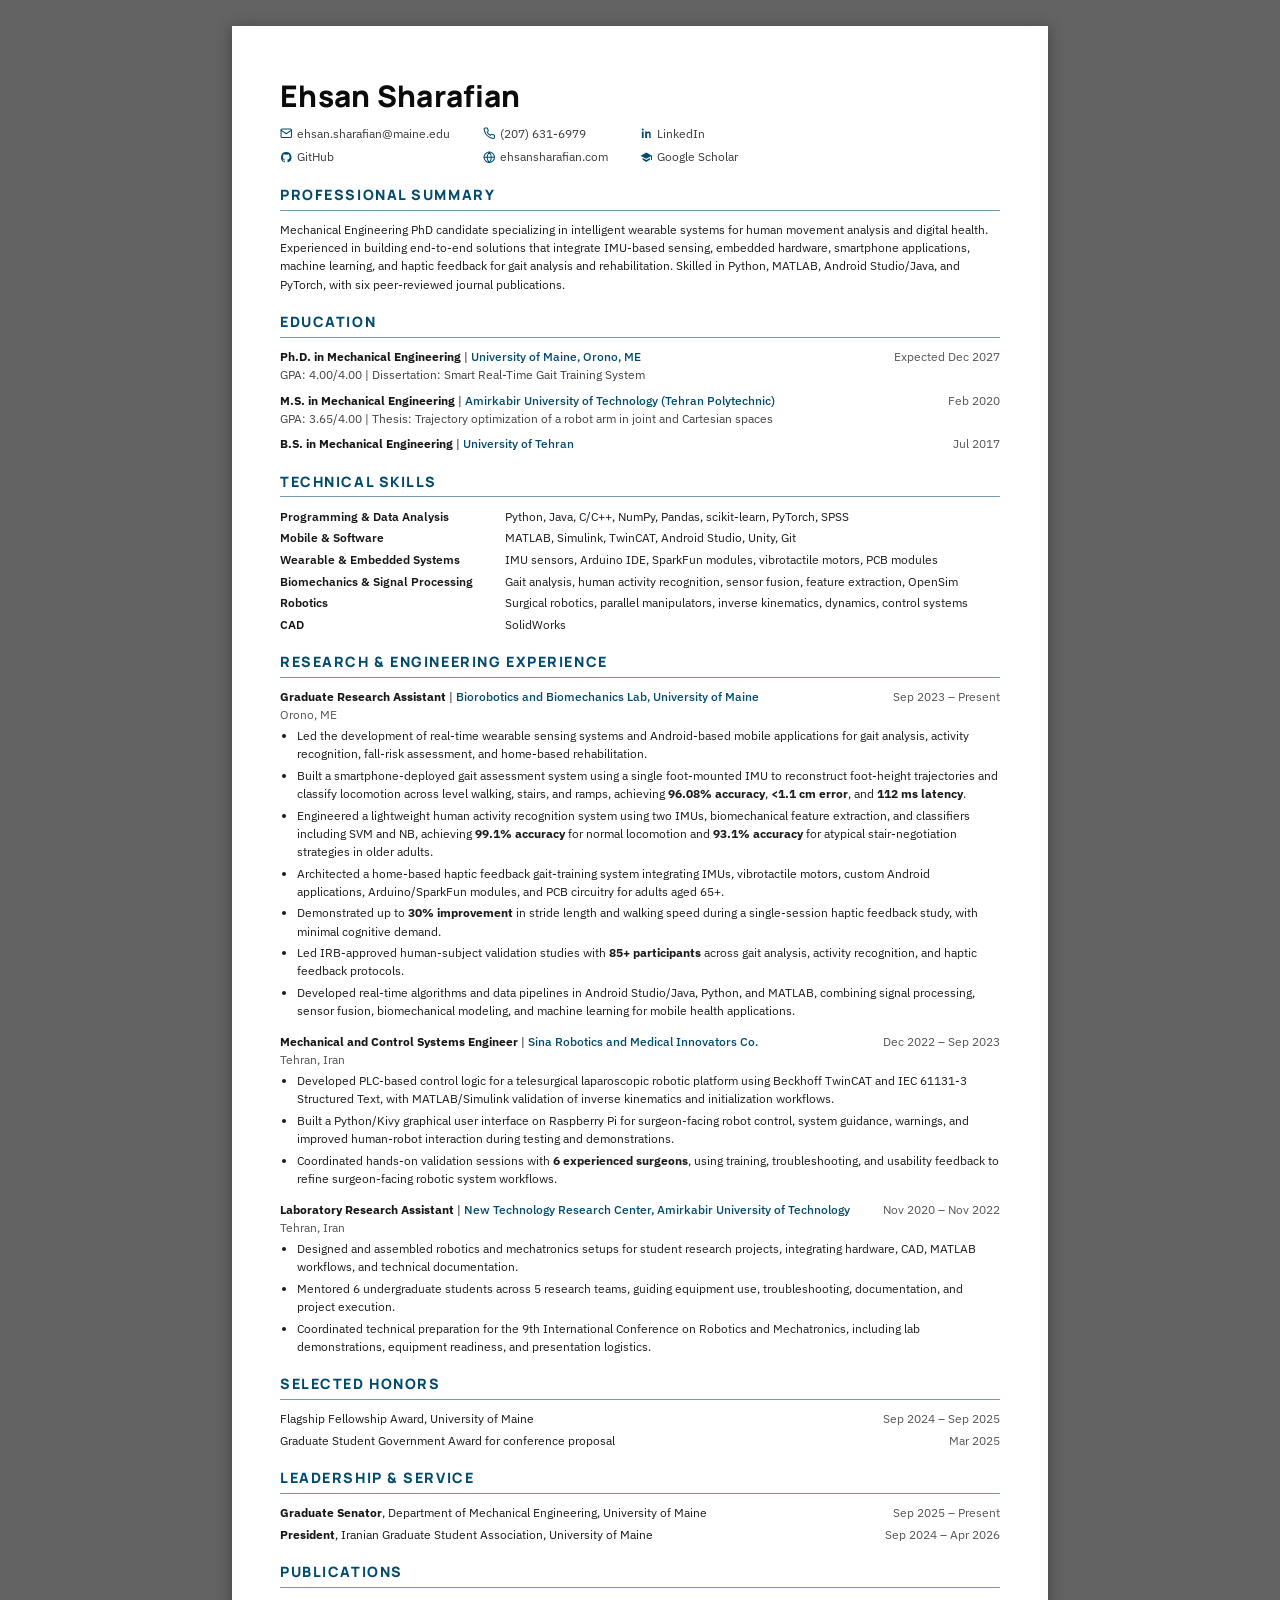
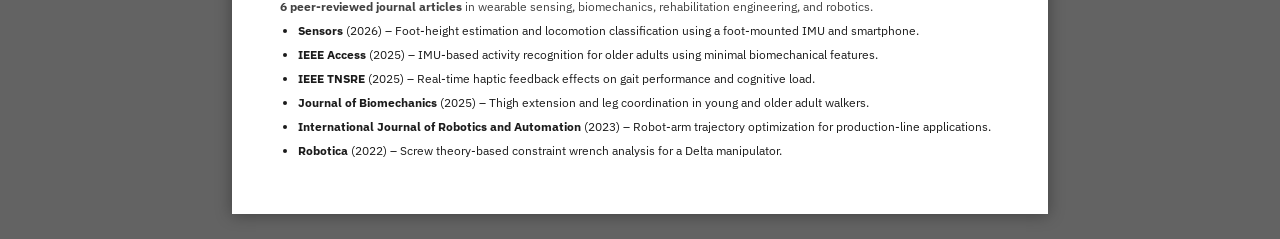
<file: index.html>
<!DOCTYPE html>
<html>
<head>
<meta charset="utf-8">
<title>Ehsan-Sharafian-Resume</title>
<link rel="preconnect" href="https://fonts.googleapis.com">
<link rel="preconnect" href="https://fonts.gstatic.com" crossorigin>
<link href="https://fonts.googleapis.com/css2?family=Manrope:wght@500;700;800&family=IBM+Plex+Sans:wght@400;500;600&display=swap" rel="stylesheet">
<style>
  * { box-sizing: border-box; }
  html, body { margin: 0; padding: 0; -webkit-font-smoothing: antialiased; }
  body { background: oklch(50% 0 0); padding: 25.51px 0; }

  @page { size: 8.5in 11in; margin: 0.5in; }

  .page {
    width: 8.5in;
    margin: 0 auto;
    background: white;
    padding: 0.5in;              /* border-box → 7.5in content, matches print printable width */
    font-family: 'IBM Plex Sans', sans-serif;
    font-size: 12.12px;
    line-height: 1.5;
    color: oklch(22% 0 0);
    box-shadow: 0 2.12px 14.88px rgba(0,0,0,0.35);
  }

  .section-title {
    font-family: 'Manrope', sans-serif;
    font-weight: 800;
    font-size: 14.24px;
    letter-spacing: 0.11em;
    text-transform: uppercase;
    color: oklch(38% 0.10 231);
    border-bottom: 1.71px solid oklch(38% 0.10 231 / 0.55);
    padding-bottom: 4.57px;
    margin: 0 0 10.31px 0;
    break-after: avoid;
  }
  .role-title { font-weight: 700; color: oklch(20% 0 0); }
  .role-org { font-weight: 500; color: oklch(38% 0.10 231); }
  .role-meta { font-size: 12.01px; color: oklch(45% 0 0); white-space: nowrap; }

  /* Two-column header row: flexible left content + fixed right-aligned date column */
  .hrow { display: flex; align-items: baseline; gap: 17.23px; }
  .hrow > :first-child { flex: 1 1 auto; min-width: 0; }
  .hrow > .role-meta { flex: 0 0 129.21px; text-align: right; }
  ul.bullets { margin: 3.40px 0 0 0; padding-left: 17.00px; }
  ul.bullets li { margin: 0 0 3.40px 0; }
  a { color: oklch(38% 0.10 231); text-decoration: none; }

  .entry {
  break-inside: avoid;
  page-break-inside: avoid;
}

  .contact-row a svg { display: block; width: 100%; height: 100%; }

  @media print {
    html, body { background: none !important; margin: 0 !important; padding: 0 !important; }
    .page { width: auto; margin: 0; padding: 0; box-shadow: none; }
  }
</style>
</head>
<body>

<div class="page">

  <div style="display:flex; align-items:baseline; justify-content:space-between; flex-wrap:wrap; gap:4.57px; margin-bottom:6.80px;">
    <h1 style="font-family:'Manrope',sans-serif; font-weight:800; font-size:29.77px; letter-spacing:0.01em; margin:0; color:oklch(15% 0 0);">Ehsan Sharafian</h1>
  </div>

  <div class="contact-row" style="font-size:11.70px; color:oklch(35% 0 0); margin-bottom:18.07px; display:grid; grid-template-columns:repeat(3, max-content); column-gap:32.54px; row-gap:5.74px;">
    <a href="mailto:ehsan.sharafian@maine.edu" target="_blank" rel="noopener" style="display:inline-flex; align-items:center; gap:4.57px; color:oklch(35% 0 0);">
      <span style="display:inline-flex; width:12.54px; height:12.54px; color:oklch(38% 0.10 231);"><svg viewBox="0 0 24 24" fill="none" stroke="currentColor" stroke-width="2" stroke-linecap="round" stroke-linejoin="round" width="100%" height="100%"><rect x="2" y="4" width="20" height="16" rx="2"></rect><path d="M2 6l10 7 10-7"></path></svg></span>
      <span>ehsan.sharafian@maine.edu</span>
    </a>
    <a href="tel:+12076316979" target="_blank" rel="noopener" style="display:inline-flex; align-items:center; gap:4.57px; color:oklch(35% 0 0);">
      <span style="display:inline-flex; width:12.54px; height:12.54px; color:oklch(38% 0.10 231);"><svg viewBox="0 0 24 24" fill="none" stroke="currentColor" stroke-width="2" stroke-linecap="round" stroke-linejoin="round" width="100%" height="100%"><path d="M22 16.92v3a2 2 0 0 1-2.18 2 19.79 19.79 0 0 1-8.63-3.07 19.5 19.5 0 0 1-6-6 19.79 19.79 0 0 1-3.07-8.67A2 2 0 0 1 4.11 2h3a2 2 0 0 1 2 1.72c.13.96.36 1.9.68 2.81a2 2 0 0 1-.45 2.11L8.09 9.91a16 16 0 0 0 6 6l1.27-1.27a2 2 0 0 1 2.11-.45c.91.32 1.85.55 2.81.68A2 2 0 0 1 22 16.92z"></path></svg></span>
      <span>(207) 631-6979</span>
    </a>
    <a href="https://linkedin.com/in/ehsan-sharafian-m" target="_blank" rel="noopener" style="display:inline-flex; align-items:center; gap:4.57px; color:oklch(35% 0 0);">
      <span style="display:inline-flex; width:12.54px; height:12.54px; color:oklch(38% 0.10 231);"><svg viewBox="0 0 24 24" fill="currentColor" width="100%" height="100%"><path d="M6.94 8.5H3.56V21h3.38V8.5zM5.25 3a1.96 1.96 0 1 0 0 3.92 1.96 1.96 0 0 0 0-3.92zM21 21h-3.37v-6.06c0-1.45-.03-3.31-2.02-3.31-2.02 0-2.33 1.58-2.33 3.2V21H9.9V8.5h3.24v1.71h.05c.45-.85 1.56-1.75 3.21-1.75 3.43 0 4.06 2.26 4.06 5.2V21z"></path></svg></span>
      <span>LinkedIn</span>
    </a>
    <a href="https://github.com/ehsansharafianm" target="_blank" rel="noopener" style="display:inline-flex; align-items:center; gap:4.57px; color:oklch(35% 0 0);">
      <span style="display:inline-flex; width:12.54px; height:12.54px; color:oklch(38% 0.10 231);"><svg viewBox="0 0 24 24" fill="currentColor" width="100%" height="100%"><path d="M12 2a10 10 0 0 0-3.16 19.49c.5.09.68-.22.68-.48v-1.7c-2.78.6-3.37-1.34-3.37-1.34-.46-1.16-1.11-1.47-1.11-1.47-.91-.62.07-.61.07-.61 1 .07 1.53 1.03 1.53 1.03.89 1.52 2.34 1.08 2.91.83.09-.65.35-1.09.63-1.34-2.22-.25-4.56-1.11-4.56-4.95 0-1.09.39-1.99 1.03-2.69-.1-.25-.45-1.27.1-2.64 0 0 .84-.27 2.75 1.03a9.5 9.5 0 0 1 5 0c1.9-1.3 2.75-1.03 2.75-1.03.55 1.37.2 2.39.1 2.64.64.7 1.03 1.6 1.03 2.69 0 3.85-2.34 4.7-4.57 4.94.36.31.68.92.68 1.85v2.74c0 .27.18.58.69.48A10 10 0 0 0 12 2z"></path></svg></span>
      <span>GitHub</span>
    </a>
    <a href="https://ehsansharafian.com" target="_blank" rel="noopener" style="display:inline-flex; align-items:center; gap:4.57px; color:oklch(35% 0 0);">
      <span style="display:inline-flex; width:12.54px; height:12.54px; color:oklch(38% 0.10 231);"><svg viewBox="0 0 24 24" fill="none" stroke="currentColor" stroke-width="2" stroke-linecap="round" stroke-linejoin="round" width="100%" height="100%"><circle cx="12" cy="12" r="10"></circle><path d="M2 12h20M12 2a15.3 15.3 0 0 1 4 10 15.3 15.3 0 0 1-4 10 15.3 15.3 0 0 1-4-10 15.3 15.3 0 0 1 4-10z"></path></svg></span>
      <span>ehsansharafian.com</span>
    </a>
    <a href="https://scholar.google.com/citations?user=IF_W5kkAAAAJ&hl=en&oi=ao" target="_blank" rel="noopener" style="display:inline-flex; align-items:center; gap:4.57px; color:oklch(35% 0 0);">
      <span style="display:inline-flex; width:12.54px; height:12.54px; color:oklch(38% 0.10 231);"><svg viewBox="0 0 24 24" fill="currentColor" width="100%" height="100%"><path d="M12 3 1 9l11 6 9-4.91V17h2V9L12 3z"></path><path d="M5 13.18v3.64L12 21l7-4.18v-3.64L12 17l-7-3.82z"></path></svg></span>
      <span>Google Scholar</span>
    </a>
  </div>

  <div style="margin-bottom:17.00px;">
    <div class="section-title">Professional Summary</div>
    <p style="margin:0; text-wrap:pretty;">Mechanical Engineering PhD candidate specializing in intelligent wearable systems for human movement analysis and digital health. Experienced in building end-to-end solutions that integrate IMU-based sensing, embedded hardware, smartphone applications, machine learning, and haptic feedback for gait analysis and rehabilitation. Skilled in Python, MATLAB, Android Studio/Java, and PyTorch, with six peer-reviewed journal publications.</p>
  </div>

  <div style="margin-bottom:17.00px;">
    <div class="section-title">Education</div>
    <div style="margin-bottom:7.97px;" class="entry">
      <div class="hrow">
        <div><span class="role-title">Ph.D. in Mechanical Engineering</span><span> | </span><span class="role-org">University of Maine, Orono, ME</span></div>
        <div class="role-meta">Expected Dec 2027</div>
      </div>
      <div style="font-size:11.70px; color:oklch(38% 0 0);">GPA: 4.00/4.00 | Dissertation: Smart Real-Time Gait Training System</div>
    </div>
    <div style="margin-bottom:7.97px;" class="entry">
      <div class="hrow">
        <div><span class="role-title">M.S. in Mechanical Engineering</span><span> | </span><span class="role-org">Amirkabir University of Technology (Tehran Polytechnic)</span></div>
        <div class="role-meta">Feb 2020</div>
      </div>
      <div style="font-size:11.70px; color:oklch(38% 0 0);">GPA: 3.65/4.00 | Thesis: Trajectory optimization of a robot arm in joint and Cartesian spaces</div>
    </div>
    <div style="margin-bottom:7.97px;" class="entry">
      <div class="hrow">
        <div><span class="role-title">B.S. in Mechanical Engineering</span><span> | </span><span class="role-org">University of Tehran</span></div>
        <div class="role-meta">Jul 2017</div>
      </div>
      <div style="font-size:11.70px; color:oklch(38% 0 0);"></div>
    </div>
  </div>

  <div style="margin-bottom:17.00px;" class="entry">
    <div class="section-title">Technical Skills</div>
    <div style="display:flex; gap:6.80px; margin-bottom:3.40px;">
      <div style="font-weight:600; color:oklch(20% 0 0); flex:0 0 217.92px;">Programming &amp; Data Analysis</div>
      <div>Python, Java, C/C++, NumPy, Pandas, scikit-learn, PyTorch, SPSS</div>
    </div>
    <div style="display:flex; gap:6.80px; margin-bottom:3.40px;">
      <div style="font-weight:600; color:oklch(20% 0 0); flex:0 0 217.92px;">Mobile &amp; Software</div>
      <div>MATLAB, Simulink, TwinCAT, Android Studio, Unity, Git</div>
    </div>
    <div style="display:flex; gap:6.80px; margin-bottom:3.40px;">
      <div style="font-weight:600; color:oklch(20% 0 0); flex:0 0 217.92px;">Wearable &amp; Embedded Systems</div>
      <div>IMU sensors, Arduino IDE, SparkFun modules, vibrotactile motors, PCB modules</div>
    </div>
    <div style="display:flex; gap:6.80px; margin-bottom:3.40px;">
      <div style="font-weight:600; color:oklch(20% 0 0); flex:0 0 217.92px;">Biomechanics &amp; Signal Processing</div>
      <div>Gait analysis, human activity recognition, sensor fusion, feature extraction, OpenSim</div>
    </div>
    <div style="display:flex; gap:6.80px; margin-bottom:3.40px;">
      <div style="font-weight:600; color:oklch(20% 0 0); flex:0 0 217.92px;">Robotics</div>
      <div>Surgical robotics, parallel manipulators, inverse kinematics, dynamics, control systems</div>
    </div>
    <div style="display:flex; gap:6.80px; margin-bottom:3.40px;">
      <div style="font-weight:600; color:oklch(20% 0 0); flex:0 0 217.92px;">CAD</div>
      <div>SolidWorks</div>
    </div>
  </div>

  <div style="margin-bottom:17.00px;">
    <div class="section-title">Research &amp; Engineering Experience</div>

    <div style="margin-bottom:12.76px;">
      <div class="hrow">
        <div><span class="role-title">Graduate Research Assistant</span><span> | </span><span class="role-org">Biorobotics and Biomechanics Lab, University of Maine</span></div>
        <div class="role-meta">Sep 2023 – Present</div>
      </div>
        <div style="font-size:11.70px; color:oklch(45% 0 0);">Orono, ME</div>
        <ul class="bullets">

          <li style="text-wrap:pretty;">Led the development of real-time wearable sensing systems and Android-based mobile applications for gait analysis, activity recognition, fall-risk assessment, and home-based rehabilitation.</li>
          <li style="text-wrap:pretty;">Built a smartphone-deployed gait assessment system using a single foot-mounted IMU to reconstruct foot-height trajectories and classify locomotion across level walking, stairs, and ramps, achieving <b>96.08% accuracy</b>, <b>&lt;1.1 cm error</b>, and <b>112 ms latency</b>.</li>
          
          <li style="text-wrap:pretty;">Engineered a lightweight human activity recognition system using two IMUs, biomechanical feature extraction, and classifiers including SVM and NB, achieving <b>99.1% accuracy</b> for normal locomotion and <b>93.1% accuracy</b> for atypical stair-negotiation strategies in older adults.</li>

          <li style="text-wrap:pretty;">Architected a home-based haptic feedback gait-training system integrating IMUs, vibrotactile motors, custom Android applications, Arduino/SparkFun modules, and PCB circuitry for adults aged 65+.</li>

          <li style="text-wrap:pretty;">Demonstrated up to <b>30% improvement</b> in stride length and walking speed during a single-session haptic feedback study, with minimal cognitive demand.</li>

          <li style="text-wrap:pretty;">Led IRB-approved human-subject validation studies with <b>85+ participants</b> across gait analysis, activity recognition, and haptic feedback protocols.</li>

          <li style="text-wrap:pretty;">Developed real-time algorithms and data pipelines in Android Studio/Java, Python, and MATLAB, combining signal processing, sensor fusion, biomechanical modeling, and machine learning for mobile health applications.</li>

        </ul>
    </div>

    <div style="margin-bottom:12.76px;" class="entry">
      <div class="hrow">
        <div><span class="role-title">Mechanical and Control Systems Engineer</span><span> | </span><span class="role-org">Sina Robotics and Medical Innovators Co.</span></div>
        <div class="role-meta">Dec 2022 – Sep 2023</div>
      </div>
      <div style="font-size:11.70px; color:oklch(45% 0 0);">Tehran, Iran</div>
      <ul class="bullets">
        <li style="text-wrap:pretty;">Developed PLC-based control logic for a telesurgical laparoscopic robotic platform using Beckhoff TwinCAT and IEC 61131-3 Structured Text, with MATLAB/Simulink validation of inverse kinematics and initialization workflows.</li>
        <li style="text-wrap:pretty;">Built a Python/Kivy graphical user interface on Raspberry Pi for surgeon-facing robot control, system guidance, warnings, and improved human-robot interaction during testing and demonstrations.</li>
        <li style="text-wrap:pretty;">Coordinated hands-on validation sessions with <b>6 experienced surgeons</b>, using training, troubleshooting, and usability feedback to refine surgeon-facing robotic system workflows.</li>
      </ul>
    </div>

    <div style="margin-bottom:12.76px;" class="entry">
      <div class="hrow">
        <div><span class="role-title">Laboratory Research Assistant</span><span> | </span><span class="role-org">New Technology Research Center, Amirkabir University of Technology</span></div>
        <div class="role-meta">Nov 2020 – Nov 2022</div>
      </div>
      <div style="font-size:11.70px; color:oklch(45% 0 0);">Tehran, Iran</div>
      <ul class="bullets">
        <li style="text-wrap:pretty;">Designed and assembled robotics and mechatronics setups for student research projects, integrating hardware, CAD, MATLAB workflows, and technical documentation.</li>
        <li style="text-wrap:pretty;">Mentored 6 undergraduate students across 5 research teams, guiding equipment use, troubleshooting, documentation, and project execution.</li>
        <li style="text-wrap:pretty;">Coordinated technical preparation for the 9th International Conference on Robotics and Mechatronics, including lab demonstrations, equipment readiness, and presentation logistics.</li>
      </ul>
    </div>
  </div>

  <div style="margin-bottom:17.00px;" class="entry">
    <div class="section-title">Selected Honors</div>
    <div class="hrow">
      <div>Flagship Fellowship Award, University of Maine</div>
      <div class="role-meta">Sep 2024 &ndash; Sep 2025</div>
    </div>
    <div class="hrow" style="margin-top:3.40px;">
      <div>Graduate Student Government Award for conference proposal</div>
      <div class="role-meta">Mar 2025</div>
    </div>
  </div>

  <div style="margin-bottom:17.00px;" class="entry">
    <div class="section-title">Leadership &amp; Service</div>
    <div class="hrow">
      <div><span class="role-title">Graduate Senator</span>, Department of Mechanical Engineering, University of Maine</div>
      <div class="role-meta">Sep 2025 &ndash; Present</div>
    </div>
    <div class="hrow" style="margin-top:3.40px;">
      <div><span class="role-title">President</span>, Iranian Graduate Student Association, University of Maine</div>
      <div class="role-meta">Sep 2024 &ndash; Apr 2026</div>
    </div>
  </div>

  <div>
  <div class="section-title">Publications</div>
  <p style="margin:0 0 6.80px 0; color:oklch(38% 0 0); font-size:11.70px;">
    <strong>6 peer-reviewed journal articles</strong> in wearable sensing, biomechanics, rehabilitation engineering, and robotics.
  </p>

  <ul style="margin:0; padding-left:18.07px;">
    <li style="margin-bottom:5.74px; text-wrap:pretty;"><strong>Sensors</strong> (2026) – Foot-height estimation and locomotion classification using a foot-mounted IMU and smartphone.</li>

    <li style="margin-bottom:5.74px; text-wrap:pretty;"><strong>IEEE Access</strong> (2025) – IMU-based activity recognition for older adults using minimal biomechanical features.</li>

    <li style="margin-bottom:5.74px; text-wrap:pretty;"><strong>IEEE TNSRE</strong> (2025) – Real-time haptic feedback effects on gait performance and cognitive load.</li>

    <li style="margin-bottom:5.74px; text-wrap:pretty;"><strong>Journal of Biomechanics</strong> (2025) – Thigh extension and leg coordination in young and older adult walkers.</li>

    <li style="margin-bottom:5.74px; text-wrap:pretty;"><strong>International Journal of Robotics and Automation</strong> (2023) – Robot-arm trajectory optimization for production-line applications.</li>

    <li style="margin-bottom:5.74px; text-wrap:pretty;"><strong>Robotica</strong> (2022) – Screw theory-based constraint wrench analysis for a Delta manipulator.</li>
  </ul>
</div>

</div>

</body>
</html>
</file>
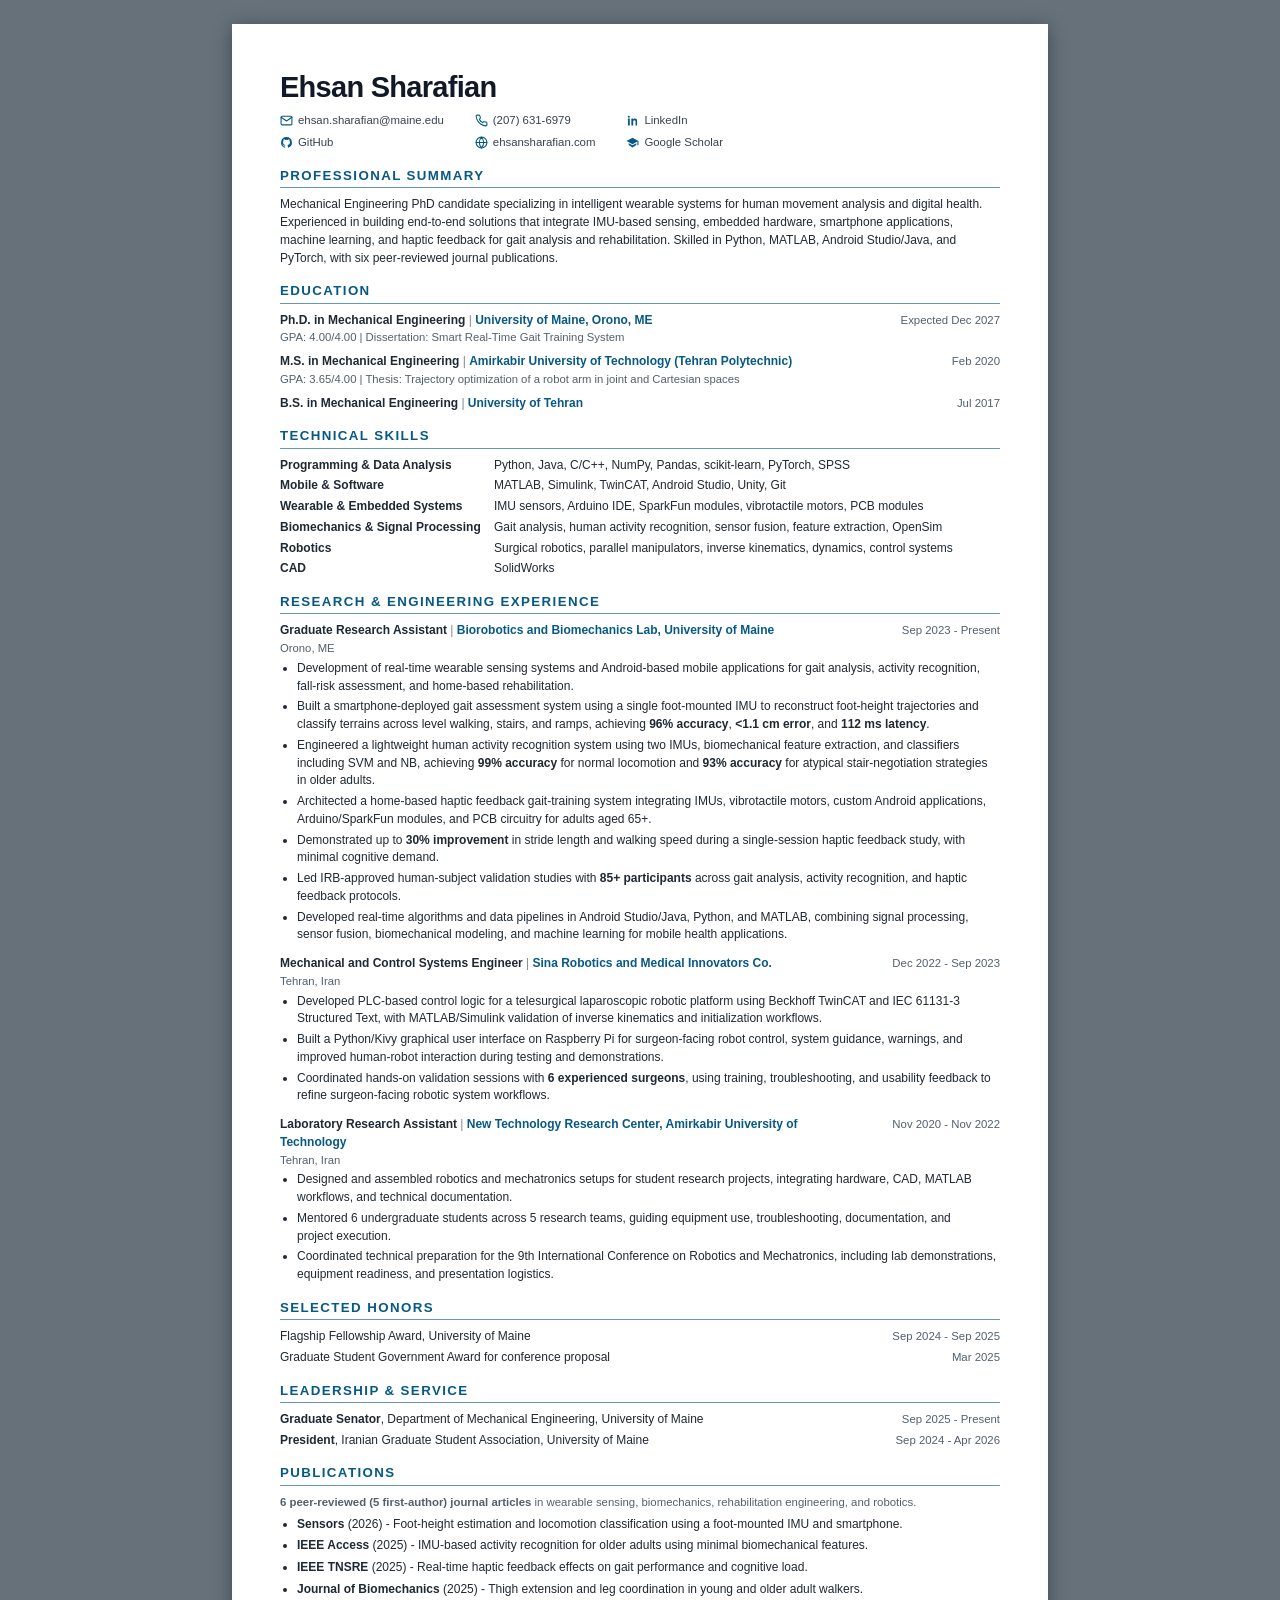
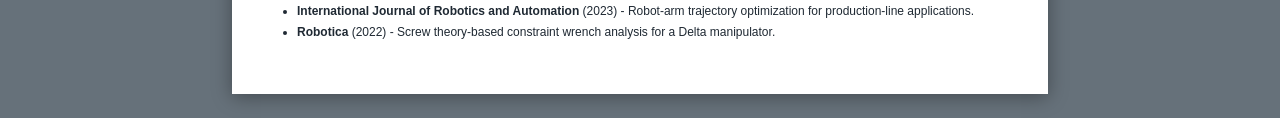
<file: manual-version/index.html>
<!doctype html>
<html lang="en">
<head>
  <meta charset="utf-8">
  <meta name="viewport" content="width=device-width, initial-scale=1">
  <meta name="generator" content="Ehsan's YAML resume renderer">
  <title>Ehsan Sharafian - Resume</title>
  <style>
:root {
  --ink: #1f2933;
  --muted: #52606d;
  --accent: #075985;
  --accent-soft: #7aa7be;
  --paper: #ffffff;
  --canvas: #66717a;
}

* {
  box-sizing: border-box;
}

html,
body {
  margin: 0;
  padding: 0;
}

body {
  background: var(--canvas);
  color: var(--ink);
  font-family: Aptos, "Segoe UI", Arial, sans-serif;
  font-size: 12px;
  line-height: 1.48;
  padding: 24px 0;
  -webkit-font-smoothing: antialiased;
}

.resume {
  background: var(--paper);
  box-shadow: 0 3px 18px rgb(0 0 0 / 35%);
  margin: 0 auto;
  padding: 0.5in;
  width: 8.5in;
}

.resume-header {
  margin-bottom: 16px;
}

h1 {
  color: #111827;
  font-size: 29px;
  font-weight: 750;
  letter-spacing: -0.025em;
  line-height: 1.08;
  margin: 0;
}

.contact-grid {
  margin-top: 9px;
  display: grid;
  grid-template-columns: repeat(3, max-content);
  column-gap: 31px;
  row-gap: 5px;
}

.contact-item {
  align-items: center;
  color: #364152;
  display: inline-flex;
  font-size: 11.4px;
  gap: 5px;
  text-decoration: none;
}

.contact-icon {
  color: var(--accent);
  display: inline-flex;
  height: 13px;
  width: 13px;
}

.contact-icon svg {
  fill: none;
  height: 100%;
  stroke: currentColor;
  stroke-linecap: round;
  stroke-linejoin: round;
  stroke-width: 2;
  width: 100%;
}

.contact-icon svg.filled {
  fill: currentColor;
  stroke: none;
}

section {
  margin-bottom: 15px;
}

section:last-child {
  margin-bottom: 0;
}

h2 {
  border-bottom: 1.6px solid color-mix(in srgb, var(--accent) 62%, transparent);
  break-after: avoid;
  color: var(--accent);
  font-size: 13.3px;
  font-weight: 750;
  letter-spacing: 0.105em;
  line-height: 1.3;
  margin: 0 0 8px;
  padding-bottom: 3px;
  text-transform: uppercase;
}

p {
  margin: 0;
}

.summary {
  text-wrap: pretty;
}

.entry {
  break-inside: avoid;
  margin-bottom: 7px;
}

.entry:last-child {
  margin-bottom: 0;
}

.entry-heading,
.dated-row {
  align-items: baseline;
  display: grid;
  gap: 15px;
  grid-template-columns: minmax(0, 1fr) 134px;
}

.organization {
  color: var(--accent);
  font-weight: 550;
}

.separator {
  color: #7b8794;
}

.date {
  color: var(--muted);
  font-size: 11.4px;
  text-align: right;
  white-space: nowrap;
}

.supporting,
.location {
  color: var(--muted);
  font-size: 11.3px;
}

.skills-section {
  break-inside: avoid;
}

.skill-row {
  display: grid;
  gap: 8px;
  grid-template-columns: 206px minmax(0, 1fr);
  margin-bottom: 3px;
}

.skill-row:last-child {
  margin-bottom: 0;
}

.experience-entry {
  break-inside: avoid;
  margin-bottom: 11px;
}

.experience-entry:first-of-type {
  break-inside: auto;
}

.experience-entry:last-child {
  margin-bottom: 0;
}

ul {
  margin: 3px 0 0;
  padding-left: 17px;
}

li {
  margin-bottom: 3px;
  text-wrap: pretty;
}

li:last-child {
  margin-bottom: 0;
}

.dated-row {
  margin-bottom: 3px;
}

.dated-row:last-child {
  margin-bottom: 0;
}

.publication-summary {
  color: var(--muted);
  font-size: 11.4px;
  margin-bottom: 5px;
}

.publications-section li {
  margin-bottom: 4px;
}

a:hover {
  text-decoration: underline;
}

@page {
  margin: 0.5in;
  size: letter;
}

@media print {
  :root {
    --canvas: #ffffff;
  }

  html,
  body {
    background: #ffffff;
    margin: 0;
    padding: 0;
  }

  .resume {
    box-shadow: none;
    margin: 0;
    padding: 0;
    width: auto;
  }

  a {
    color: inherit;
  }
}

  </style>
</head>
<body>

  <main class="resume">
    <header class="resume-header">
      <h1>Ehsan Sharafian</h1>
      <div class="contact-grid">
          <a class="contact-item" href="mailto:ehsan.sharafian@maine.edu" target="_blank" rel="noopener noreferrer">
            <span class="contact-icon">      <svg viewBox="0 0 24 24" aria-hidden="true"><rect x="2" y="4" width="20" height="16" rx="2"></rect><path d="M2 6l10 7 10-7"></path></svg>
</span>
            <span>ehsan.sharafian@maine.edu</span>
          </a>
          <a class="contact-item" href="tel:+12076316979" target="_blank" rel="noopener noreferrer">
            <span class="contact-icon">      <svg viewBox="0 0 24 24" aria-hidden="true"><path d="M22 16.92v3a2 2 0 0 1-2.18 2 19.79 19.79 0 0 1-8.63-3.07 19.5 19.5 0 0 1-6-6 19.79 19.79 0 0 1-3.07-8.67A2 2 0 0 1 4.11 2h3a2 2 0 0 1 2 1.72c.13.96.36 1.9.68 2.81a2 2 0 0 1-.45 2.11L8.09 9.91a16 16 0 0 0 6 6l1.27-1.27a2 2 0 0 1 2.11-.45c.91.32 1.85.55 2.81.68A2 2 0 0 1 22 16.92z"></path></svg>
</span>
            <span>(207) 631-6979</span>
          </a>
          <a class="contact-item" href="https://linkedin.com/in/ehsan-sharafian-m" target="_blank" rel="noopener noreferrer">
            <span class="contact-icon">      <svg viewBox="0 0 24 24" aria-hidden="true" class="filled"><path d="M6.94 8.5H3.56V21h3.38V8.5zM5.25 3a1.96 1.96 0 1 0 0 3.92 1.96 1.96 0 0 0 0-3.92zM21 21h-3.37v-6.06c0-1.45-.03-3.31-2.02-3.31-2.02 0-2.33 1.58-2.33 3.2V21H9.9V8.5h3.24v1.71h.05c.45-.85 1.56-1.75 3.21-1.75 3.43 0 4.06 2.26 4.06 5.2V21z"></path></svg>
</span>
            <span>LinkedIn</span>
          </a>
          <a class="contact-item" href="https://github.com/ehsansharafianm" target="_blank" rel="noopener noreferrer">
            <span class="contact-icon">      <svg viewBox="0 0 24 24" aria-hidden="true" class="filled"><path d="M12 2a10 10 0 0 0-3.16 19.49c.5.09.68-.22.68-.48v-1.7c-2.78.6-3.37-1.34-3.37-1.34-.46-1.16-1.11-1.47-1.11-1.47-.91-.62.07-.61.07-.61 1 .07 1.53 1.03 1.53 1.03.89 1.52 2.34 1.08 2.91.83.09-.65.35-1.09.63-1.34-2.22-.25-4.56-1.11-4.56-4.95 0-1.09.39-1.99 1.03-2.69-.1-.25-.45-1.27.1-2.64 0 0 .84-.27 2.75 1.03a9.5 9.5 0 0 1 5 0c1.9-1.3 2.75-1.03 2.75-1.03.55 1.37.2 2.39.1 2.64.64.7 1.03 1.6 1.03 2.69 0 3.85-2.34 4.7-4.57 4.94.36.31.68.92.68 1.85v2.74c0 .27.18.58.69.48A10 10 0 0 0 12 2z"></path></svg>
</span>
            <span>GitHub</span>
          </a>
          <a class="contact-item" href="https://ehsansharafian.com" target="_blank" rel="noopener noreferrer">
            <span class="contact-icon">      <svg viewBox="0 0 24 24" aria-hidden="true"><circle cx="12" cy="12" r="10"></circle><path d="M2 12h20M12 2a15.3 15.3 0 0 1 4 10 15.3 15.3 0 0 1-4 10 15.3 15.3 0 0 1-4-10 15.3 15.3 0 0 1 4-10z"></path></svg>
</span>
            <span>ehsansharafian.com</span>
          </a>
          <a class="contact-item" href="https://scholar.google.com/citations?user=IF_W5kkAAAAJ&hl=en&oi=ao" target="_blank" rel="noopener noreferrer">
            <span class="contact-icon">      <svg viewBox="0 0 24 24" aria-hidden="true" class="filled"><path d="M12 3 1 9l11 6 9-4.91V17h2V9L12 3z"></path><path d="M5 13.18v3.64L12 21l7-4.18v-3.64L12 17l-7-3.82z"></path></svg>
</span>
            <span>Google Scholar</span>
          </a>
      </div>
    </header>

    <section>
      <h2>Professional Summary</h2>
      <p class="summary">Mechanical Engineering PhD candidate specializing in intelligent wearable systems for human movement analysis and digital health. Experienced in building end-to-end solutions that integrate IMU-based sensing, embedded hardware, smartphone applications, machine learning, and haptic feedback for gait analysis and rehabilitation. Skilled in Python, MATLAB, Android Studio/Java, and PyTorch, with six peer-reviewed journal publications.</p>
    </section>

    <section>
      <h2>Education</h2>
        <article class="entry compact-entry">
          <div class="entry-heading">
            <div><strong>Ph.D. in Mechanical Engineering</strong><span class="separator"> | </span><span class="organization">University of Maine, Orono, ME</span></div>
            <div class="date">Expected Dec 2027</div>
          </div>
<div class="supporting">GPA: 4.00/4.00 | Dissertation: Smart Real-Time Gait Training System</div>        </article>
        <article class="entry compact-entry">
          <div class="entry-heading">
            <div><strong>M.S. in Mechanical Engineering</strong><span class="separator"> | </span><span class="organization">Amirkabir University of Technology (Tehran Polytechnic)</span></div>
            <div class="date">Feb 2020</div>
          </div>
<div class="supporting">GPA: 3.65/4.00 | Thesis: Trajectory optimization of a robot arm in joint and Cartesian spaces</div>        </article>
        <article class="entry compact-entry">
          <div class="entry-heading">
            <div><strong>B.S. in Mechanical Engineering</strong><span class="separator"> | </span><span class="organization">University of Tehran</span></div>
            <div class="date">Jul 2017</div>
          </div>
        </article>
    </section>

    <section class="skills-section">
      <h2>Technical Skills</h2>
        <div class="skill-row">
          <strong>Programming & Data Analysis</strong>
          <span>Python, Java, C/C++, NumPy, Pandas, scikit-learn, PyTorch, SPSS</span>
        </div>
        <div class="skill-row">
          <strong>Mobile & Software</strong>
          <span>MATLAB, Simulink, TwinCAT, Android Studio, Unity, Git</span>
        </div>
        <div class="skill-row">
          <strong>Wearable & Embedded Systems</strong>
          <span>IMU sensors, Arduino IDE, SparkFun modules, vibrotactile motors, PCB modules</span>
        </div>
        <div class="skill-row">
          <strong>Biomechanics & Signal Processing</strong>
          <span>Gait analysis, human activity recognition, sensor fusion, feature extraction, OpenSim</span>
        </div>
        <div class="skill-row">
          <strong>Robotics</strong>
          <span>Surgical robotics, parallel manipulators, inverse kinematics, dynamics, control systems</span>
        </div>
        <div class="skill-row">
          <strong>CAD</strong>
          <span>SolidWorks</span>
        </div>
    </section>

    <section>
      <h2>Research &amp; Engineering Experience</h2>
        <article class="experience-entry">
          <div class="entry-heading">
            <div><strong>Graduate Research Assistant</strong><span class="separator"> | </span><span class="organization">Biorobotics and Biomechanics Lab, University of Maine</span></div>
            <div class="date">Sep 2023 - Present</div>
          </div>
<div class="location">Orono, ME</div>          <ul>
              <li>Development of real-time wearable sensing systems and Android-based mobile applications for gait analysis, activity recognition, fall-risk assessment, and home-based rehabilitation.</li>
              <li>Built a smartphone-deployed gait assessment system using a single foot-mounted IMU to reconstruct foot-height trajectories and classify terrains across level walking, stairs, and ramps, achieving <strong>96% accuracy</strong>, <strong>&lt;1.1 cm error</strong>, and <strong>112 ms latency</strong>.</li>
              <li>Engineered a lightweight human activity recognition system using two IMUs, biomechanical feature extraction, and classifiers including SVM and NB, achieving <strong>99% accuracy</strong> for normal locomotion and <strong>93% accuracy</strong> for atypical stair-negotiation strategies in older adults.</li>
              <li>Architected a home-based haptic feedback gait-training system integrating IMUs, vibrotactile motors, custom Android applications, Arduino/SparkFun modules, and PCB circuitry for adults aged 65+.</li>
              <li>Demonstrated up to <strong>30% improvement</strong> in stride length and walking speed during a single-session haptic feedback study, with minimal cognitive demand.</li>
              <li>Led IRB-approved human-subject validation studies with <strong>85+ participants</strong> across gait analysis, activity recognition, and haptic feedback protocols.</li>
              <li>Developed real-time algorithms and data pipelines in Android Studio/Java, Python, and MATLAB, combining signal processing, sensor fusion, biomechanical modeling, and machine learning for mobile health applications.</li>
          </ul>
        </article>
        <article class="experience-entry">
          <div class="entry-heading">
            <div><strong>Mechanical and Control Systems Engineer</strong><span class="separator"> | </span><span class="organization">Sina Robotics and Medical Innovators Co.</span></div>
            <div class="date">Dec 2022 - Sep 2023</div>
          </div>
<div class="location">Tehran, Iran</div>          <ul>
              <li>Developed PLC-based control logic for a telesurgical laparoscopic robotic platform using Beckhoff TwinCAT and IEC 61131-3 Structured Text, with MATLAB/Simulink validation of inverse kinematics and initialization workflows.</li>
              <li>Built a Python/Kivy graphical user interface on Raspberry Pi for surgeon-facing robot control, system guidance, warnings, and improved human-robot interaction during testing and demonstrations.</li>
              <li>Coordinated hands-on validation sessions with <strong>6 experienced surgeons</strong>, using training, troubleshooting, and usability feedback to refine surgeon-facing robotic system workflows.</li>
          </ul>
        </article>
        <article class="experience-entry">
          <div class="entry-heading">
            <div><strong>Laboratory Research Assistant</strong><span class="separator"> | </span><span class="organization">New Technology Research Center, Amirkabir University of Technology</span></div>
            <div class="date">Nov 2020 - Nov 2022</div>
          </div>
<div class="location">Tehran, Iran</div>          <ul>
              <li>Designed and assembled robotics and mechatronics setups for student research projects, integrating hardware, CAD, MATLAB workflows, and technical documentation.</li>
              <li>Mentored 6 undergraduate students across 5 research teams, guiding equipment use, troubleshooting, documentation, and project execution.</li>
              <li>Coordinated technical preparation for the 9th International Conference on Robotics and Mechatronics, including lab demonstrations, equipment readiness, and presentation logistics.</li>
          </ul>
        </article>
    </section>

    <section>
      <h2>Selected Honors</h2>
        <div class="dated-row">
          <span>Flagship Fellowship Award, University of Maine</span>
          <span class="date">Sep 2024 - Sep 2025</span>
        </div>
        <div class="dated-row">
          <span>Graduate Student Government Award for conference proposal</span>
          <span class="date">Mar 2025</span>
        </div>
    </section>

    <section>
      <h2>Leadership &amp; Service</h2>
        <div class="dated-row">
          <span><strong>Graduate Senator</strong>, Department of Mechanical Engineering, University of Maine</span>
          <span class="date">Sep 2025 - Present</span>
        </div>
        <div class="dated-row">
          <span><strong>President</strong>, Iranian Graduate Student Association, University of Maine</span>
          <span class="date">Sep 2024 - Apr 2026</span>
        </div>
    </section>

    <section class="publications-section">
      <h2>Publications</h2>
      <p class="publication-summary"><strong>6 peer-reviewed (5 first-author) journal articles</strong> in wearable sensing, biomechanics, rehabilitation engineering, and robotics.</p>
      <ul>
          <li><strong>Sensors</strong> (2026) - Foot-height estimation and locomotion classification using a foot-mounted IMU and smartphone.</li>
          <li><strong>IEEE Access</strong> (2025) - IMU-based activity recognition for older adults using minimal biomechanical features.</li>
          <li><strong>IEEE TNSRE</strong> (2025) - Real-time haptic feedback effects on gait performance and cognitive load.</li>
          <li><strong>Journal of Biomechanics</strong> (2025) - Thigh extension and leg coordination in young and older adult walkers.</li>
          <li><strong>International Journal of Robotics and Automation</strong> (2023) - Robot-arm trajectory optimization for production-line applications.</li>
          <li><strong>Robotica</strong> (2022) - Screw theory-based constraint wrench analysis for a Delta manipulator.</li>
      </ul>
    </section>
  </main>
</body>
</html>
</file>
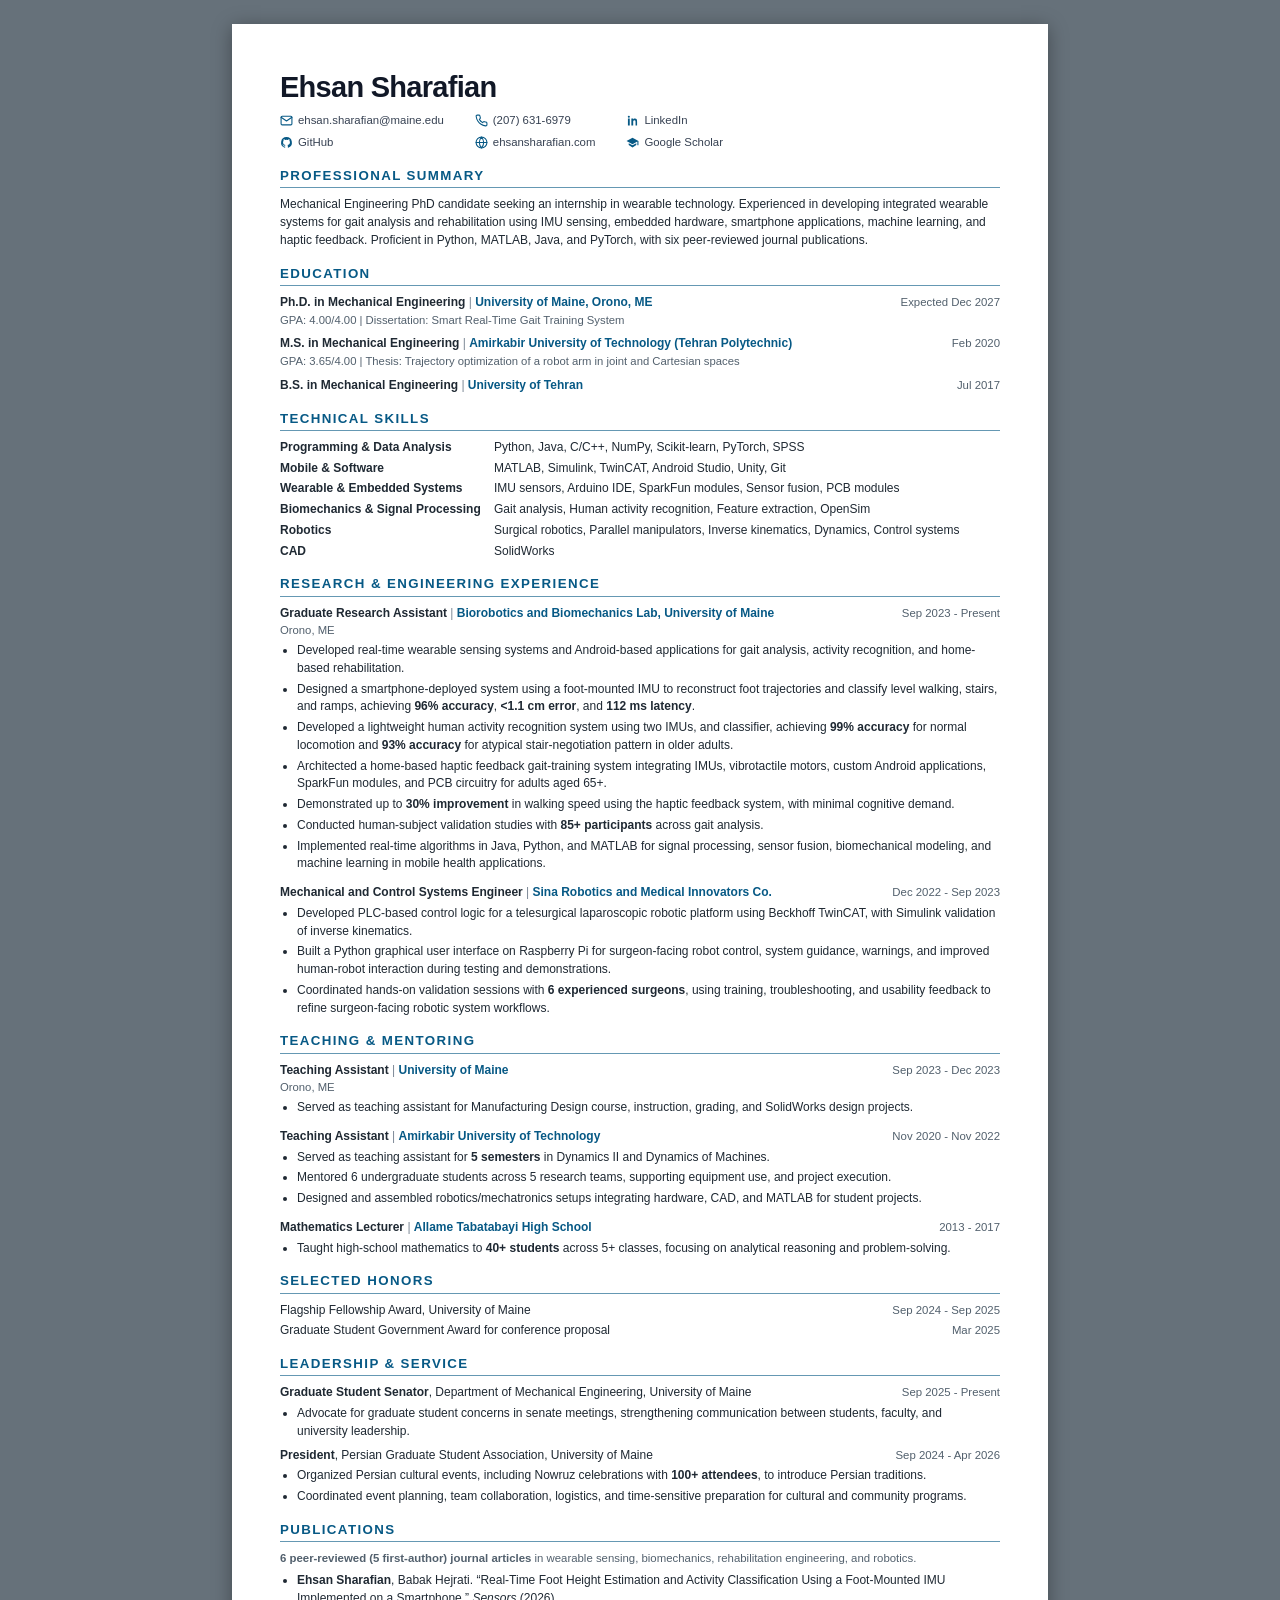
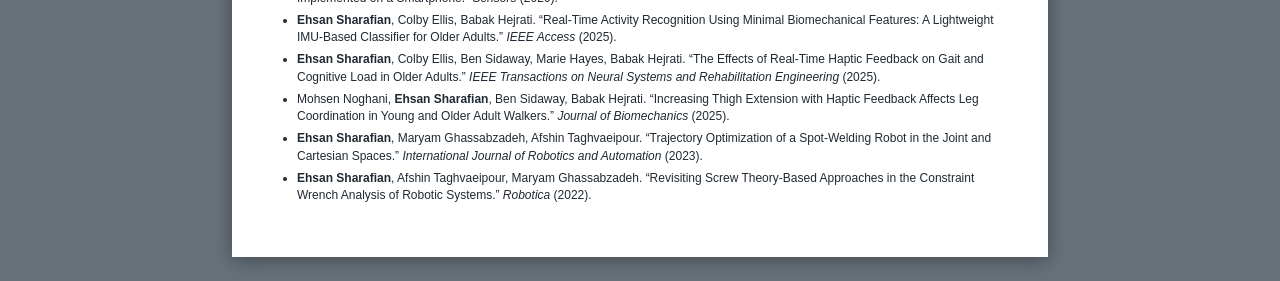
<file: system/index.html>
<!doctype html>
<html lang="en">
<head>
  <meta charset="utf-8">
  <meta name="viewport" content="width=device-width, initial-scale=1">
  <meta name="generator" content="Ehsan's YAML resume renderer">
  <title>Ehsan Sharafian - Resume</title>
  <style>
:root {
  --ink: #1f2933;
  --muted: #52606d;
  --accent: #075985;
  --accent-soft: #7aa7be;
  --paper: #ffffff;
  --canvas: #66717a;
}

* {
  box-sizing: border-box;
}

html,
body {
  margin: 0;
  padding: 0;
}

body {
  background: var(--canvas);
  color: var(--ink);
  font-family: Aptos, "Segoe UI", Arial, sans-serif;
  font-size: 12px;
  line-height: 1.48;
  padding: 24px 0;
  -webkit-font-smoothing: antialiased;
}

.resume {
  background: var(--paper);
  box-shadow: 0 3px 18px rgb(0 0 0 / 35%);
  margin: 0 auto;
  padding: 0.5in;
  width: 8.5in;
}

.resume-header {
  margin-bottom: 16px;
}

h1 {
  color: #111827;
  font-size: 29px;
  font-weight: 750;
  letter-spacing: -0.025em;
  line-height: 1.08;
  margin: 0;
}

.contact-grid {
  margin-top: 9px;
  display: grid;
  grid-template-columns: repeat(3, max-content);
  column-gap: 31px;
  row-gap: 5px;
}

.contact-item {
  align-items: center;
  color: #364152;
  display: inline-flex;
  font-size: 11.4px;
  gap: 5px;
  text-decoration: none;
}

.contact-icon {
  color: var(--accent);
  display: inline-flex;
  height: 13px;
  width: 13px;
}

.contact-icon svg {
  fill: none;
  height: 100%;
  stroke: currentColor;
  stroke-linecap: round;
  stroke-linejoin: round;
  stroke-width: 2;
  width: 100%;
}

.contact-icon svg.filled {
  fill: currentColor;
  stroke: none;
}

section {
  margin-bottom: 15px;
}

section:last-child {
  margin-bottom: 0;
}

h2 {
  border-bottom: 1.6px solid color-mix(in srgb, var(--accent) 62%, transparent);
  break-after: avoid;
  color: var(--accent);
  font-size: 13.3px;
  font-weight: 750;
  letter-spacing: 0.105em;
  line-height: 1.3;
  margin: 0 0 8px;
  padding-bottom: 3px;
  text-transform: uppercase;
}

p {
  margin: 0;
}

.summary {
  text-wrap: pretty;
}

.entry {
  break-inside: avoid;
  margin-bottom: 7px;
}

.entry:last-child {
  margin-bottom: 0;
}

.entry-heading,
.dated-row {
  align-items: baseline;
  display: grid;
  gap: 15px;
  grid-template-columns: minmax(0, 1fr) 134px;
}

.organization {
  color: var(--accent);
  font-weight: 550;
}

.separator {
  color: #7b8794;
}

.date {
  color: var(--muted);
  font-size: 11.4px;
  text-align: right;
  white-space: nowrap;
}

.supporting,
.location {
  color: var(--muted);
  font-size: 11.3px;
}

.skills-section {
  break-inside: avoid;
}

.skill-row {
  display: grid;
  gap: 8px;
  grid-template-columns: 206px minmax(0, 1fr);
  margin-bottom: 3px;
}

.skill-row:last-child {
  margin-bottom: 0;
}

.experience-entry {
  break-inside: avoid;
  margin-bottom: 11px;
}

.experience-entry:first-of-type {
  break-inside: auto;
}

.experience-entry:last-child {
  margin-bottom: 0;
}

ul {
  margin: 3px 0 0;
  padding-left: 17px;
}

li {
  margin-bottom: 3px;
  text-wrap: pretty;
}

li:last-child {
  margin-bottom: 0;
}

.dated-row {
  margin-bottom: 3px;
}

.dated-row:last-child {
  margin-bottom: 0;
}

.publication-summary {
  color: var(--muted);
  font-size: 11.4px;
  margin-bottom: 5px;
}

.publications-section li {
  margin-bottom: 4px;
}

a:hover {
  text-decoration: underline;
}

@page {
  margin: 0.5in;
  size: letter;
}

@media print {
  :root {
    --ink: #0b0f14;
    --muted: #27313a;
    --accent: #004f73;
    --canvas: #ffffff;
  }

  html,
  body {
    background: #ffffff;
    color: var(--ink);
    margin: 0;
    padding: 0;
    print-color-adjust: exact;
    -webkit-print-color-adjust: exact;
  }

  h1 {
    color: #000000;
  }

  .contact-item {
    color: #1f2933;
  }

  .separator {
    color: #374151;
  }

  .resume {
    box-shadow: none;
    margin: 0;
    padding: 0;
    width: auto;
  }

  a {
    color: inherit;
  }
}

.leadership-entry {
  break-inside: avoid;
  margin-bottom: 6px;
}

.leadership-entry:last-child {
  margin-bottom: 0;
}

.leadership-entry ul {
  margin-top: 2px;
}

  </style>
</head>
<body>

  <main class="resume">
    <header class="resume-header">
      <h1>Ehsan Sharafian</h1>
      <div class="contact-grid">
          <a class="contact-item" href="mailto:ehsan.sharafian@maine.edu" target="_blank" rel="noopener noreferrer">
            <span class="contact-icon">      <svg viewBox="0 0 24 24" aria-hidden="true"><rect x="2" y="4" width="20" height="16" rx="2"></rect><path d="M2 6l10 7 10-7"></path></svg>
</span>
            <span>ehsan.sharafian@maine.edu</span>
          </a>
          <a class="contact-item" href="tel:+12076316979" target="_blank" rel="noopener noreferrer">
            <span class="contact-icon">      <svg viewBox="0 0 24 24" aria-hidden="true"><path d="M22 16.92v3a2 2 0 0 1-2.18 2 19.79 19.79 0 0 1-8.63-3.07 19.5 19.5 0 0 1-6-6 19.79 19.79 0 0 1-3.07-8.67A2 2 0 0 1 4.11 2h3a2 2 0 0 1 2 1.72c.13.96.36 1.9.68 2.81a2 2 0 0 1-.45 2.11L8.09 9.91a16 16 0 0 0 6 6l1.27-1.27a2 2 0 0 1 2.11-.45c.91.32 1.85.55 2.81.68A2 2 0 0 1 22 16.92z"></path></svg>
</span>
            <span>(207) 631-6979</span>
          </a>
          <a class="contact-item" href="https://linkedin.com/in/ehsan-sharafian-m" target="_blank" rel="noopener noreferrer">
            <span class="contact-icon">      <svg viewBox="0 0 24 24" aria-hidden="true" class="filled"><path d="M6.94 8.5H3.56V21h3.38V8.5zM5.25 3a1.96 1.96 0 1 0 0 3.92 1.96 1.96 0 0 0 0-3.92zM21 21h-3.37v-6.06c0-1.45-.03-3.31-2.02-3.31-2.02 0-2.33 1.58-2.33 3.2V21H9.9V8.5h3.24v1.71h.05c.45-.85 1.56-1.75 3.21-1.75 3.43 0 4.06 2.26 4.06 5.2V21z"></path></svg>
</span>
            <span>LinkedIn</span>
          </a>
          <a class="contact-item" href="https://github.com/ehsansharafianm" target="_blank" rel="noopener noreferrer">
            <span class="contact-icon">      <svg viewBox="0 0 24 24" aria-hidden="true" class="filled"><path d="M12 2a10 10 0 0 0-3.16 19.49c.5.09.68-.22.68-.48v-1.7c-2.78.6-3.37-1.34-3.37-1.34-.46-1.16-1.11-1.47-1.11-1.47-.91-.62.07-.61.07-.61 1 .07 1.53 1.03 1.53 1.03.89 1.52 2.34 1.08 2.91.83.09-.65.35-1.09.63-1.34-2.22-.25-4.56-1.11-4.56-4.95 0-1.09.39-1.99 1.03-2.69-.1-.25-.45-1.27.1-2.64 0 0 .84-.27 2.75 1.03a9.5 9.5 0 0 1 5 0c1.9-1.3 2.75-1.03 2.75-1.03.55 1.37.2 2.39.1 2.64.64.7 1.03 1.6 1.03 2.69 0 3.85-2.34 4.7-4.57 4.94.36.31.68.92.68 1.85v2.74c0 .27.18.58.69.48A10 10 0 0 0 12 2z"></path></svg>
</span>
            <span>GitHub</span>
          </a>
          <a class="contact-item" href="https://ehsansharafian.com" target="_blank" rel="noopener noreferrer">
            <span class="contact-icon">      <svg viewBox="0 0 24 24" aria-hidden="true"><circle cx="12" cy="12" r="10"></circle><path d="M2 12h20M12 2a15.3 15.3 0 0 1 4 10 15.3 15.3 0 0 1-4 10 15.3 15.3 0 0 1-4-10 15.3 15.3 0 0 1 4-10z"></path></svg>
</span>
            <span>ehsansharafian.com</span>
          </a>
          <a class="contact-item" href="https://scholar.google.com/citations?user=IF_W5kkAAAAJ&hl=en&oi=ao" target="_blank" rel="noopener noreferrer">
            <span class="contact-icon">      <svg viewBox="0 0 24 24" aria-hidden="true" class="filled"><path d="M12 3 1 9l11 6 9-4.91V17h2V9L12 3z"></path><path d="M5 13.18v3.64L12 21l7-4.18v-3.64L12 17l-7-3.82z"></path></svg>
</span>
            <span>Google Scholar</span>
          </a>
      </div>
    </header>

    <section>
      <h2>Professional Summary</h2>
      <p class="summary">Mechanical Engineering PhD candidate seeking an internship in  wearable technology.
 Experienced in developing integrated wearable systems for gait analysis and rehabilitation using IMU sensing, embedded hardware, smartphone applications, 
 machine learning, and haptic feedback. Proficient in Python, MATLAB, Java, and PyTorch, with six peer-reviewed journal publications.</p>
    </section>

    <section>
      <h2>Education</h2>
        <article class="entry compact-entry">
          <div class="entry-heading">
            <div><strong>Ph.D. in Mechanical Engineering</strong><span class="separator"> | </span><span class="organization">University of Maine, Orono, ME</span></div>
            <div class="date">Expected Dec 2027</div>
          </div>
<div class="supporting">GPA: 4.00/4.00 | Dissertation: Smart Real-Time Gait Training System</div>        </article>
        <article class="entry compact-entry">
          <div class="entry-heading">
            <div><strong>M.S. in Mechanical Engineering</strong><span class="separator"> | </span><span class="organization">Amirkabir University of Technology (Tehran Polytechnic)</span></div>
            <div class="date">Feb 2020</div>
          </div>
<div class="supporting">GPA: 3.65/4.00 | Thesis: Trajectory optimization of a robot arm in joint and Cartesian spaces</div>        </article>
        <article class="entry compact-entry">
          <div class="entry-heading">
            <div><strong>B.S. in Mechanical Engineering</strong><span class="separator"> | </span><span class="organization">University of Tehran</span></div>
            <div class="date">Jul 2017</div>
          </div>
        </article>
    </section>

    <section class="skills-section">
      <h2>Technical Skills</h2>
        <div class="skill-row">
          <strong>Programming & Data Analysis</strong>
          <span>Python, Java, C/C++, NumPy, Scikit-learn, PyTorch, SPSS</span>
        </div>
        <div class="skill-row">
          <strong>Mobile & Software</strong>
          <span>MATLAB, Simulink, TwinCAT, Android Studio, Unity, Git</span>
        </div>
        <div class="skill-row">
          <strong>Wearable & Embedded Systems</strong>
          <span>IMU sensors, Arduino IDE, SparkFun modules, Sensor fusion, PCB modules</span>
        </div>
        <div class="skill-row">
          <strong>Biomechanics & Signal Processing</strong>
          <span>Gait analysis, Human activity recognition, Feature extraction, OpenSim</span>
        </div>
        <div class="skill-row">
          <strong>Robotics</strong>
          <span>Surgical robotics, Parallel manipulators, Inverse kinematics, Dynamics, Control systems</span>
        </div>
        <div class="skill-row">
          <strong>CAD</strong>
          <span>SolidWorks</span>
        </div>
    </section>

    <section>
      <h2>Research &amp; Engineering Experience</h2>
        <article class="experience-entry">
          <div class="entry-heading">
            <div><strong>Graduate Research Assistant</strong><span class="separator"> | </span><span class="organization">Biorobotics and Biomechanics Lab, University of Maine</span></div>
            <div class="date">Sep 2023 - Present</div>
          </div>
<div class="location">Orono, ME</div>          <ul>
              <li>Developed real-time wearable sensing systems and Android-based applications for gait analysis, activity recognition, and home-based rehabilitation.</li>
              <li>Designed a smartphone-deployed system using a foot-mounted IMU to reconstruct foot trajectories and classify level walking, stairs, and ramps, achieving <strong>96% accuracy</strong>, <strong>&lt;1.1 cm error</strong>, and <strong>112 ms latency</strong>.</li>
              <li>Developed a lightweight human activity recognition system using two IMUs, and classifier, achieving <strong>99% accuracy</strong> for normal locomotion and <strong>93% accuracy</strong> for atypical stair-negotiation pattern in older adults.</li>
              <li>Architected a home-based haptic feedback gait-training system integrating IMUs, vibrotactile motors, custom Android applications, SparkFun modules, and PCB circuitry for adults aged 65+.</li>
              <li>Demonstrated up to <strong>30% improvement</strong> in walking speed using the haptic feedback  system, with minimal cognitive demand.</li>
              <li>Conducted human-subject validation studies with <strong>85+ participants</strong> across gait analysis.</li>
              <li>Implemented real-time algorithms in Java, Python, and MATLAB for signal processing, sensor fusion, biomechanical modeling, and machine learning in mobile health applications.</li>
          </ul>
        </article>
        <article class="experience-entry">
          <div class="entry-heading">
            <div><strong>Mechanical and Control Systems Engineer</strong><span class="separator"> | </span><span class="organization">Sina Robotics and Medical Innovators Co.</span></div>
            <div class="date">Dec 2022 - Sep 2023</div>
          </div>
          <ul>
              <li>Developed PLC-based control logic for a telesurgical laparoscopic robotic platform using Beckhoff TwinCAT, with Simulink validation of inverse kinematics.</li>
              <li>Built a Python graphical user interface on Raspberry Pi for surgeon-facing robot control, system guidance, warnings, and improved human-robot interaction during testing and demonstrations.</li>
              <li>Coordinated hands-on validation sessions with <strong>6 experienced surgeons</strong>, using training, troubleshooting, and usability feedback to refine surgeon-facing robotic system workflows.</li>
          </ul>
        </article>
    </section>

    <section>
      <h2>Teaching &amp; Mentoring</h2>
        <article class="experience-entry">
          <div class="entry-heading">
            <div><strong>Teaching Assistant</strong><span class="separator"> | </span><span class="organization">University of Maine</span></div>
            <div class="date">Sep 2023 - Dec 2023</div>
          </div>
<div class="location">Orono, ME</div>          <ul>
              <li>Served as teaching assistant for Manufacturing Design course, instruction, grading, and SolidWorks design projects.</li>
          </ul>
        </article>
        <article class="experience-entry">
          <div class="entry-heading">
            <div><strong>Teaching Assistant</strong><span class="separator"> | </span><span class="organization">Amirkabir University of Technology</span></div>
            <div class="date">Nov 2020 - Nov 2022</div>
          </div>
          <ul>
              <li>Served as teaching assistant for <strong>5 semesters</strong> in Dynamics II and Dynamics of Machines.</li>
              <li>Mentored 6 undergraduate students across 5 research teams, supporting equipment use, and project execution.</li>
              <li>Designed and assembled robotics/mechatronics setups integrating hardware, CAD, and MATLAB for student projects.</li>
          </ul>
        </article>
        <article class="experience-entry">
          <div class="entry-heading">
            <div><strong>Mathematics Lecturer</strong><span class="separator"> | </span><span class="organization">Allame Tabatabayi High School</span></div>
            <div class="date">2013 - 2017</div>
          </div>
          <ul>
              <li>Taught high-school mathematics to <strong>40+ students</strong> across 5+ classes, focusing on analytical reasoning and problem-solving.</li>
          </ul>
        </article>
    </section>

    <section>
      <h2>Selected Honors</h2>
        <div class="dated-row">
          <span>Flagship Fellowship Award, University of Maine</span>
          <span class="date">Sep 2024 - Sep 2025</span>
        </div>
        <div class="dated-row">
          <span>Graduate Student Government Award for conference proposal</span>
          <span class="date">Mar 2025</span>
        </div>
    </section>

    <section>
      <h2>Leadership &amp; Service</h2>

        <div class="leadership-entry">
          <div class="dated-row">
            <span>
              <strong>Graduate Student Senator</strong>, Department of Mechanical Engineering, University of Maine
            </span>
            <span class="date">Sep 2025 - Present</span>
          </div>

            <ul>
                <li>Advocate for graduate student concerns in senate meetings, strengthening communication between students, faculty, and university leadership.</li>
            </ul>
        </div>
        <div class="leadership-entry">
          <div class="dated-row">
            <span>
              <strong>President</strong>, Persian Graduate Student Association, University of Maine
            </span>
            <span class="date">Sep 2024 - Apr 2026</span>
          </div>

            <ul>
                <li>Organized Persian cultural events, including Nowruz celebrations with <strong>100+ attendees</strong>, to introduce Persian traditions.</li>
                <li>Coordinated event planning, team collaboration, logistics, and time-sensitive preparation for cultural and community programs.</li>
            </ul>
        </div>
    </section>

    <section class="publications-section">
      <h2>Publications</h2>
      <p class="publication-summary"><strong>6 peer-reviewed (5 first-author) journal articles</strong> in wearable sensing, biomechanics, rehabilitation engineering, and robotics.</p>
      <ul>
          <li><strong>Ehsan Sharafian</strong>, Babak Hejrati. &ldquo;Real-Time Foot Height Estimation and Activity Classification Using a Foot-Mounted IMU Implemented on a Smartphone.&rdquo; <em>Sensors</em> (2026).</li>
          <li><strong>Ehsan Sharafian</strong>, Colby Ellis, Babak Hejrati. &ldquo;Real-Time Activity Recognition Using Minimal Biomechanical Features: A Lightweight IMU-Based Classifier for Older Adults.&rdquo; <em>IEEE Access</em> (2025).</li>
          <li><strong>Ehsan Sharafian</strong>, Colby Ellis, Ben Sidaway, Marie Hayes, Babak Hejrati. &ldquo;The Effects of Real-Time Haptic Feedback on Gait and Cognitive Load in Older Adults.&rdquo; <em>IEEE Transactions on Neural Systems and Rehabilitation Engineering</em> (2025).</li>
          <li>Mohsen Noghani, <strong>Ehsan Sharafian</strong>, Ben Sidaway, Babak Hejrati. &ldquo;Increasing Thigh Extension with Haptic Feedback Affects Leg Coordination in Young and Older Adult Walkers.&rdquo; <em>Journal of Biomechanics</em> (2025).</li>
          <li><strong>Ehsan Sharafian</strong>, Maryam Ghassabzadeh, Afshin Taghvaeipour. &ldquo;Trajectory Optimization of a Spot-Welding Robot in the Joint and Cartesian Spaces.&rdquo; <em>International Journal of Robotics and Automation</em> (2023).</li>
          <li><strong>Ehsan Sharafian</strong>, Afshin Taghvaeipour, Maryam Ghassabzadeh. &ldquo;Revisiting Screw Theory-Based Approaches in the Constraint Wrench Analysis of Robotic Systems.&rdquo; <em>Robotica</em> (2022).</li>
      </ul>
    </section>
  </main>
</body>
</html>
</file>
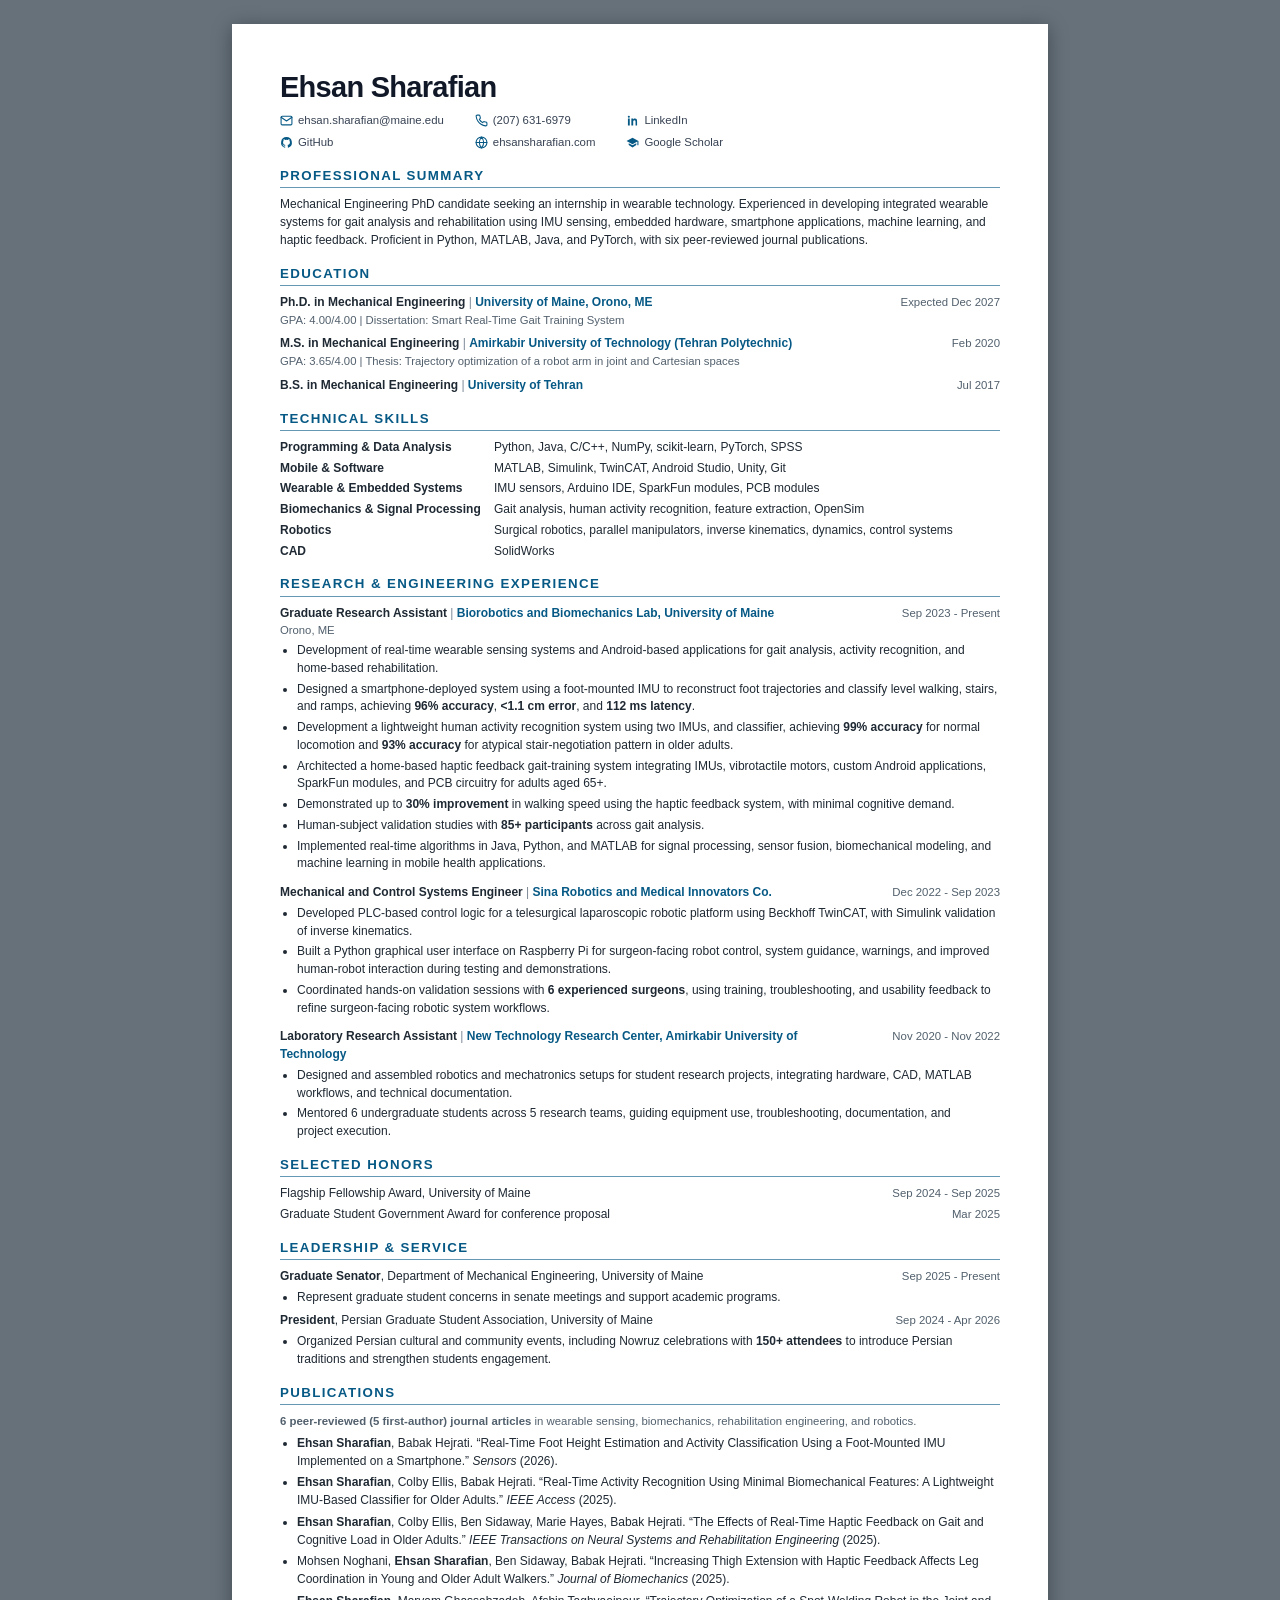
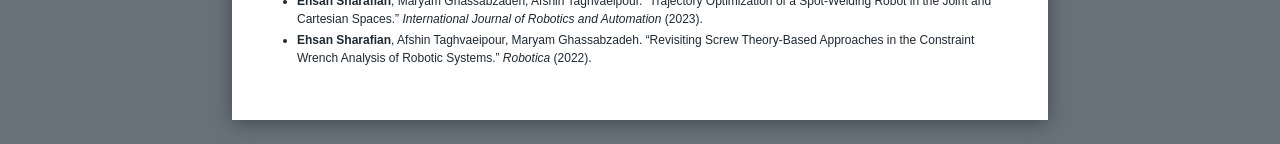
<file: manual-version/system/index.html>
<!doctype html>
<html lang="en">
<head>
  <meta charset="utf-8">
  <meta name="viewport" content="width=device-width, initial-scale=1">
  <meta name="generator" content="Ehsan's YAML resume renderer">
  <title>Ehsan Sharafian - Resume</title>
  <style>
:root {
  --ink: #1f2933;
  --muted: #52606d;
  --accent: #075985;
  --accent-soft: #7aa7be;
  --paper: #ffffff;
  --canvas: #66717a;
}

* {
  box-sizing: border-box;
}

html,
body {
  margin: 0;
  padding: 0;
}

body {
  background: var(--canvas);
  color: var(--ink);
  font-family: Aptos, "Segoe UI", Arial, sans-serif;
  font-size: 12px;
  line-height: 1.48;
  padding: 24px 0;
  -webkit-font-smoothing: antialiased;
}

.resume {
  background: var(--paper);
  box-shadow: 0 3px 18px rgb(0 0 0 / 35%);
  margin: 0 auto;
  padding: 0.5in;
  width: 8.5in;
}

.resume-header {
  margin-bottom: 16px;
}

h1 {
  color: #111827;
  font-size: 29px;
  font-weight: 750;
  letter-spacing: -0.025em;
  line-height: 1.08;
  margin: 0;
}

.contact-grid {
  margin-top: 9px;
  display: grid;
  grid-template-columns: repeat(3, max-content);
  column-gap: 31px;
  row-gap: 5px;
}

.contact-item {
  align-items: center;
  color: #364152;
  display: inline-flex;
  font-size: 11.4px;
  gap: 5px;
  text-decoration: none;
}

.contact-icon {
  color: var(--accent);
  display: inline-flex;
  height: 13px;
  width: 13px;
}

.contact-icon svg {
  fill: none;
  height: 100%;
  stroke: currentColor;
  stroke-linecap: round;
  stroke-linejoin: round;
  stroke-width: 2;
  width: 100%;
}

.contact-icon svg.filled {
  fill: currentColor;
  stroke: none;
}

section {
  margin-bottom: 15px;
}

section:last-child {
  margin-bottom: 0;
}

h2 {
  border-bottom: 1.6px solid color-mix(in srgb, var(--accent) 62%, transparent);
  break-after: avoid;
  color: var(--accent);
  font-size: 13.3px;
  font-weight: 750;
  letter-spacing: 0.105em;
  line-height: 1.3;
  margin: 0 0 8px;
  padding-bottom: 3px;
  text-transform: uppercase;
}

p {
  margin: 0;
}

.summary {
  text-wrap: pretty;
}

.entry {
  break-inside: avoid;
  margin-bottom: 7px;
}

.entry:last-child {
  margin-bottom: 0;
}

.entry-heading,
.dated-row {
  align-items: baseline;
  display: grid;
  gap: 15px;
  grid-template-columns: minmax(0, 1fr) 134px;
}

.organization {
  color: var(--accent);
  font-weight: 550;
}

.separator {
  color: #7b8794;
}

.date {
  color: var(--muted);
  font-size: 11.4px;
  text-align: right;
  white-space: nowrap;
}

.supporting,
.location {
  color: var(--muted);
  font-size: 11.3px;
}

.skills-section {
  break-inside: avoid;
}

.skill-row {
  display: grid;
  gap: 8px;
  grid-template-columns: 206px minmax(0, 1fr);
  margin-bottom: 3px;
}

.skill-row:last-child {
  margin-bottom: 0;
}

.experience-entry {
  break-inside: avoid;
  margin-bottom: 11px;
}

.experience-entry:first-of-type {
  break-inside: auto;
}

.experience-entry:last-child {
  margin-bottom: 0;
}

ul {
  margin: 3px 0 0;
  padding-left: 17px;
}

li {
  margin-bottom: 3px;
  text-wrap: pretty;
}

li:last-child {
  margin-bottom: 0;
}

.dated-row {
  margin-bottom: 3px;
}

.dated-row:last-child {
  margin-bottom: 0;
}

.publication-summary {
  color: var(--muted);
  font-size: 11.4px;
  margin-bottom: 5px;
}

.publications-section li {
  margin-bottom: 4px;
}

a:hover {
  text-decoration: underline;
}

@page {
  margin: 0.5in;
  size: letter;
}

@media print {
  :root {
    --ink: #0b0f14;
    --muted: #27313a;
    --accent: #004f73;
    --canvas: #ffffff;
  }

  html,
  body {
    background: #ffffff;
    color: var(--ink);
    margin: 0;
    padding: 0;
    print-color-adjust: exact;
    -webkit-print-color-adjust: exact;
  }

  h1 {
    color: #000000;
  }

  .contact-item {
    color: #1f2933;
  }

  .separator {
    color: #374151;
  }

  .resume {
    box-shadow: none;
    margin: 0;
    padding: 0;
    width: auto;
  }

  a {
    color: inherit;
  }
}

.leadership-entry {
  break-inside: avoid;
  margin-bottom: 6px;
}

.leadership-entry:last-child {
  margin-bottom: 0;
}

.leadership-entry ul {
  margin-top: 2px;
}

  </style>
</head>
<body>

  <main class="resume">
    <header class="resume-header">
      <h1>Ehsan Sharafian</h1>
      <div class="contact-grid">
          <a class="contact-item" href="mailto:ehsan.sharafian@maine.edu" target="_blank" rel="noopener noreferrer">
            <span class="contact-icon">      <svg viewBox="0 0 24 24" aria-hidden="true"><rect x="2" y="4" width="20" height="16" rx="2"></rect><path d="M2 6l10 7 10-7"></path></svg>
</span>
            <span>ehsan.sharafian@maine.edu</span>
          </a>
          <a class="contact-item" href="tel:+12076316979" target="_blank" rel="noopener noreferrer">
            <span class="contact-icon">      <svg viewBox="0 0 24 24" aria-hidden="true"><path d="M22 16.92v3a2 2 0 0 1-2.18 2 19.79 19.79 0 0 1-8.63-3.07 19.5 19.5 0 0 1-6-6 19.79 19.79 0 0 1-3.07-8.67A2 2 0 0 1 4.11 2h3a2 2 0 0 1 2 1.72c.13.96.36 1.9.68 2.81a2 2 0 0 1-.45 2.11L8.09 9.91a16 16 0 0 0 6 6l1.27-1.27a2 2 0 0 1 2.11-.45c.91.32 1.85.55 2.81.68A2 2 0 0 1 22 16.92z"></path></svg>
</span>
            <span>(207) 631-6979</span>
          </a>
          <a class="contact-item" href="https://linkedin.com/in/ehsan-sharafian-m" target="_blank" rel="noopener noreferrer">
            <span class="contact-icon">      <svg viewBox="0 0 24 24" aria-hidden="true" class="filled"><path d="M6.94 8.5H3.56V21h3.38V8.5zM5.25 3a1.96 1.96 0 1 0 0 3.92 1.96 1.96 0 0 0 0-3.92zM21 21h-3.37v-6.06c0-1.45-.03-3.31-2.02-3.31-2.02 0-2.33 1.58-2.33 3.2V21H9.9V8.5h3.24v1.71h.05c.45-.85 1.56-1.75 3.21-1.75 3.43 0 4.06 2.26 4.06 5.2V21z"></path></svg>
</span>
            <span>LinkedIn</span>
          </a>
          <a class="contact-item" href="https://github.com/ehsansharafianm" target="_blank" rel="noopener noreferrer">
            <span class="contact-icon">      <svg viewBox="0 0 24 24" aria-hidden="true" class="filled"><path d="M12 2a10 10 0 0 0-3.16 19.49c.5.09.68-.22.68-.48v-1.7c-2.78.6-3.37-1.34-3.37-1.34-.46-1.16-1.11-1.47-1.11-1.47-.91-.62.07-.61.07-.61 1 .07 1.53 1.03 1.53 1.03.89 1.52 2.34 1.08 2.91.83.09-.65.35-1.09.63-1.34-2.22-.25-4.56-1.11-4.56-4.95 0-1.09.39-1.99 1.03-2.69-.1-.25-.45-1.27.1-2.64 0 0 .84-.27 2.75 1.03a9.5 9.5 0 0 1 5 0c1.9-1.3 2.75-1.03 2.75-1.03.55 1.37.2 2.39.1 2.64.64.7 1.03 1.6 1.03 2.69 0 3.85-2.34 4.7-4.57 4.94.36.31.68.92.68 1.85v2.74c0 .27.18.58.69.48A10 10 0 0 0 12 2z"></path></svg>
</span>
            <span>GitHub</span>
          </a>
          <a class="contact-item" href="https://ehsansharafian.com" target="_blank" rel="noopener noreferrer">
            <span class="contact-icon">      <svg viewBox="0 0 24 24" aria-hidden="true"><circle cx="12" cy="12" r="10"></circle><path d="M2 12h20M12 2a15.3 15.3 0 0 1 4 10 15.3 15.3 0 0 1-4 10 15.3 15.3 0 0 1-4-10 15.3 15.3 0 0 1 4-10z"></path></svg>
</span>
            <span>ehsansharafian.com</span>
          </a>
          <a class="contact-item" href="https://scholar.google.com/citations?user=IF_W5kkAAAAJ&hl=en&oi=ao" target="_blank" rel="noopener noreferrer">
            <span class="contact-icon">      <svg viewBox="0 0 24 24" aria-hidden="true" class="filled"><path d="M12 3 1 9l11 6 9-4.91V17h2V9L12 3z"></path><path d="M5 13.18v3.64L12 21l7-4.18v-3.64L12 17l-7-3.82z"></path></svg>
</span>
            <span>Google Scholar</span>
          </a>
      </div>
    </header>

    <section>
      <h2>Professional Summary</h2>
      <p class="summary">Mechanical Engineering PhD candidate seeking an internship in  wearable technology.
 Experienced in developing integrated wearable systems for gait analysis and rehabilitation using IMU sensing, embedded hardware, smartphone applications, 
 machine learning, and haptic feedback. Proficient in Python, MATLAB, Java, and PyTorch, with six peer-reviewed journal publications.</p>
    </section>

    <section>
      <h2>Education</h2>
        <article class="entry compact-entry">
          <div class="entry-heading">
            <div><strong>Ph.D. in Mechanical Engineering</strong><span class="separator"> | </span><span class="organization">University of Maine, Orono, ME</span></div>
            <div class="date">Expected Dec 2027</div>
          </div>
<div class="supporting">GPA: 4.00/4.00 | Dissertation: Smart Real-Time Gait Training System</div>        </article>
        <article class="entry compact-entry">
          <div class="entry-heading">
            <div><strong>M.S. in Mechanical Engineering</strong><span class="separator"> | </span><span class="organization">Amirkabir University of Technology (Tehran Polytechnic)</span></div>
            <div class="date">Feb 2020</div>
          </div>
<div class="supporting">GPA: 3.65/4.00 | Thesis: Trajectory optimization of a robot arm in joint and Cartesian spaces</div>        </article>
        <article class="entry compact-entry">
          <div class="entry-heading">
            <div><strong>B.S. in Mechanical Engineering</strong><span class="separator"> | </span><span class="organization">University of Tehran</span></div>
            <div class="date">Jul 2017</div>
          </div>
        </article>
    </section>

    <section class="skills-section">
      <h2>Technical Skills</h2>
        <div class="skill-row">
          <strong>Programming & Data Analysis</strong>
          <span>Python, Java, C/C++, NumPy, scikit-learn, PyTorch, SPSS</span>
        </div>
        <div class="skill-row">
          <strong>Mobile & Software</strong>
          <span>MATLAB, Simulink, TwinCAT, Android Studio, Unity, Git</span>
        </div>
        <div class="skill-row">
          <strong>Wearable & Embedded Systems</strong>
          <span>IMU sensors, Arduino IDE, SparkFun modules, PCB modules</span>
        </div>
        <div class="skill-row">
          <strong>Biomechanics & Signal Processing</strong>
          <span>Gait analysis, human activity recognition, feature extraction, OpenSim</span>
        </div>
        <div class="skill-row">
          <strong>Robotics</strong>
          <span>Surgical robotics, parallel manipulators, inverse kinematics, dynamics, control systems</span>
        </div>
        <div class="skill-row">
          <strong>CAD</strong>
          <span>SolidWorks</span>
        </div>
    </section>

    <section>
      <h2>Research &amp; Engineering Experience</h2>
        <article class="experience-entry">
          <div class="entry-heading">
            <div><strong>Graduate Research Assistant</strong><span class="separator"> | </span><span class="organization">Biorobotics and Biomechanics Lab, University of Maine</span></div>
            <div class="date">Sep 2023 - Present</div>
          </div>
<div class="location">Orono, ME</div>          <ul>
              <li>Development of real-time wearable sensing systems and Android-based applications for gait analysis, activity recognition, and home-based rehabilitation.</li>
              <li>Designed a smartphone-deployed system using a foot-mounted IMU to reconstruct foot trajectories and classify level walking, stairs, and ramps, achieving <strong>96% accuracy</strong>, <strong>&lt;1.1 cm error</strong>, and <strong>112 ms latency</strong>.</li>
              <li>Development a lightweight human activity recognition system using two IMUs, and classifier, achieving <strong>99% accuracy</strong> for normal locomotion and <strong>93% accuracy</strong> for atypical stair-negotiation pattern in older adults.</li>
              <li>Architected a home-based haptic feedback gait-training system integrating IMUs, vibrotactile motors, custom Android applications, SparkFun modules, and PCB circuitry for adults aged 65+.</li>
              <li>Demonstrated up to <strong>30% improvement</strong> in walking speed using the haptic feedback  system, with minimal cognitive demand.</li>
              <li>Human-subject validation studies with <strong>85+ participants</strong> across gait analysis.</li>
              <li>Implemented real-time algorithms in Java, Python, and MATLAB for signal processing, sensor fusion, biomechanical modeling, and machine learning in mobile health applications.</li>
          </ul>
        </article>
        <article class="experience-entry">
          <div class="entry-heading">
            <div><strong>Mechanical and Control Systems Engineer</strong><span class="separator"> | </span><span class="organization">Sina Robotics and Medical Innovators Co.</span></div>
            <div class="date">Dec 2022 - Sep 2023</div>
          </div>
          <ul>
              <li>Developed PLC-based control logic for a telesurgical laparoscopic robotic platform using Beckhoff TwinCAT, with Simulink validation of inverse kinematics.</li>
              <li>Built a Python graphical user interface on Raspberry Pi for surgeon-facing robot control, system guidance, warnings, and improved human-robot interaction during testing and demonstrations.</li>
              <li>Coordinated hands-on validation sessions with <strong>6 experienced surgeons</strong>, using training, troubleshooting, and usability feedback to refine surgeon-facing robotic system workflows.</li>
          </ul>
        </article>
        <article class="experience-entry">
          <div class="entry-heading">
            <div><strong>Laboratory Research Assistant</strong><span class="separator"> | </span><span class="organization">New Technology Research Center, Amirkabir University of Technology</span></div>
            <div class="date">Nov 2020 - Nov 2022</div>
          </div>
          <ul>
              <li>Designed and assembled robotics and mechatronics setups for student research projects, integrating hardware, CAD, MATLAB workflows, and technical documentation.</li>
              <li>Mentored 6 undergraduate students across 5 research teams, guiding equipment use, troubleshooting, documentation, and project execution.</li>
          </ul>
        </article>
    </section>

    <section>
      <h2>Selected Honors</h2>
        <div class="dated-row">
          <span>Flagship Fellowship Award, University of Maine</span>
          <span class="date">Sep 2024 - Sep 2025</span>
        </div>
        <div class="dated-row">
          <span>Graduate Student Government Award for conference proposal</span>
          <span class="date">Mar 2025</span>
        </div>
    </section>

    <section>
      <h2>Leadership &amp; Service</h2>

        <div class="leadership-entry">
          <div class="dated-row">
            <span>
              <strong>Graduate Senator</strong>, Department of Mechanical Engineering, University of Maine
            </span>
            <span class="date">Sep 2025 - Present</span>
          </div>

            <ul>
                <li>Represent graduate student concerns in senate meetings and support academic programs.</li>
            </ul>
        </div>
        <div class="leadership-entry">
          <div class="dated-row">
            <span>
              <strong>President</strong>, Persian Graduate Student Association, University of Maine
            </span>
            <span class="date">Sep 2024 - Apr 2026</span>
          </div>

            <ul>
                <li>Organized Persian cultural and community events, including Nowruz celebrations with <strong>150+ attendees</strong> to introduce Persian traditions and strengthen students engagement.</li>
            </ul>
        </div>
    </section>

    <section class="publications-section">
      <h2>Publications</h2>
      <p class="publication-summary"><strong>6 peer-reviewed (5 first-author) journal articles</strong> in wearable sensing, biomechanics, rehabilitation engineering, and robotics.</p>
      <ul>
          <li><strong>Ehsan Sharafian</strong>, Babak Hejrati. &ldquo;Real-Time Foot Height Estimation and Activity Classification Using a Foot-Mounted IMU Implemented on a Smartphone.&rdquo; <em>Sensors</em> (2026).</li>
          <li><strong>Ehsan Sharafian</strong>, Colby Ellis, Babak Hejrati. &ldquo;Real-Time Activity Recognition Using Minimal Biomechanical Features: A Lightweight IMU-Based Classifier for Older Adults.&rdquo; <em>IEEE Access</em> (2025).</li>
          <li><strong>Ehsan Sharafian</strong>, Colby Ellis, Ben Sidaway, Marie Hayes, Babak Hejrati. &ldquo;The Effects of Real-Time Haptic Feedback on Gait and Cognitive Load in Older Adults.&rdquo; <em>IEEE Transactions on Neural Systems and Rehabilitation Engineering</em> (2025).</li>
          <li>Mohsen Noghani, <strong>Ehsan Sharafian</strong>, Ben Sidaway, Babak Hejrati. &ldquo;Increasing Thigh Extension with Haptic Feedback Affects Leg Coordination in Young and Older Adult Walkers.&rdquo; <em>Journal of Biomechanics</em> (2025).</li>
          <li><strong>Ehsan Sharafian</strong>, Maryam Ghassabzadeh, Afshin Taghvaeipour. &ldquo;Trajectory Optimization of a Spot-Welding Robot in the Joint and Cartesian Spaces.&rdquo; <em>International Journal of Robotics and Automation</em> (2023).</li>
          <li><strong>Ehsan Sharafian</strong>, Afshin Taghvaeipour, Maryam Ghassabzadeh. &ldquo;Revisiting Screw Theory-Based Approaches in the Constraint Wrench Analysis of Robotic Systems.&rdquo; <em>Robotica</em> (2022).</li>
      </ul>
    </section>
  </main>
</body>
</html>
</file>
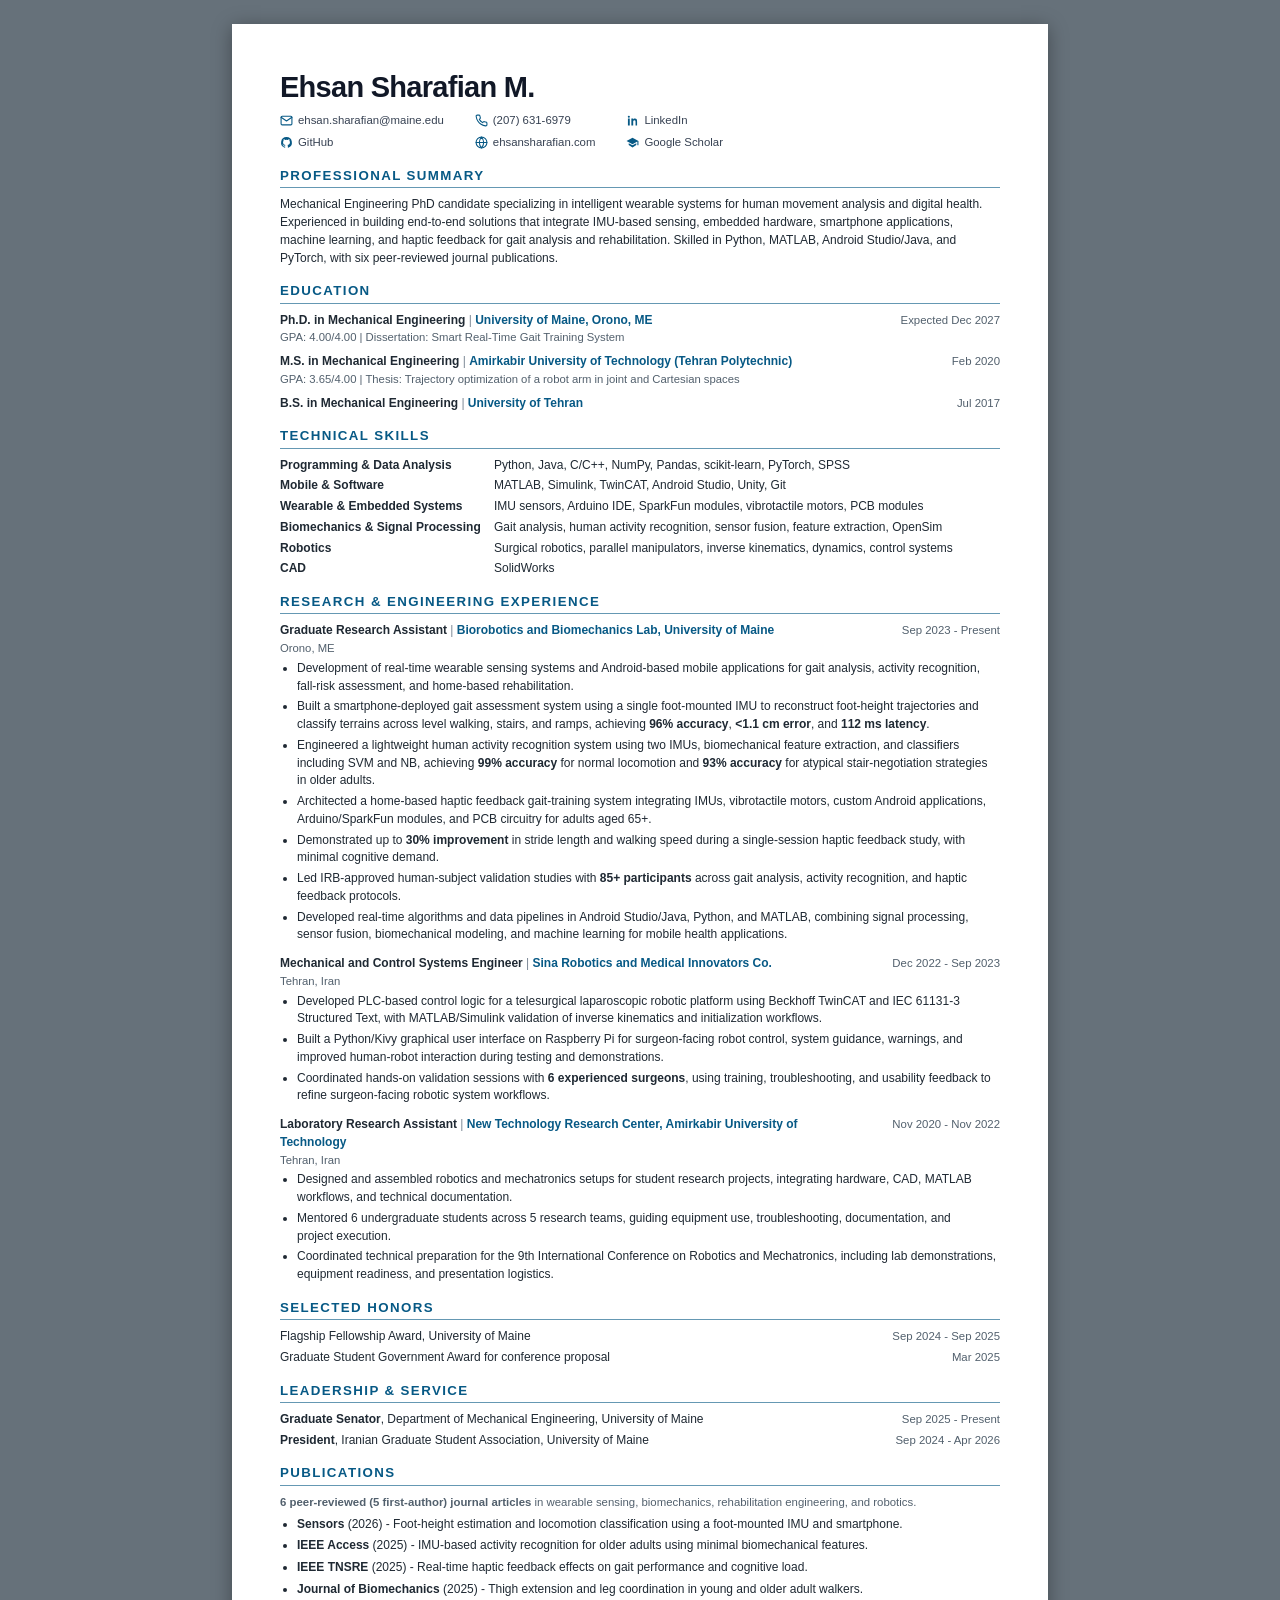
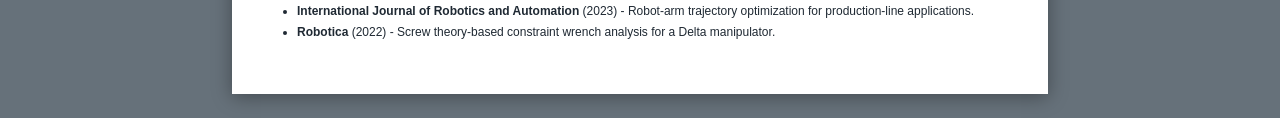
<file: applications/2026/2026-07-29-a1-a2/index.html>
<!doctype html>
<html lang="en">
<head>
  <meta charset="utf-8">
  <meta name="viewport" content="width=device-width, initial-scale=1">
  <meta name="generator" content="Ehsan's YAML resume renderer">
<meta name="application-company" content="A1"><meta name="application-role" content="A2">  <title>Ehsan Sharafian M. - Resume - A2</title>
  <style>
:root {
  --ink: #1f2933;
  --muted: #52606d;
  --accent: #075985;
  --accent-soft: #7aa7be;
  --paper: #ffffff;
  --canvas: #66717a;
}

* {
  box-sizing: border-box;
}

html,
body {
  margin: 0;
  padding: 0;
}

body {
  background: var(--canvas);
  color: var(--ink);
  font-family: Aptos, "Segoe UI", Arial, sans-serif;
  font-size: 12px;
  line-height: 1.48;
  padding: 24px 0;
  -webkit-font-smoothing: antialiased;
}

.resume {
  background: var(--paper);
  box-shadow: 0 3px 18px rgb(0 0 0 / 35%);
  margin: 0 auto;
  padding: 0.5in;
  width: 8.5in;
}

.resume-header {
  margin-bottom: 16px;
}

h1 {
  color: #111827;
  font-size: 29px;
  font-weight: 750;
  letter-spacing: -0.025em;
  line-height: 1.08;
  margin: 0;
}

.contact-grid {
  margin-top: 9px;
  display: grid;
  grid-template-columns: repeat(3, max-content);
  column-gap: 31px;
  row-gap: 5px;
}

.contact-item {
  align-items: center;
  color: #364152;
  display: inline-flex;
  font-size: 11.4px;
  gap: 5px;
  text-decoration: none;
}

.contact-icon {
  color: var(--accent);
  display: inline-flex;
  height: 13px;
  width: 13px;
}

.contact-icon svg {
  fill: none;
  height: 100%;
  stroke: currentColor;
  stroke-linecap: round;
  stroke-linejoin: round;
  stroke-width: 2;
  width: 100%;
}

.contact-icon svg.filled {
  fill: currentColor;
  stroke: none;
}

section {
  margin-bottom: 15px;
}

section:last-child {
  margin-bottom: 0;
}

h2 {
  border-bottom: 1.6px solid color-mix(in srgb, var(--accent) 62%, transparent);
  break-after: avoid;
  color: var(--accent);
  font-size: 13.3px;
  font-weight: 750;
  letter-spacing: 0.105em;
  line-height: 1.3;
  margin: 0 0 8px;
  padding-bottom: 3px;
  text-transform: uppercase;
}

p {
  margin: 0;
}

.summary {
  text-wrap: pretty;
}

.entry {
  break-inside: avoid;
  margin-bottom: 7px;
}

.entry:last-child {
  margin-bottom: 0;
}

.entry-heading,
.dated-row {
  align-items: baseline;
  display: grid;
  gap: 15px;
  grid-template-columns: minmax(0, 1fr) 134px;
}

.organization {
  color: var(--accent);
  font-weight: 550;
}

.separator {
  color: #7b8794;
}

.date {
  color: var(--muted);
  font-size: 11.4px;
  text-align: right;
  white-space: nowrap;
}

.supporting,
.location {
  color: var(--muted);
  font-size: 11.3px;
}

.skills-section {
  break-inside: avoid;
}

.skill-row {
  display: grid;
  gap: 8px;
  grid-template-columns: 206px minmax(0, 1fr);
  margin-bottom: 3px;
}

.skill-row:last-child {
  margin-bottom: 0;
}

.experience-entry {
  break-inside: avoid;
  margin-bottom: 11px;
}

.experience-entry:first-of-type {
  break-inside: auto;
}

.experience-entry:last-child {
  margin-bottom: 0;
}

ul {
  margin: 3px 0 0;
  padding-left: 17px;
}

li {
  margin-bottom: 3px;
  text-wrap: pretty;
}

li:last-child {
  margin-bottom: 0;
}

.dated-row {
  margin-bottom: 3px;
}

.dated-row:last-child {
  margin-bottom: 0;
}

.publication-summary {
  color: var(--muted);
  font-size: 11.4px;
  margin-bottom: 5px;
}

.publications-section li {
  margin-bottom: 4px;
}

a:hover {
  text-decoration: underline;
}

@page {
  margin: 0.5in;
  size: letter;
}

@media print {
  :root {
    --canvas: #ffffff;
  }

  html,
  body {
    background: #ffffff;
    margin: 0;
    padding: 0;
  }

  .resume {
    box-shadow: none;
    margin: 0;
    padding: 0;
    width: auto;
  }

  a {
    color: inherit;
  }
}

  </style>
</head>
<body>

  <main class="resume">
    <header class="resume-header">
      <h1>Ehsan Sharafian M.</h1>
      <div class="contact-grid">
          <a class="contact-item" href="mailto:ehsan.sharafian@maine.edu" target="_blank" rel="noopener noreferrer">
            <span class="contact-icon">      <svg viewBox="0 0 24 24" aria-hidden="true"><rect x="2" y="4" width="20" height="16" rx="2"></rect><path d="M2 6l10 7 10-7"></path></svg>
</span>
            <span>ehsan.sharafian@maine.edu</span>
          </a>
          <a class="contact-item" href="tel:+12076316979" target="_blank" rel="noopener noreferrer">
            <span class="contact-icon">      <svg viewBox="0 0 24 24" aria-hidden="true"><path d="M22 16.92v3a2 2 0 0 1-2.18 2 19.79 19.79 0 0 1-8.63-3.07 19.5 19.5 0 0 1-6-6 19.79 19.79 0 0 1-3.07-8.67A2 2 0 0 1 4.11 2h3a2 2 0 0 1 2 1.72c.13.96.36 1.9.68 2.81a2 2 0 0 1-.45 2.11L8.09 9.91a16 16 0 0 0 6 6l1.27-1.27a2 2 0 0 1 2.11-.45c.91.32 1.85.55 2.81.68A2 2 0 0 1 22 16.92z"></path></svg>
</span>
            <span>(207) 631-6979</span>
          </a>
          <a class="contact-item" href="https://linkedin.com/in/ehsan-sharafian-m" target="_blank" rel="noopener noreferrer">
            <span class="contact-icon">      <svg viewBox="0 0 24 24" aria-hidden="true" class="filled"><path d="M6.94 8.5H3.56V21h3.38V8.5zM5.25 3a1.96 1.96 0 1 0 0 3.92 1.96 1.96 0 0 0 0-3.92zM21 21h-3.37v-6.06c0-1.45-.03-3.31-2.02-3.31-2.02 0-2.33 1.58-2.33 3.2V21H9.9V8.5h3.24v1.71h.05c.45-.85 1.56-1.75 3.21-1.75 3.43 0 4.06 2.26 4.06 5.2V21z"></path></svg>
</span>
            <span>LinkedIn</span>
          </a>
          <a class="contact-item" href="https://github.com/ehsansharafianm" target="_blank" rel="noopener noreferrer">
            <span class="contact-icon">      <svg viewBox="0 0 24 24" aria-hidden="true" class="filled"><path d="M12 2a10 10 0 0 0-3.16 19.49c.5.09.68-.22.68-.48v-1.7c-2.78.6-3.37-1.34-3.37-1.34-.46-1.16-1.11-1.47-1.11-1.47-.91-.62.07-.61.07-.61 1 .07 1.53 1.03 1.53 1.03.89 1.52 2.34 1.08 2.91.83.09-.65.35-1.09.63-1.34-2.22-.25-4.56-1.11-4.56-4.95 0-1.09.39-1.99 1.03-2.69-.1-.25-.45-1.27.1-2.64 0 0 .84-.27 2.75 1.03a9.5 9.5 0 0 1 5 0c1.9-1.3 2.75-1.03 2.75-1.03.55 1.37.2 2.39.1 2.64.64.7 1.03 1.6 1.03 2.69 0 3.85-2.34 4.7-4.57 4.94.36.31.68.92.68 1.85v2.74c0 .27.18.58.69.48A10 10 0 0 0 12 2z"></path></svg>
</span>
            <span>GitHub</span>
          </a>
          <a class="contact-item" href="https://ehsansharafian.com" target="_blank" rel="noopener noreferrer">
            <span class="contact-icon">      <svg viewBox="0 0 24 24" aria-hidden="true"><circle cx="12" cy="12" r="10"></circle><path d="M2 12h20M12 2a15.3 15.3 0 0 1 4 10 15.3 15.3 0 0 1-4 10 15.3 15.3 0 0 1-4-10 15.3 15.3 0 0 1 4-10z"></path></svg>
</span>
            <span>ehsansharafian.com</span>
          </a>
          <a class="contact-item" href="https://scholar.google.com/citations?user=IF_W5kkAAAAJ&hl=en&oi=ao" target="_blank" rel="noopener noreferrer">
            <span class="contact-icon">      <svg viewBox="0 0 24 24" aria-hidden="true" class="filled"><path d="M12 3 1 9l11 6 9-4.91V17h2V9L12 3z"></path><path d="M5 13.18v3.64L12 21l7-4.18v-3.64L12 17l-7-3.82z"></path></svg>
</span>
            <span>Google Scholar</span>
          </a>
      </div>
    </header>

    <section>
      <h2>Professional Summary</h2>
      <p class="summary">Mechanical Engineering PhD candidate specializing in intelligent wearable systems for human movement analysis and digital health. Experienced in building end-to-end solutions that integrate IMU-based sensing, embedded hardware, smartphone applications, machine learning, and haptic feedback for gait analysis and rehabilitation. Skilled in Python, MATLAB, Android Studio/Java, and PyTorch, with six peer-reviewed journal publications.</p>
    </section>

    <section>
      <h2>Education</h2>
        <article class="entry compact-entry">
          <div class="entry-heading">
            <div><strong>Ph.D. in Mechanical Engineering</strong><span class="separator"> | </span><span class="organization">University of Maine, Orono, ME</span></div>
            <div class="date">Expected Dec 2027</div>
          </div>
<div class="supporting">GPA: 4.00/4.00 | Dissertation: Smart Real-Time Gait Training System</div>        </article>
        <article class="entry compact-entry">
          <div class="entry-heading">
            <div><strong>M.S. in Mechanical Engineering</strong><span class="separator"> | </span><span class="organization">Amirkabir University of Technology (Tehran Polytechnic)</span></div>
            <div class="date">Feb 2020</div>
          </div>
<div class="supporting">GPA: 3.65/4.00 | Thesis: Trajectory optimization of a robot arm in joint and Cartesian spaces</div>        </article>
        <article class="entry compact-entry">
          <div class="entry-heading">
            <div><strong>B.S. in Mechanical Engineering</strong><span class="separator"> | </span><span class="organization">University of Tehran</span></div>
            <div class="date">Jul 2017</div>
          </div>
        </article>
    </section>

    <section class="skills-section">
      <h2>Technical Skills</h2>
        <div class="skill-row">
          <strong>Programming & Data Analysis</strong>
          <span>Python, Java, C/C++, NumPy, Pandas, scikit-learn, PyTorch, SPSS</span>
        </div>
        <div class="skill-row">
          <strong>Mobile & Software</strong>
          <span>MATLAB, Simulink, TwinCAT, Android Studio, Unity, Git</span>
        </div>
        <div class="skill-row">
          <strong>Wearable & Embedded Systems</strong>
          <span>IMU sensors, Arduino IDE, SparkFun modules, vibrotactile motors, PCB modules</span>
        </div>
        <div class="skill-row">
          <strong>Biomechanics & Signal Processing</strong>
          <span>Gait analysis, human activity recognition, sensor fusion, feature extraction, OpenSim</span>
        </div>
        <div class="skill-row">
          <strong>Robotics</strong>
          <span>Surgical robotics, parallel manipulators, inverse kinematics, dynamics, control systems</span>
        </div>
        <div class="skill-row">
          <strong>CAD</strong>
          <span>SolidWorks</span>
        </div>
    </section>

    <section>
      <h2>Research &amp; Engineering Experience</h2>
        <article class="experience-entry">
          <div class="entry-heading">
            <div><strong>Graduate Research Assistant</strong><span class="separator"> | </span><span class="organization">Biorobotics and Biomechanics Lab, University of Maine</span></div>
            <div class="date">Sep 2023 - Present</div>
          </div>
<div class="location">Orono, ME</div>          <ul>
              <li>Development of real-time wearable sensing systems and Android-based mobile applications for gait analysis, activity recognition, fall-risk assessment, and home-based rehabilitation.</li>
              <li>Built a smartphone-deployed gait assessment system using a single foot-mounted IMU to reconstruct foot-height trajectories and classify terrains across level walking, stairs, and ramps, achieving <strong>96% accuracy</strong>, <strong>&lt;1.1 cm error</strong>, and <strong>112 ms latency</strong>.</li>
              <li>Engineered a lightweight human activity recognition system using two IMUs, biomechanical feature extraction, and classifiers including SVM and NB, achieving <strong>99% accuracy</strong> for normal locomotion and <strong>93% accuracy</strong> for atypical stair-negotiation strategies in older adults.</li>
              <li>Architected a home-based haptic feedback gait-training system integrating IMUs, vibrotactile motors, custom Android applications, Arduino/SparkFun modules, and PCB circuitry for adults aged 65+.</li>
              <li>Demonstrated up to <strong>30% improvement</strong> in stride length and walking speed during a single-session haptic feedback study, with minimal cognitive demand.</li>
              <li>Led IRB-approved human-subject validation studies with <strong>85+ participants</strong> across gait analysis, activity recognition, and haptic feedback protocols.</li>
              <li>Developed real-time algorithms and data pipelines in Android Studio/Java, Python, and MATLAB, combining signal processing, sensor fusion, biomechanical modeling, and machine learning for mobile health applications.</li>
          </ul>
        </article>
        <article class="experience-entry">
          <div class="entry-heading">
            <div><strong>Mechanical and Control Systems Engineer</strong><span class="separator"> | </span><span class="organization">Sina Robotics and Medical Innovators Co.</span></div>
            <div class="date">Dec 2022 - Sep 2023</div>
          </div>
<div class="location">Tehran, Iran</div>          <ul>
              <li>Developed PLC-based control logic for a telesurgical laparoscopic robotic platform using Beckhoff TwinCAT and IEC 61131-3 Structured Text, with MATLAB/Simulink validation of inverse kinematics and initialization workflows.</li>
              <li>Built a Python/Kivy graphical user interface on Raspberry Pi for surgeon-facing robot control, system guidance, warnings, and improved human-robot interaction during testing and demonstrations.</li>
              <li>Coordinated hands-on validation sessions with <strong>6 experienced surgeons</strong>, using training, troubleshooting, and usability feedback to refine surgeon-facing robotic system workflows.</li>
          </ul>
        </article>
        <article class="experience-entry">
          <div class="entry-heading">
            <div><strong>Laboratory Research Assistant</strong><span class="separator"> | </span><span class="organization">New Technology Research Center, Amirkabir University of Technology</span></div>
            <div class="date">Nov 2020 - Nov 2022</div>
          </div>
<div class="location">Tehran, Iran</div>          <ul>
              <li>Designed and assembled robotics and mechatronics setups for student research projects, integrating hardware, CAD, MATLAB workflows, and technical documentation.</li>
              <li>Mentored 6 undergraduate students across 5 research teams, guiding equipment use, troubleshooting, documentation, and project execution.</li>
              <li>Coordinated technical preparation for the 9th International Conference on Robotics and Mechatronics, including lab demonstrations, equipment readiness, and presentation logistics.</li>
          </ul>
        </article>
    </section>

    <section>
      <h2>Selected Honors</h2>
        <div class="dated-row">
          <span>Flagship Fellowship Award, University of Maine</span>
          <span class="date">Sep 2024 - Sep 2025</span>
        </div>
        <div class="dated-row">
          <span>Graduate Student Government Award for conference proposal</span>
          <span class="date">Mar 2025</span>
        </div>
    </section>

    <section>
      <h2>Leadership &amp; Service</h2>
        <div class="dated-row">
          <span><strong>Graduate Senator</strong>, Department of Mechanical Engineering, University of Maine</span>
          <span class="date">Sep 2025 - Present</span>
        </div>
        <div class="dated-row">
          <span><strong>President</strong>, Iranian Graduate Student Association, University of Maine</span>
          <span class="date">Sep 2024 - Apr 2026</span>
        </div>
    </section>

    <section class="publications-section">
      <h2>Publications</h2>
      <p class="publication-summary"><strong>6 peer-reviewed (5 first-author) journal articles</strong> in wearable sensing, biomechanics, rehabilitation engineering, and robotics.</p>
      <ul>
          <li><strong>Sensors</strong> (2026) - Foot-height estimation and locomotion classification using a foot-mounted IMU and smartphone.</li>
          <li><strong>IEEE Access</strong> (2025) - IMU-based activity recognition for older adults using minimal biomechanical features.</li>
          <li><strong>IEEE TNSRE</strong> (2025) - Real-time haptic feedback effects on gait performance and cognitive load.</li>
          <li><strong>Journal of Biomechanics</strong> (2025) - Thigh extension and leg coordination in young and older adult walkers.</li>
          <li><strong>International Journal of Robotics and Automation</strong> (2023) - Robot-arm trajectory optimization for production-line applications.</li>
          <li><strong>Robotica</strong> (2022) - Screw theory-based constraint wrench analysis for a Delta manipulator.</li>
      </ul>
    </section>
  </main>
</body>
</html>
</file>
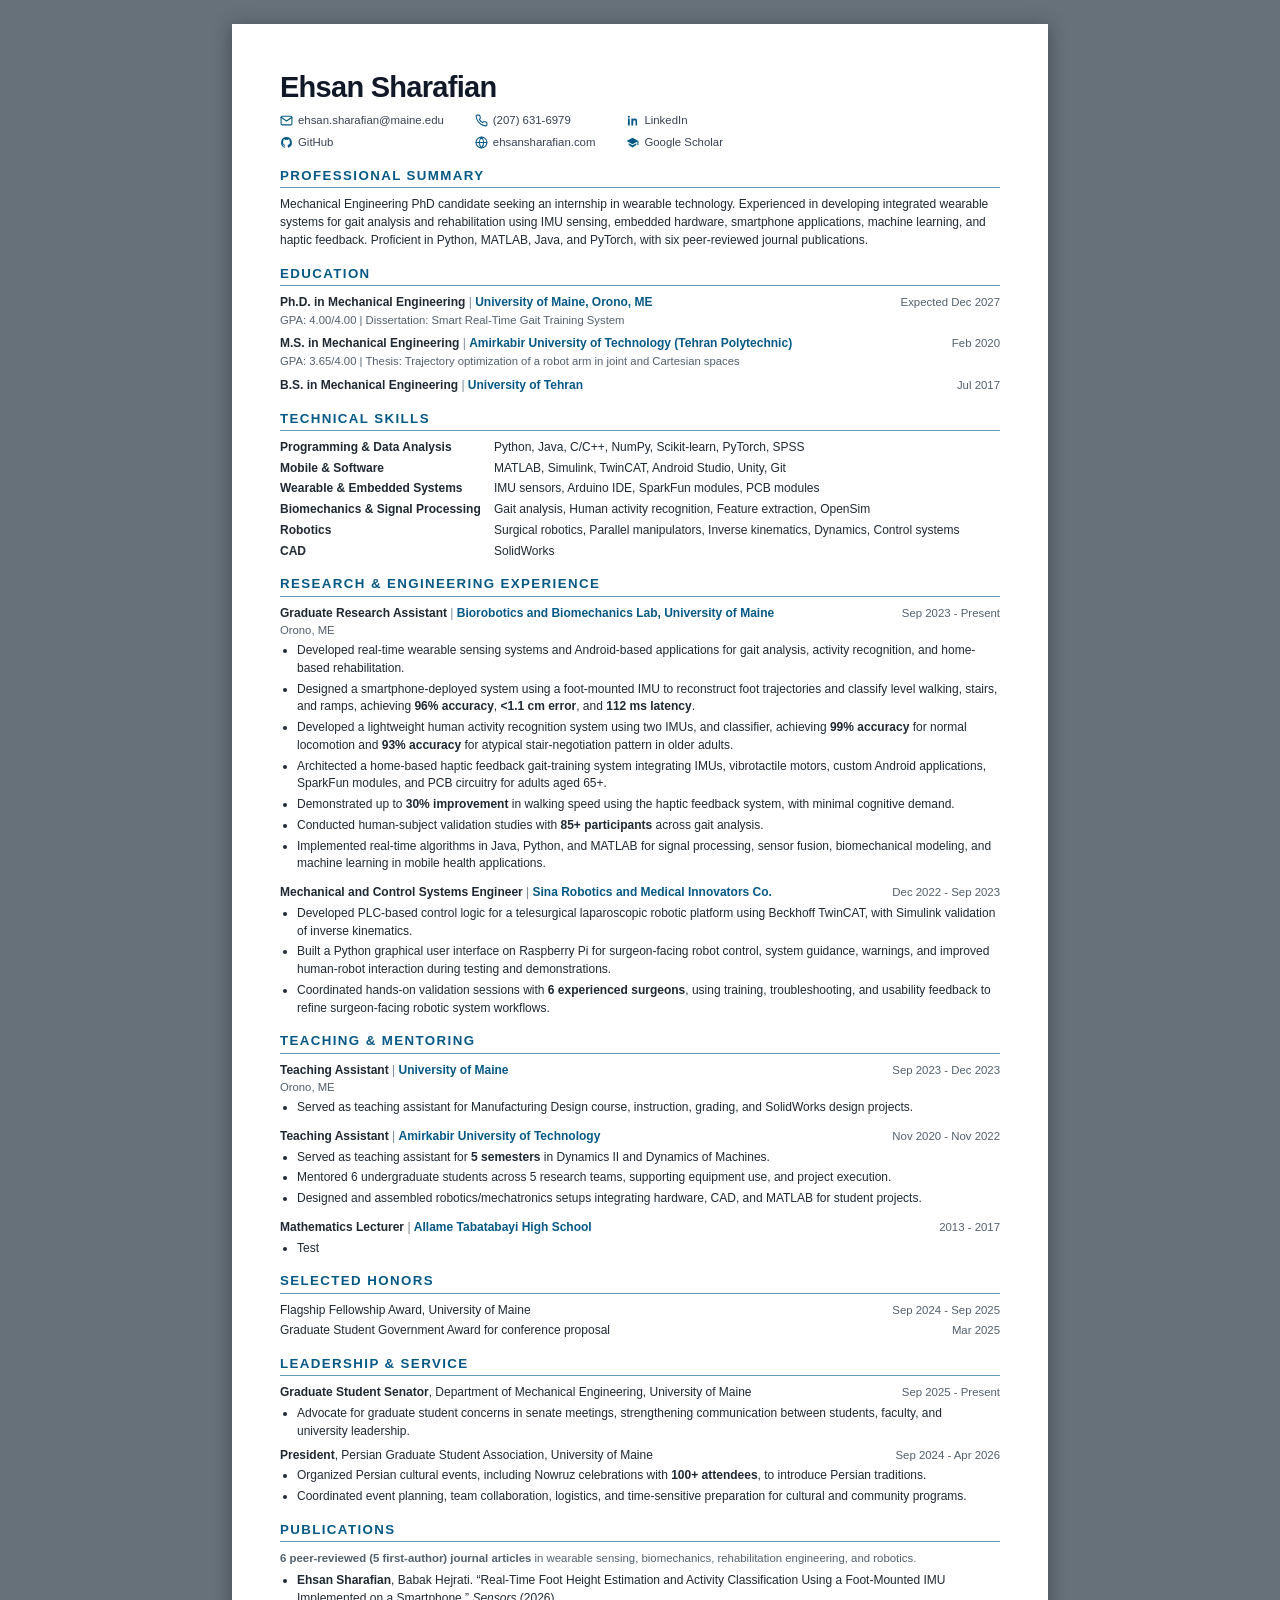
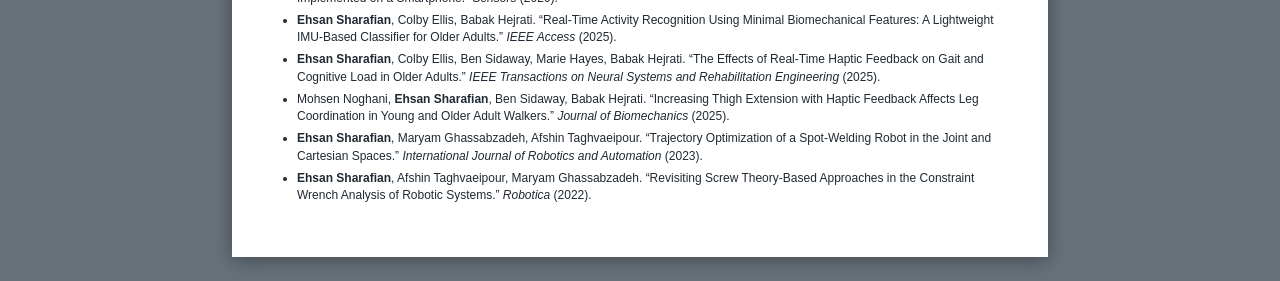
<file: applications/2026/2026-08-16-a-b/index.html>
<!doctype html>
<html lang="en">
<head>
  <meta charset="utf-8">
  <meta name="viewport" content="width=device-width, initial-scale=1">
  <meta name="generator" content="Ehsan's YAML resume renderer">
<meta name="application-company" content="A"><meta name="application-role" content="B">  <title>Ehsan Sharafian - Resume - B</title>
  <style>
:root {
  --ink: #1f2933;
  --muted: #52606d;
  --accent: #075985;
  --accent-soft: #7aa7be;
  --paper: #ffffff;
  --canvas: #66717a;
}

* {
  box-sizing: border-box;
}

html,
body {
  margin: 0;
  padding: 0;
}

body {
  background: var(--canvas);
  color: var(--ink);
  font-family: Aptos, "Segoe UI", Arial, sans-serif;
  font-size: 12px;
  line-height: 1.48;
  padding: 24px 0;
  -webkit-font-smoothing: antialiased;
}

.resume {
  background: var(--paper);
  box-shadow: 0 3px 18px rgb(0 0 0 / 35%);
  margin: 0 auto;
  padding: 0.5in;
  width: 8.5in;
}

.resume-header {
  margin-bottom: 16px;
}

h1 {
  color: #111827;
  font-size: 29px;
  font-weight: 750;
  letter-spacing: -0.025em;
  line-height: 1.08;
  margin: 0;
}

.contact-grid {
  margin-top: 9px;
  display: grid;
  grid-template-columns: repeat(3, max-content);
  column-gap: 31px;
  row-gap: 5px;
}

.contact-item {
  align-items: center;
  color: #364152;
  display: inline-flex;
  font-size: 11.4px;
  gap: 5px;
  text-decoration: none;
}

.contact-icon {
  color: var(--accent);
  display: inline-flex;
  height: 13px;
  width: 13px;
}

.contact-icon svg {
  fill: none;
  height: 100%;
  stroke: currentColor;
  stroke-linecap: round;
  stroke-linejoin: round;
  stroke-width: 2;
  width: 100%;
}

.contact-icon svg.filled {
  fill: currentColor;
  stroke: none;
}

section {
  margin-bottom: 15px;
}

section:last-child {
  margin-bottom: 0;
}

h2 {
  border-bottom: 1.6px solid color-mix(in srgb, var(--accent) 62%, transparent);
  break-after: avoid;
  color: var(--accent);
  font-size: 13.3px;
  font-weight: 750;
  letter-spacing: 0.105em;
  line-height: 1.3;
  margin: 0 0 8px;
  padding-bottom: 3px;
  text-transform: uppercase;
}

p {
  margin: 0;
}

.summary {
  text-wrap: pretty;
}

.entry {
  break-inside: avoid;
  margin-bottom: 7px;
}

.entry:last-child {
  margin-bottom: 0;
}

.entry-heading,
.dated-row {
  align-items: baseline;
  display: grid;
  gap: 15px;
  grid-template-columns: minmax(0, 1fr) 134px;
}

.organization {
  color: var(--accent);
  font-weight: 550;
}

.separator {
  color: #7b8794;
}

.date {
  color: var(--muted);
  font-size: 11.4px;
  text-align: right;
  white-space: nowrap;
}

.supporting,
.location {
  color: var(--muted);
  font-size: 11.3px;
}

.skills-section {
  break-inside: avoid;
}

.skill-row {
  display: grid;
  gap: 8px;
  grid-template-columns: 206px minmax(0, 1fr);
  margin-bottom: 3px;
}

.skill-row:last-child {
  margin-bottom: 0;
}

.experience-entry {
  break-inside: avoid;
  margin-bottom: 11px;
}

.experience-entry:first-of-type {
  break-inside: auto;
}

.experience-entry:last-child {
  margin-bottom: 0;
}

ul {
  margin: 3px 0 0;
  padding-left: 17px;
}

li {
  margin-bottom: 3px;
  text-wrap: pretty;
}

li:last-child {
  margin-bottom: 0;
}

.dated-row {
  margin-bottom: 3px;
}

.dated-row:last-child {
  margin-bottom: 0;
}

.publication-summary {
  color: var(--muted);
  font-size: 11.4px;
  margin-bottom: 5px;
}

.publications-section li {
  margin-bottom: 4px;
}

a:hover {
  text-decoration: underline;
}

@page {
  margin: 0.5in;
  size: letter;
}

@media print {
  :root {
    --ink: #0b0f14;
    --muted: #27313a;
    --accent: #004f73;
    --canvas: #ffffff;
  }

  html,
  body {
    background: #ffffff;
    color: var(--ink);
    margin: 0;
    padding: 0;
    print-color-adjust: exact;
    -webkit-print-color-adjust: exact;
  }

  h1 {
    color: #000000;
  }

  .contact-item {
    color: #1f2933;
  }

  .separator {
    color: #374151;
  }

  .resume {
    box-shadow: none;
    margin: 0;
    padding: 0;
    width: auto;
  }

  a {
    color: inherit;
  }
}

.leadership-entry {
  break-inside: avoid;
  margin-bottom: 6px;
}

.leadership-entry:last-child {
  margin-bottom: 0;
}

.leadership-entry ul {
  margin-top: 2px;
}

  </style>
</head>
<body>

  <main class="resume">
    <header class="resume-header">
      <h1>Ehsan Sharafian</h1>
      <div class="contact-grid">
          <a class="contact-item" href="mailto:ehsan.sharafian@maine.edu" target="_blank" rel="noopener noreferrer">
            <span class="contact-icon">      <svg viewBox="0 0 24 24" aria-hidden="true"><rect x="2" y="4" width="20" height="16" rx="2"></rect><path d="M2 6l10 7 10-7"></path></svg>
</span>
            <span>ehsan.sharafian@maine.edu</span>
          </a>
          <a class="contact-item" href="tel:+12076316979" target="_blank" rel="noopener noreferrer">
            <span class="contact-icon">      <svg viewBox="0 0 24 24" aria-hidden="true"><path d="M22 16.92v3a2 2 0 0 1-2.18 2 19.79 19.79 0 0 1-8.63-3.07 19.5 19.5 0 0 1-6-6 19.79 19.79 0 0 1-3.07-8.67A2 2 0 0 1 4.11 2h3a2 2 0 0 1 2 1.72c.13.96.36 1.9.68 2.81a2 2 0 0 1-.45 2.11L8.09 9.91a16 16 0 0 0 6 6l1.27-1.27a2 2 0 0 1 2.11-.45c.91.32 1.85.55 2.81.68A2 2 0 0 1 22 16.92z"></path></svg>
</span>
            <span>(207) 631-6979</span>
          </a>
          <a class="contact-item" href="https://linkedin.com/in/ehsan-sharafian-m" target="_blank" rel="noopener noreferrer">
            <span class="contact-icon">      <svg viewBox="0 0 24 24" aria-hidden="true" class="filled"><path d="M6.94 8.5H3.56V21h3.38V8.5zM5.25 3a1.96 1.96 0 1 0 0 3.92 1.96 1.96 0 0 0 0-3.92zM21 21h-3.37v-6.06c0-1.45-.03-3.31-2.02-3.31-2.02 0-2.33 1.58-2.33 3.2V21H9.9V8.5h3.24v1.71h.05c.45-.85 1.56-1.75 3.21-1.75 3.43 0 4.06 2.26 4.06 5.2V21z"></path></svg>
</span>
            <span>LinkedIn</span>
          </a>
          <a class="contact-item" href="https://github.com/ehsansharafianm" target="_blank" rel="noopener noreferrer">
            <span class="contact-icon">      <svg viewBox="0 0 24 24" aria-hidden="true" class="filled"><path d="M12 2a10 10 0 0 0-3.16 19.49c.5.09.68-.22.68-.48v-1.7c-2.78.6-3.37-1.34-3.37-1.34-.46-1.16-1.11-1.47-1.11-1.47-.91-.62.07-.61.07-.61 1 .07 1.53 1.03 1.53 1.03.89 1.52 2.34 1.08 2.91.83.09-.65.35-1.09.63-1.34-2.22-.25-4.56-1.11-4.56-4.95 0-1.09.39-1.99 1.03-2.69-.1-.25-.45-1.27.1-2.64 0 0 .84-.27 2.75 1.03a9.5 9.5 0 0 1 5 0c1.9-1.3 2.75-1.03 2.75-1.03.55 1.37.2 2.39.1 2.64.64.7 1.03 1.6 1.03 2.69 0 3.85-2.34 4.7-4.57 4.94.36.31.68.92.68 1.85v2.74c0 .27.18.58.69.48A10 10 0 0 0 12 2z"></path></svg>
</span>
            <span>GitHub</span>
          </a>
          <a class="contact-item" href="https://ehsansharafian.com" target="_blank" rel="noopener noreferrer">
            <span class="contact-icon">      <svg viewBox="0 0 24 24" aria-hidden="true"><circle cx="12" cy="12" r="10"></circle><path d="M2 12h20M12 2a15.3 15.3 0 0 1 4 10 15.3 15.3 0 0 1-4 10 15.3 15.3 0 0 1-4-10 15.3 15.3 0 0 1 4-10z"></path></svg>
</span>
            <span>ehsansharafian.com</span>
          </a>
          <a class="contact-item" href="https://scholar.google.com/citations?user=IF_W5kkAAAAJ&hl=en&oi=ao" target="_blank" rel="noopener noreferrer">
            <span class="contact-icon">      <svg viewBox="0 0 24 24" aria-hidden="true" class="filled"><path d="M12 3 1 9l11 6 9-4.91V17h2V9L12 3z"></path><path d="M5 13.18v3.64L12 21l7-4.18v-3.64L12 17l-7-3.82z"></path></svg>
</span>
            <span>Google Scholar</span>
          </a>
      </div>
    </header>

    <section>
      <h2>Professional Summary</h2>
      <p class="summary">Mechanical Engineering PhD candidate seeking an internship in  wearable technology.
 Experienced in developing integrated wearable systems for gait analysis and rehabilitation using IMU sensing, embedded hardware, smartphone applications, 
 machine learning, and haptic feedback. Proficient in Python, MATLAB, Java, and PyTorch, with six peer-reviewed journal publications.</p>
    </section>

    <section>
      <h2>Education</h2>
        <article class="entry compact-entry">
          <div class="entry-heading">
            <div><strong>Ph.D. in Mechanical Engineering</strong><span class="separator"> | </span><span class="organization">University of Maine, Orono, ME</span></div>
            <div class="date">Expected Dec 2027</div>
          </div>
<div class="supporting">GPA: 4.00/4.00 | Dissertation: Smart Real-Time Gait Training System</div>        </article>
        <article class="entry compact-entry">
          <div class="entry-heading">
            <div><strong>M.S. in Mechanical Engineering</strong><span class="separator"> | </span><span class="organization">Amirkabir University of Technology (Tehran Polytechnic)</span></div>
            <div class="date">Feb 2020</div>
          </div>
<div class="supporting">GPA: 3.65/4.00 | Thesis: Trajectory optimization of a robot arm in joint and Cartesian spaces</div>        </article>
        <article class="entry compact-entry">
          <div class="entry-heading">
            <div><strong>B.S. in Mechanical Engineering</strong><span class="separator"> | </span><span class="organization">University of Tehran</span></div>
            <div class="date">Jul 2017</div>
          </div>
        </article>
    </section>

    <section class="skills-section">
      <h2>Technical Skills</h2>
        <div class="skill-row">
          <strong>Programming & Data Analysis</strong>
          <span>Python, Java, C/C++, NumPy, Scikit-learn, PyTorch, SPSS</span>
        </div>
        <div class="skill-row">
          <strong>Mobile & Software</strong>
          <span>MATLAB, Simulink, TwinCAT, Android Studio, Unity, Git</span>
        </div>
        <div class="skill-row">
          <strong>Wearable & Embedded Systems</strong>
          <span>IMU sensors, Arduino IDE, SparkFun modules, PCB modules</span>
        </div>
        <div class="skill-row">
          <strong>Biomechanics & Signal Processing</strong>
          <span>Gait analysis, Human activity recognition, Feature extraction, OpenSim</span>
        </div>
        <div class="skill-row">
          <strong>Robotics</strong>
          <span>Surgical robotics, Parallel manipulators, Inverse kinematics, Dynamics, Control systems</span>
        </div>
        <div class="skill-row">
          <strong>CAD</strong>
          <span>SolidWorks</span>
        </div>
    </section>

    <section>
      <h2>Research &amp; Engineering Experience</h2>
        <article class="experience-entry">
          <div class="entry-heading">
            <div><strong>Graduate Research Assistant</strong><span class="separator"> | </span><span class="organization">Biorobotics and Biomechanics Lab, University of Maine</span></div>
            <div class="date">Sep 2023 - Present</div>
          </div>
<div class="location">Orono, ME</div>          <ul>
              <li>Developed real-time wearable sensing systems and Android-based applications for gait analysis, activity recognition, and home-based rehabilitation.</li>
              <li>Designed a smartphone-deployed system using a foot-mounted IMU to reconstruct foot trajectories and classify level walking, stairs, and ramps, achieving <strong>96% accuracy</strong>, <strong>&lt;1.1 cm error</strong>, and <strong>112 ms latency</strong>.</li>
              <li>Developed a lightweight human activity recognition system using two IMUs, and classifier, achieving <strong>99% accuracy</strong> for normal locomotion and <strong>93% accuracy</strong> for atypical stair-negotiation pattern in older adults.</li>
              <li>Architected a home-based haptic feedback gait-training system integrating IMUs, vibrotactile motors, custom Android applications, SparkFun modules, and PCB circuitry for adults aged 65+.</li>
              <li>Demonstrated up to <strong>30% improvement</strong> in walking speed using the haptic feedback  system, with minimal cognitive demand.</li>
              <li>Conducted human-subject validation studies with <strong>85+ participants</strong> across gait analysis.</li>
              <li>Implemented real-time algorithms in Java, Python, and MATLAB for signal processing, sensor fusion, biomechanical modeling, and machine learning in mobile health applications.</li>
          </ul>
        </article>
        <article class="experience-entry">
          <div class="entry-heading">
            <div><strong>Mechanical and Control Systems Engineer</strong><span class="separator"> | </span><span class="organization">Sina Robotics and Medical Innovators Co.</span></div>
            <div class="date">Dec 2022 - Sep 2023</div>
          </div>
          <ul>
              <li>Developed PLC-based control logic for a telesurgical laparoscopic robotic platform using Beckhoff TwinCAT, with Simulink validation of inverse kinematics.</li>
              <li>Built a Python graphical user interface on Raspberry Pi for surgeon-facing robot control, system guidance, warnings, and improved human-robot interaction during testing and demonstrations.</li>
              <li>Coordinated hands-on validation sessions with <strong>6 experienced surgeons</strong>, using training, troubleshooting, and usability feedback to refine surgeon-facing robotic system workflows.</li>
          </ul>
        </article>
    </section>

    <section>
      <h2>Teaching &amp; Mentoring</h2>
        <article class="experience-entry">
          <div class="entry-heading">
            <div><strong>Teaching Assistant</strong><span class="separator"> | </span><span class="organization">University of Maine</span></div>
            <div class="date">Sep 2023 - Dec 2023</div>
          </div>
<div class="location">Orono, ME</div>          <ul>
              <li>Served as teaching assistant for Manufacturing Design course, instruction, grading, and SolidWorks design projects.</li>
          </ul>
        </article>
        <article class="experience-entry">
          <div class="entry-heading">
            <div><strong>Teaching Assistant</strong><span class="separator"> | </span><span class="organization">Amirkabir University of Technology</span></div>
            <div class="date">Nov 2020 - Nov 2022</div>
          </div>
          <ul>
              <li>Served as teaching assistant for <strong>5 semesters</strong> in Dynamics II and Dynamics of Machines.</li>
              <li>Mentored 6 undergraduate students across 5 research teams, supporting equipment use, and project execution.</li>
              <li>Designed and assembled robotics/mechatronics setups integrating hardware, CAD, and MATLAB for student projects.</li>
          </ul>
        </article>
        <article class="experience-entry">
          <div class="entry-heading">
            <div><strong>Mathematics Lecturer</strong><span class="separator"> | </span><span class="organization">Allame Tabatabayi High School</span></div>
            <div class="date">2013 - 2017</div>
          </div>
          <ul>
              <li>Test</li>
          </ul>
        </article>
    </section>

    <section>
      <h2>Selected Honors</h2>
        <div class="dated-row">
          <span>Flagship Fellowship Award, University of Maine</span>
          <span class="date">Sep 2024 - Sep 2025</span>
        </div>
        <div class="dated-row">
          <span>Graduate Student Government Award for conference proposal</span>
          <span class="date">Mar 2025</span>
        </div>
    </section>

    <section>
      <h2>Leadership &amp; Service</h2>

        <div class="leadership-entry">
          <div class="dated-row">
            <span>
              <strong>Graduate Student Senator</strong>, Department of Mechanical Engineering, University of Maine
            </span>
            <span class="date">Sep 2025 - Present</span>
          </div>

            <ul>
                <li>Advocate for graduate student concerns in senate meetings, strengthening communication between students, faculty, and university leadership.</li>
            </ul>
        </div>
        <div class="leadership-entry">
          <div class="dated-row">
            <span>
              <strong>President</strong>, Persian Graduate Student Association, University of Maine
            </span>
            <span class="date">Sep 2024 - Apr 2026</span>
          </div>

            <ul>
                <li>Organized Persian cultural events, including Nowruz celebrations with <strong>100+ attendees</strong>, to introduce Persian traditions.</li>
                <li>Coordinated event planning, team collaboration, logistics, and time-sensitive preparation for cultural and community programs.</li>
            </ul>
        </div>
    </section>

    <section class="publications-section">
      <h2>Publications</h2>
      <p class="publication-summary"><strong>6 peer-reviewed (5 first-author) journal articles</strong> in wearable sensing, biomechanics, rehabilitation engineering, and robotics.</p>
      <ul>
          <li><strong>Ehsan Sharafian</strong>, Babak Hejrati. &ldquo;Real-Time Foot Height Estimation and Activity Classification Using a Foot-Mounted IMU Implemented on a Smartphone.&rdquo; <em>Sensors</em> (2026).</li>
          <li><strong>Ehsan Sharafian</strong>, Colby Ellis, Babak Hejrati. &ldquo;Real-Time Activity Recognition Using Minimal Biomechanical Features: A Lightweight IMU-Based Classifier for Older Adults.&rdquo; <em>IEEE Access</em> (2025).</li>
          <li><strong>Ehsan Sharafian</strong>, Colby Ellis, Ben Sidaway, Marie Hayes, Babak Hejrati. &ldquo;The Effects of Real-Time Haptic Feedback on Gait and Cognitive Load in Older Adults.&rdquo; <em>IEEE Transactions on Neural Systems and Rehabilitation Engineering</em> (2025).</li>
          <li>Mohsen Noghani, <strong>Ehsan Sharafian</strong>, Ben Sidaway, Babak Hejrati. &ldquo;Increasing Thigh Extension with Haptic Feedback Affects Leg Coordination in Young and Older Adult Walkers.&rdquo; <em>Journal of Biomechanics</em> (2025).</li>
          <li><strong>Ehsan Sharafian</strong>, Maryam Ghassabzadeh, Afshin Taghvaeipour. &ldquo;Trajectory Optimization of a Spot-Welding Robot in the Joint and Cartesian Spaces.&rdquo; <em>International Journal of Robotics and Automation</em> (2023).</li>
          <li><strong>Ehsan Sharafian</strong>, Afshin Taghvaeipour, Maryam Ghassabzadeh. &ldquo;Revisiting Screw Theory-Based Approaches in the Constraint Wrench Analysis of Robotic Systems.&rdquo; <em>Robotica</em> (2022).</li>
      </ul>
    </section>
  </main>
</body>
</html>
</file>
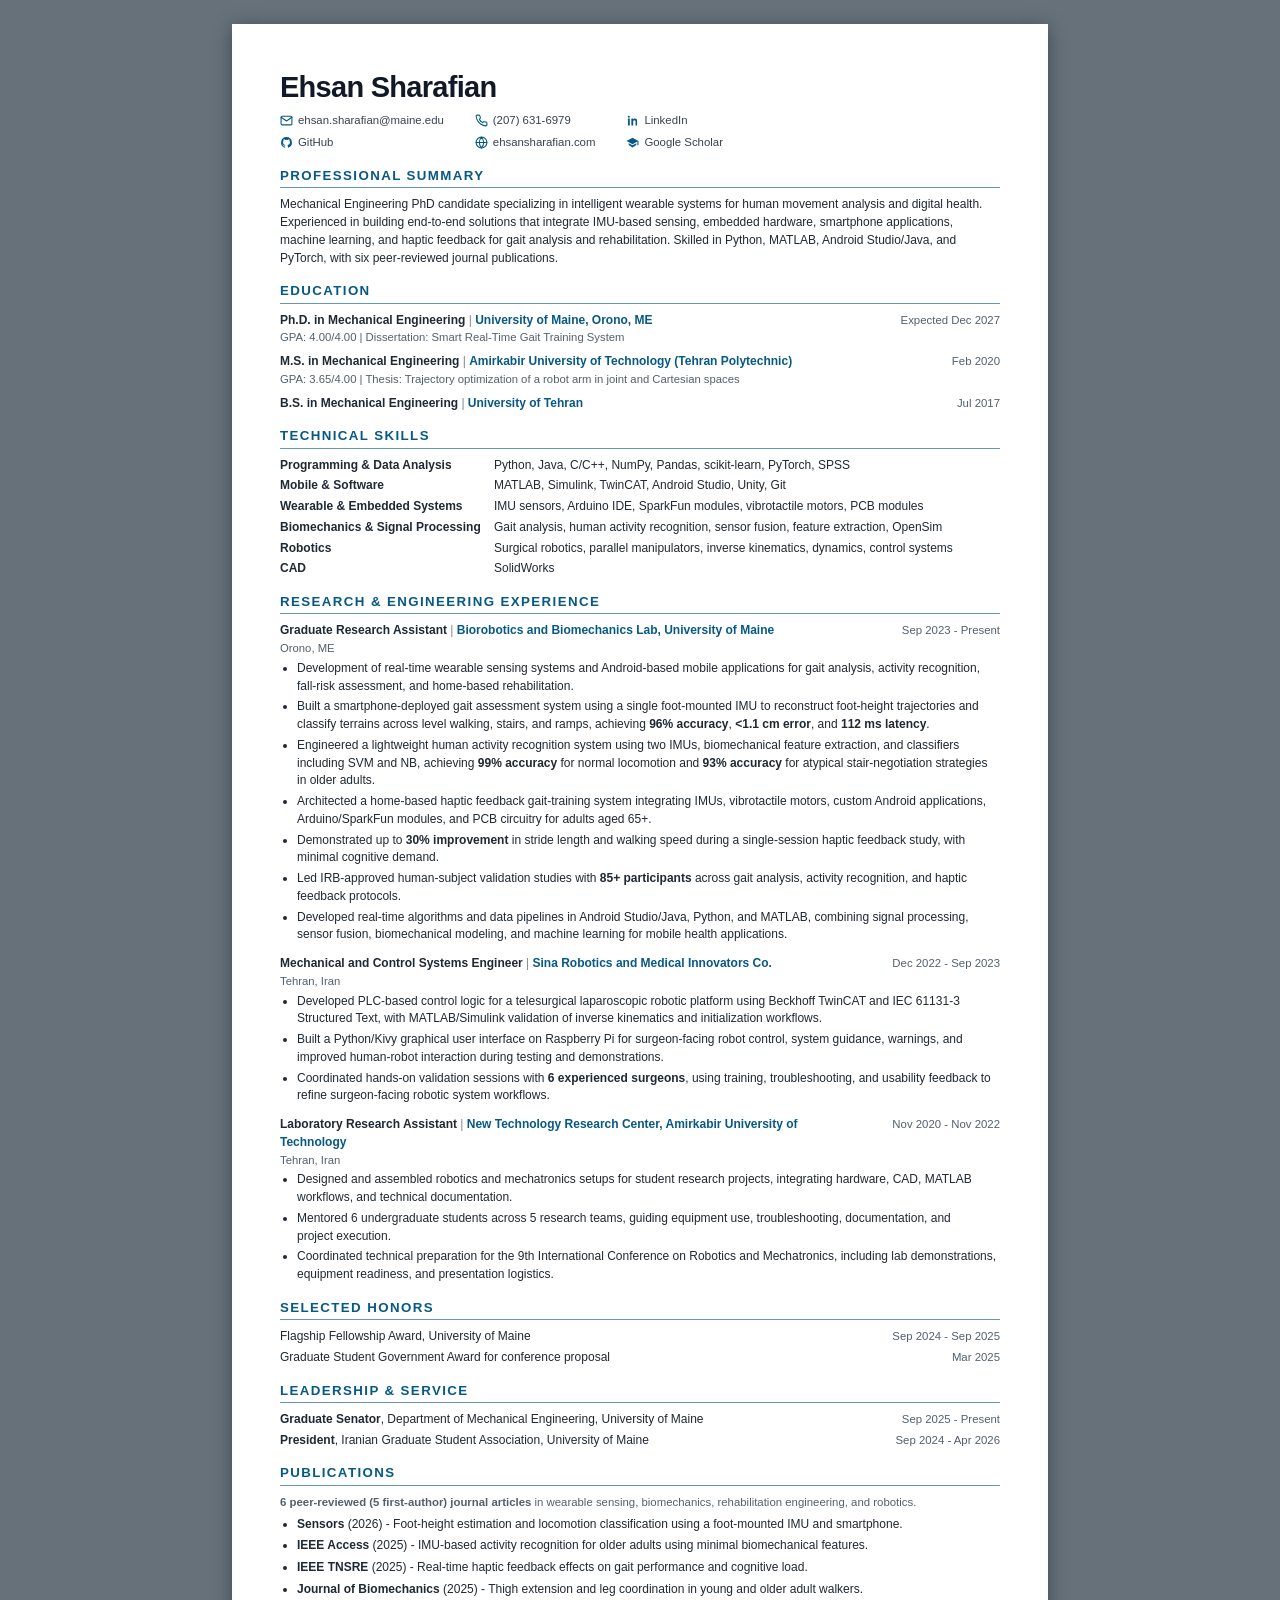
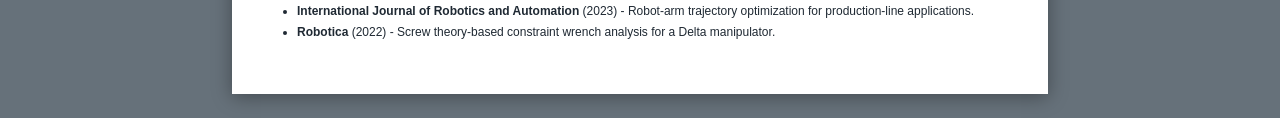
<file: manual-version/applications/2026/2026-07-29-1-2/index.html>
<!doctype html>
<html lang="en">
<head>
  <meta charset="utf-8">
  <meta name="viewport" content="width=device-width, initial-scale=1">
  <meta name="generator" content="Ehsan's YAML resume renderer">
<meta name="application-company" content="1"><meta name="application-role" content="2">  <title>Ehsan Sharafian - Resume - 2</title>
  <style>
:root {
  --ink: #1f2933;
  --muted: #52606d;
  --accent: #075985;
  --accent-soft: #7aa7be;
  --paper: #ffffff;
  --canvas: #66717a;
}

* {
  box-sizing: border-box;
}

html,
body {
  margin: 0;
  padding: 0;
}

body {
  background: var(--canvas);
  color: var(--ink);
  font-family: Aptos, "Segoe UI", Arial, sans-serif;
  font-size: 12px;
  line-height: 1.48;
  padding: 24px 0;
  -webkit-font-smoothing: antialiased;
}

.resume {
  background: var(--paper);
  box-shadow: 0 3px 18px rgb(0 0 0 / 35%);
  margin: 0 auto;
  padding: 0.5in;
  width: 8.5in;
}

.resume-header {
  margin-bottom: 16px;
}

h1 {
  color: #111827;
  font-size: 29px;
  font-weight: 750;
  letter-spacing: -0.025em;
  line-height: 1.08;
  margin: 0;
}

.contact-grid {
  margin-top: 9px;
  display: grid;
  grid-template-columns: repeat(3, max-content);
  column-gap: 31px;
  row-gap: 5px;
}

.contact-item {
  align-items: center;
  color: #364152;
  display: inline-flex;
  font-size: 11.4px;
  gap: 5px;
  text-decoration: none;
}

.contact-icon {
  color: var(--accent);
  display: inline-flex;
  height: 13px;
  width: 13px;
}

.contact-icon svg {
  fill: none;
  height: 100%;
  stroke: currentColor;
  stroke-linecap: round;
  stroke-linejoin: round;
  stroke-width: 2;
  width: 100%;
}

.contact-icon svg.filled {
  fill: currentColor;
  stroke: none;
}

section {
  margin-bottom: 15px;
}

section:last-child {
  margin-bottom: 0;
}

h2 {
  border-bottom: 1.6px solid color-mix(in srgb, var(--accent) 62%, transparent);
  break-after: avoid;
  color: var(--accent);
  font-size: 13.3px;
  font-weight: 750;
  letter-spacing: 0.105em;
  line-height: 1.3;
  margin: 0 0 8px;
  padding-bottom: 3px;
  text-transform: uppercase;
}

p {
  margin: 0;
}

.summary {
  text-wrap: pretty;
}

.entry {
  break-inside: avoid;
  margin-bottom: 7px;
}

.entry:last-child {
  margin-bottom: 0;
}

.entry-heading,
.dated-row {
  align-items: baseline;
  display: grid;
  gap: 15px;
  grid-template-columns: minmax(0, 1fr) 134px;
}

.organization {
  color: var(--accent);
  font-weight: 550;
}

.separator {
  color: #7b8794;
}

.date {
  color: var(--muted);
  font-size: 11.4px;
  text-align: right;
  white-space: nowrap;
}

.supporting,
.location {
  color: var(--muted);
  font-size: 11.3px;
}

.skills-section {
  break-inside: avoid;
}

.skill-row {
  display: grid;
  gap: 8px;
  grid-template-columns: 206px minmax(0, 1fr);
  margin-bottom: 3px;
}

.skill-row:last-child {
  margin-bottom: 0;
}

.experience-entry {
  break-inside: avoid;
  margin-bottom: 11px;
}

.experience-entry:first-of-type {
  break-inside: auto;
}

.experience-entry:last-child {
  margin-bottom: 0;
}

ul {
  margin: 3px 0 0;
  padding-left: 17px;
}

li {
  margin-bottom: 3px;
  text-wrap: pretty;
}

li:last-child {
  margin-bottom: 0;
}

.dated-row {
  margin-bottom: 3px;
}

.dated-row:last-child {
  margin-bottom: 0;
}

.publication-summary {
  color: var(--muted);
  font-size: 11.4px;
  margin-bottom: 5px;
}

.publications-section li {
  margin-bottom: 4px;
}

a:hover {
  text-decoration: underline;
}

@page {
  margin: 0.5in;
  size: letter;
}

@media print {
  :root {
    --canvas: #ffffff;
  }

  html,
  body {
    background: #ffffff;
    margin: 0;
    padding: 0;
  }

  .resume {
    box-shadow: none;
    margin: 0;
    padding: 0;
    width: auto;
  }

  a {
    color: inherit;
  }
}

  </style>
</head>
<body>

  <main class="resume">
    <header class="resume-header">
      <h1>Ehsan Sharafian</h1>
      <div class="contact-grid">
          <a class="contact-item" href="mailto:ehsan.sharafian@maine.edu" target="_blank" rel="noopener noreferrer">
            <span class="contact-icon">      <svg viewBox="0 0 24 24" aria-hidden="true"><rect x="2" y="4" width="20" height="16" rx="2"></rect><path d="M2 6l10 7 10-7"></path></svg>
</span>
            <span>ehsan.sharafian@maine.edu</span>
          </a>
          <a class="contact-item" href="tel:+12076316979" target="_blank" rel="noopener noreferrer">
            <span class="contact-icon">      <svg viewBox="0 0 24 24" aria-hidden="true"><path d="M22 16.92v3a2 2 0 0 1-2.18 2 19.79 19.79 0 0 1-8.63-3.07 19.5 19.5 0 0 1-6-6 19.79 19.79 0 0 1-3.07-8.67A2 2 0 0 1 4.11 2h3a2 2 0 0 1 2 1.72c.13.96.36 1.9.68 2.81a2 2 0 0 1-.45 2.11L8.09 9.91a16 16 0 0 0 6 6l1.27-1.27a2 2 0 0 1 2.11-.45c.91.32 1.85.55 2.81.68A2 2 0 0 1 22 16.92z"></path></svg>
</span>
            <span>(207) 631-6979</span>
          </a>
          <a class="contact-item" href="https://linkedin.com/in/ehsan-sharafian-m" target="_blank" rel="noopener noreferrer">
            <span class="contact-icon">      <svg viewBox="0 0 24 24" aria-hidden="true" class="filled"><path d="M6.94 8.5H3.56V21h3.38V8.5zM5.25 3a1.96 1.96 0 1 0 0 3.92 1.96 1.96 0 0 0 0-3.92zM21 21h-3.37v-6.06c0-1.45-.03-3.31-2.02-3.31-2.02 0-2.33 1.58-2.33 3.2V21H9.9V8.5h3.24v1.71h.05c.45-.85 1.56-1.75 3.21-1.75 3.43 0 4.06 2.26 4.06 5.2V21z"></path></svg>
</span>
            <span>LinkedIn</span>
          </a>
          <a class="contact-item" href="https://github.com/ehsansharafianm" target="_blank" rel="noopener noreferrer">
            <span class="contact-icon">      <svg viewBox="0 0 24 24" aria-hidden="true" class="filled"><path d="M12 2a10 10 0 0 0-3.16 19.49c.5.09.68-.22.68-.48v-1.7c-2.78.6-3.37-1.34-3.37-1.34-.46-1.16-1.11-1.47-1.11-1.47-.91-.62.07-.61.07-.61 1 .07 1.53 1.03 1.53 1.03.89 1.52 2.34 1.08 2.91.83.09-.65.35-1.09.63-1.34-2.22-.25-4.56-1.11-4.56-4.95 0-1.09.39-1.99 1.03-2.69-.1-.25-.45-1.27.1-2.64 0 0 .84-.27 2.75 1.03a9.5 9.5 0 0 1 5 0c1.9-1.3 2.75-1.03 2.75-1.03.55 1.37.2 2.39.1 2.64.64.7 1.03 1.6 1.03 2.69 0 3.85-2.34 4.7-4.57 4.94.36.31.68.92.68 1.85v2.74c0 .27.18.58.69.48A10 10 0 0 0 12 2z"></path></svg>
</span>
            <span>GitHub</span>
          </a>
          <a class="contact-item" href="https://ehsansharafian.com" target="_blank" rel="noopener noreferrer">
            <span class="contact-icon">      <svg viewBox="0 0 24 24" aria-hidden="true"><circle cx="12" cy="12" r="10"></circle><path d="M2 12h20M12 2a15.3 15.3 0 0 1 4 10 15.3 15.3 0 0 1-4 10 15.3 15.3 0 0 1-4-10 15.3 15.3 0 0 1 4-10z"></path></svg>
</span>
            <span>ehsansharafian.com</span>
          </a>
          <a class="contact-item" href="https://scholar.google.com/citations?user=IF_W5kkAAAAJ&hl=en&oi=ao" target="_blank" rel="noopener noreferrer">
            <span class="contact-icon">      <svg viewBox="0 0 24 24" aria-hidden="true" class="filled"><path d="M12 3 1 9l11 6 9-4.91V17h2V9L12 3z"></path><path d="M5 13.18v3.64L12 21l7-4.18v-3.64L12 17l-7-3.82z"></path></svg>
</span>
            <span>Google Scholar</span>
          </a>
      </div>
    </header>

    <section>
      <h2>Professional Summary</h2>
      <p class="summary">Mechanical Engineering PhD candidate specializing in intelligent wearable systems for human movement analysis and digital health. Experienced in building end-to-end solutions that integrate IMU-based sensing, embedded hardware, smartphone applications, machine learning, and haptic feedback for gait analysis and rehabilitation. Skilled in Python, MATLAB, Android Studio/Java, and PyTorch, with six peer-reviewed journal publications.</p>
    </section>

    <section>
      <h2>Education</h2>
        <article class="entry compact-entry">
          <div class="entry-heading">
            <div><strong>Ph.D. in Mechanical Engineering</strong><span class="separator"> | </span><span class="organization">University of Maine, Orono, ME</span></div>
            <div class="date">Expected Dec 2027</div>
          </div>
<div class="supporting">GPA: 4.00/4.00 | Dissertation: Smart Real-Time Gait Training System</div>        </article>
        <article class="entry compact-entry">
          <div class="entry-heading">
            <div><strong>M.S. in Mechanical Engineering</strong><span class="separator"> | </span><span class="organization">Amirkabir University of Technology (Tehran Polytechnic)</span></div>
            <div class="date">Feb 2020</div>
          </div>
<div class="supporting">GPA: 3.65/4.00 | Thesis: Trajectory optimization of a robot arm in joint and Cartesian spaces</div>        </article>
        <article class="entry compact-entry">
          <div class="entry-heading">
            <div><strong>B.S. in Mechanical Engineering</strong><span class="separator"> | </span><span class="organization">University of Tehran</span></div>
            <div class="date">Jul 2017</div>
          </div>
        </article>
    </section>

    <section class="skills-section">
      <h2>Technical Skills</h2>
        <div class="skill-row">
          <strong>Programming & Data Analysis</strong>
          <span>Python, Java, C/C++, NumPy, Pandas, scikit-learn, PyTorch, SPSS</span>
        </div>
        <div class="skill-row">
          <strong>Mobile & Software</strong>
          <span>MATLAB, Simulink, TwinCAT, Android Studio, Unity, Git</span>
        </div>
        <div class="skill-row">
          <strong>Wearable & Embedded Systems</strong>
          <span>IMU sensors, Arduino IDE, SparkFun modules, vibrotactile motors, PCB modules</span>
        </div>
        <div class="skill-row">
          <strong>Biomechanics & Signal Processing</strong>
          <span>Gait analysis, human activity recognition, sensor fusion, feature extraction, OpenSim</span>
        </div>
        <div class="skill-row">
          <strong>Robotics</strong>
          <span>Surgical robotics, parallel manipulators, inverse kinematics, dynamics, control systems</span>
        </div>
        <div class="skill-row">
          <strong>CAD</strong>
          <span>SolidWorks</span>
        </div>
    </section>

    <section>
      <h2>Research &amp; Engineering Experience</h2>
        <article class="experience-entry">
          <div class="entry-heading">
            <div><strong>Graduate Research Assistant</strong><span class="separator"> | </span><span class="organization">Biorobotics and Biomechanics Lab, University of Maine</span></div>
            <div class="date">Sep 2023 - Present</div>
          </div>
<div class="location">Orono, ME</div>          <ul>
              <li>Development of real-time wearable sensing systems and Android-based mobile applications for gait analysis, activity recognition, fall-risk assessment, and home-based rehabilitation.</li>
              <li>Built a smartphone-deployed gait assessment system using a single foot-mounted IMU to reconstruct foot-height trajectories and classify terrains across level walking, stairs, and ramps, achieving <strong>96% accuracy</strong>, <strong>&lt;1.1 cm error</strong>, and <strong>112 ms latency</strong>.</li>
              <li>Engineered a lightweight human activity recognition system using two IMUs, biomechanical feature extraction, and classifiers including SVM and NB, achieving <strong>99% accuracy</strong> for normal locomotion and <strong>93% accuracy</strong> for atypical stair-negotiation strategies in older adults.</li>
              <li>Architected a home-based haptic feedback gait-training system integrating IMUs, vibrotactile motors, custom Android applications, Arduino/SparkFun modules, and PCB circuitry for adults aged 65+.</li>
              <li>Demonstrated up to <strong>30% improvement</strong> in stride length and walking speed during a single-session haptic feedback study, with minimal cognitive demand.</li>
              <li>Led IRB-approved human-subject validation studies with <strong>85+ participants</strong> across gait analysis, activity recognition, and haptic feedback protocols.</li>
              <li>Developed real-time algorithms and data pipelines in Android Studio/Java, Python, and MATLAB, combining signal processing, sensor fusion, biomechanical modeling, and machine learning for mobile health applications.</li>
          </ul>
        </article>
        <article class="experience-entry">
          <div class="entry-heading">
            <div><strong>Mechanical and Control Systems Engineer</strong><span class="separator"> | </span><span class="organization">Sina Robotics and Medical Innovators Co.</span></div>
            <div class="date">Dec 2022 - Sep 2023</div>
          </div>
<div class="location">Tehran, Iran</div>          <ul>
              <li>Developed PLC-based control logic for a telesurgical laparoscopic robotic platform using Beckhoff TwinCAT and IEC 61131-3 Structured Text, with MATLAB/Simulink validation of inverse kinematics and initialization workflows.</li>
              <li>Built a Python/Kivy graphical user interface on Raspberry Pi for surgeon-facing robot control, system guidance, warnings, and improved human-robot interaction during testing and demonstrations.</li>
              <li>Coordinated hands-on validation sessions with <strong>6 experienced surgeons</strong>, using training, troubleshooting, and usability feedback to refine surgeon-facing robotic system workflows.</li>
          </ul>
        </article>
        <article class="experience-entry">
          <div class="entry-heading">
            <div><strong>Laboratory Research Assistant</strong><span class="separator"> | </span><span class="organization">New Technology Research Center, Amirkabir University of Technology</span></div>
            <div class="date">Nov 2020 - Nov 2022</div>
          </div>
<div class="location">Tehran, Iran</div>          <ul>
              <li>Designed and assembled robotics and mechatronics setups for student research projects, integrating hardware, CAD, MATLAB workflows, and technical documentation.</li>
              <li>Mentored 6 undergraduate students across 5 research teams, guiding equipment use, troubleshooting, documentation, and project execution.</li>
              <li>Coordinated technical preparation for the 9th International Conference on Robotics and Mechatronics, including lab demonstrations, equipment readiness, and presentation logistics.</li>
          </ul>
        </article>
    </section>

    <section>
      <h2>Selected Honors</h2>
        <div class="dated-row">
          <span>Flagship Fellowship Award, University of Maine</span>
          <span class="date">Sep 2024 - Sep 2025</span>
        </div>
        <div class="dated-row">
          <span>Graduate Student Government Award for conference proposal</span>
          <span class="date">Mar 2025</span>
        </div>
    </section>

    <section>
      <h2>Leadership &amp; Service</h2>
        <div class="dated-row">
          <span><strong>Graduate Senator</strong>, Department of Mechanical Engineering, University of Maine</span>
          <span class="date">Sep 2025 - Present</span>
        </div>
        <div class="dated-row">
          <span><strong>President</strong>, Iranian Graduate Student Association, University of Maine</span>
          <span class="date">Sep 2024 - Apr 2026</span>
        </div>
    </section>

    <section class="publications-section">
      <h2>Publications</h2>
      <p class="publication-summary"><strong>6 peer-reviewed (5 first-author) journal articles</strong> in wearable sensing, biomechanics, rehabilitation engineering, and robotics.</p>
      <ul>
          <li><strong>Sensors</strong> (2026) - Foot-height estimation and locomotion classification using a foot-mounted IMU and smartphone.</li>
          <li><strong>IEEE Access</strong> (2025) - IMU-based activity recognition for older adults using minimal biomechanical features.</li>
          <li><strong>IEEE TNSRE</strong> (2025) - Real-time haptic feedback effects on gait performance and cognitive load.</li>
          <li><strong>Journal of Biomechanics</strong> (2025) - Thigh extension and leg coordination in young and older adult walkers.</li>
          <li><strong>International Journal of Robotics and Automation</strong> (2023) - Robot-arm trajectory optimization for production-line applications.</li>
          <li><strong>Robotica</strong> (2022) - Screw theory-based constraint wrench analysis for a Delta manipulator.</li>
      </ul>
    </section>
  </main>
</body>
</html>
</file>
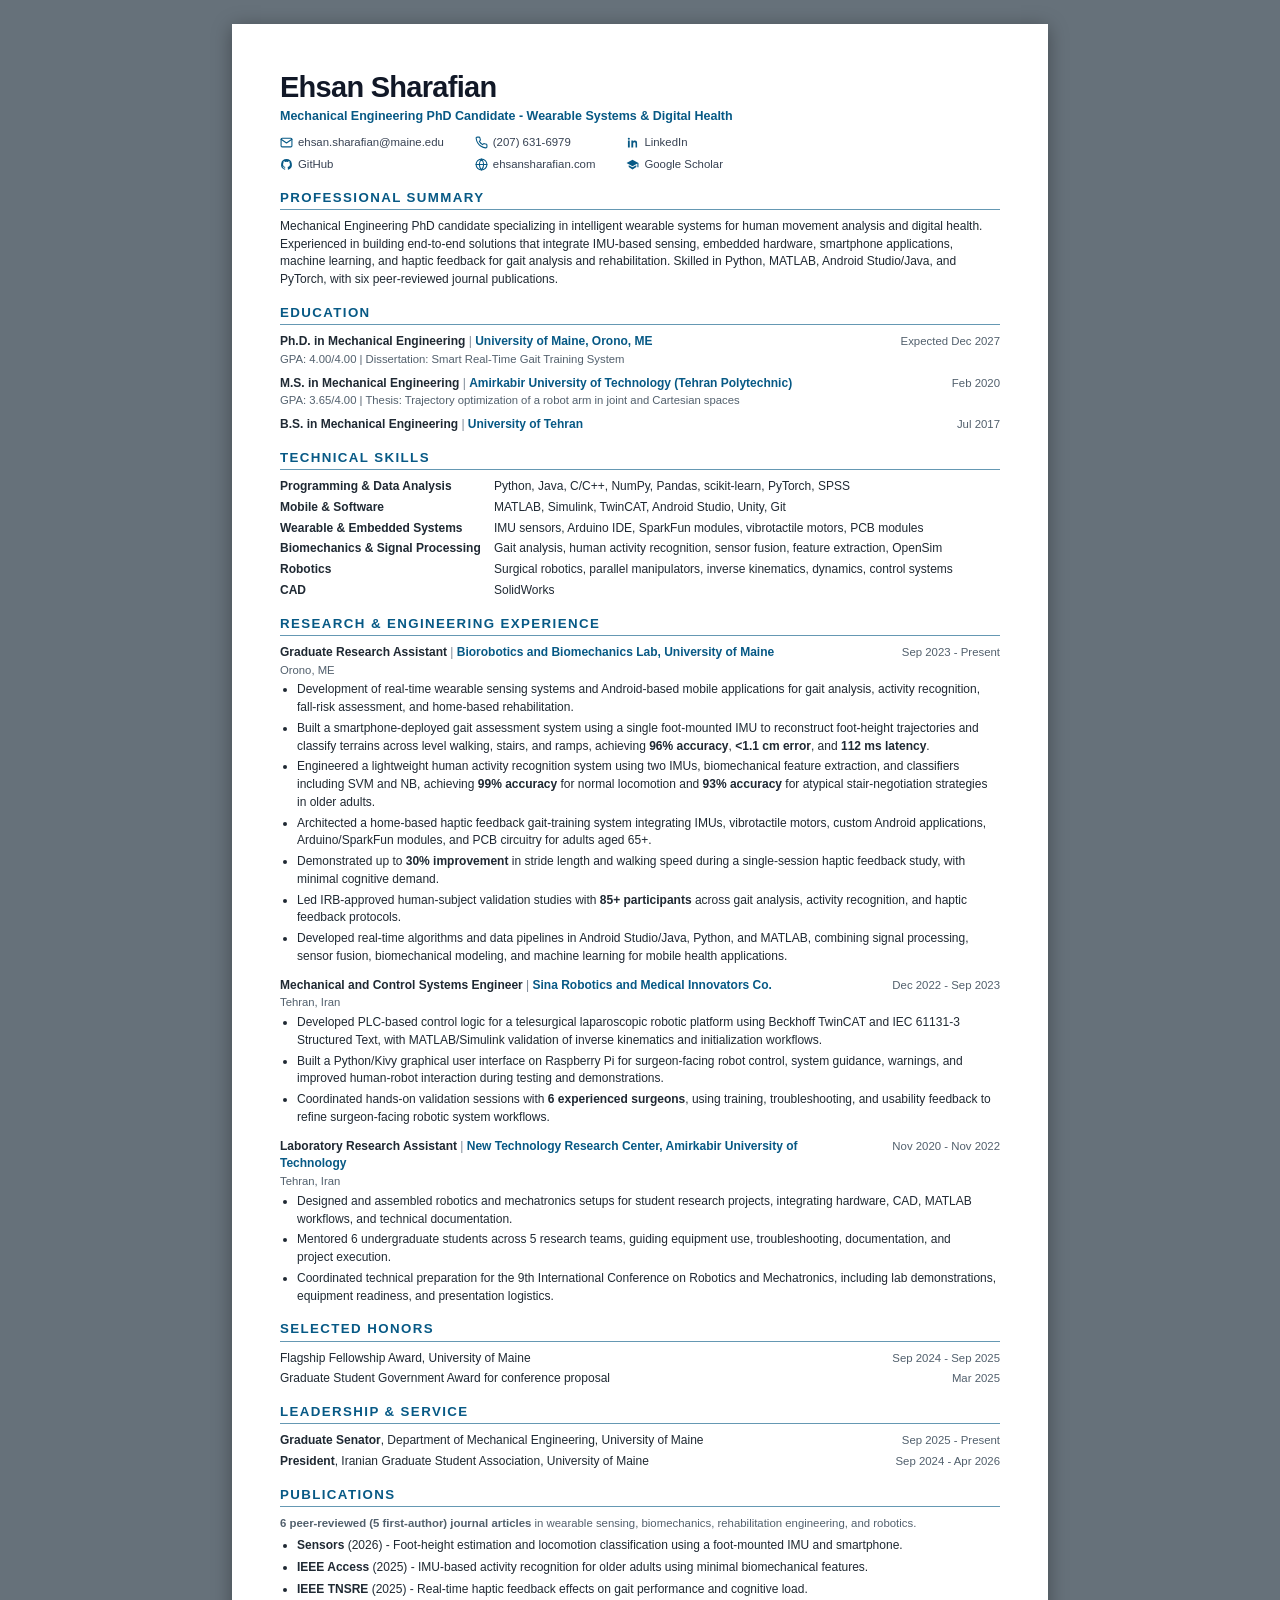
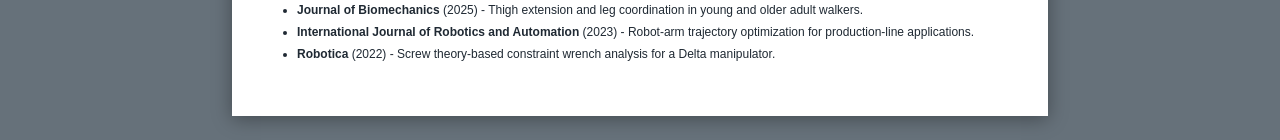
<file: manual-version/applications/2026/2026-07-29-a-b/index.html>
<!doctype html>
<html lang="en">
<head>
  <meta charset="utf-8">
  <meta name="viewport" content="width=device-width, initial-scale=1">
  <meta name="generator" content="Ehsan's YAML resume renderer">
<meta name="application-company" content="A"><meta name="application-role" content="B">  <title>Ehsan Sharafian - Resume - B</title>
  <link rel="stylesheet" href="resume.css">
</head>
<body>

  <main class="resume">
    <header class="resume-header">
      <h1>Ehsan Sharafian</h1>
<p class="headline">Mechanical Engineering PhD Candidate - Wearable Systems & Digital Health</p>      <div class="contact-grid">
          <a class="contact-item" href="mailto:ehsan.sharafian@maine.edu" target="_blank" rel="noopener noreferrer">
            <span class="contact-icon">      <svg viewBox="0 0 24 24" aria-hidden="true"><rect x="2" y="4" width="20" height="16" rx="2"></rect><path d="M2 6l10 7 10-7"></path></svg>
</span>
            <span>ehsan.sharafian@maine.edu</span>
          </a>
          <a class="contact-item" href="tel:+12076316979" target="_blank" rel="noopener noreferrer">
            <span class="contact-icon">      <svg viewBox="0 0 24 24" aria-hidden="true"><path d="M22 16.92v3a2 2 0 0 1-2.18 2 19.79 19.79 0 0 1-8.63-3.07 19.5 19.5 0 0 1-6-6 19.79 19.79 0 0 1-3.07-8.67A2 2 0 0 1 4.11 2h3a2 2 0 0 1 2 1.72c.13.96.36 1.9.68 2.81a2 2 0 0 1-.45 2.11L8.09 9.91a16 16 0 0 0 6 6l1.27-1.27a2 2 0 0 1 2.11-.45c.91.32 1.85.55 2.81.68A2 2 0 0 1 22 16.92z"></path></svg>
</span>
            <span>(207) 631-6979</span>
          </a>
          <a class="contact-item" href="https://linkedin.com/in/ehsan-sharafian-m" target="_blank" rel="noopener noreferrer">
            <span class="contact-icon">      <svg viewBox="0 0 24 24" aria-hidden="true" class="filled"><path d="M6.94 8.5H3.56V21h3.38V8.5zM5.25 3a1.96 1.96 0 1 0 0 3.92 1.96 1.96 0 0 0 0-3.92zM21 21h-3.37v-6.06c0-1.45-.03-3.31-2.02-3.31-2.02 0-2.33 1.58-2.33 3.2V21H9.9V8.5h3.24v1.71h.05c.45-.85 1.56-1.75 3.21-1.75 3.43 0 4.06 2.26 4.06 5.2V21z"></path></svg>
</span>
            <span>LinkedIn</span>
          </a>
          <a class="contact-item" href="https://github.com/ehsansharafianm" target="_blank" rel="noopener noreferrer">
            <span class="contact-icon">      <svg viewBox="0 0 24 24" aria-hidden="true" class="filled"><path d="M12 2a10 10 0 0 0-3.16 19.49c.5.09.68-.22.68-.48v-1.7c-2.78.6-3.37-1.34-3.37-1.34-.46-1.16-1.11-1.47-1.11-1.47-.91-.62.07-.61.07-.61 1 .07 1.53 1.03 1.53 1.03.89 1.52 2.34 1.08 2.91.83.09-.65.35-1.09.63-1.34-2.22-.25-4.56-1.11-4.56-4.95 0-1.09.39-1.99 1.03-2.69-.1-.25-.45-1.27.1-2.64 0 0 .84-.27 2.75 1.03a9.5 9.5 0 0 1 5 0c1.9-1.3 2.75-1.03 2.75-1.03.55 1.37.2 2.39.1 2.64.64.7 1.03 1.6 1.03 2.69 0 3.85-2.34 4.7-4.57 4.94.36.31.68.92.68 1.85v2.74c0 .27.18.58.69.48A10 10 0 0 0 12 2z"></path></svg>
</span>
            <span>GitHub</span>
          </a>
          <a class="contact-item" href="https://ehsansharafian.com" target="_blank" rel="noopener noreferrer">
            <span class="contact-icon">      <svg viewBox="0 0 24 24" aria-hidden="true"><circle cx="12" cy="12" r="10"></circle><path d="M2 12h20M12 2a15.3 15.3 0 0 1 4 10 15.3 15.3 0 0 1-4 10 15.3 15.3 0 0 1-4-10 15.3 15.3 0 0 1 4-10z"></path></svg>
</span>
            <span>ehsansharafian.com</span>
          </a>
          <a class="contact-item" href="https://scholar.google.com/citations?user=IF_W5kkAAAAJ&hl=en&oi=ao" target="_blank" rel="noopener noreferrer">
            <span class="contact-icon">      <svg viewBox="0 0 24 24" aria-hidden="true" class="filled"><path d="M12 3 1 9l11 6 9-4.91V17h2V9L12 3z"></path><path d="M5 13.18v3.64L12 21l7-4.18v-3.64L12 17l-7-3.82z"></path></svg>
</span>
            <span>Google Scholar</span>
          </a>
      </div>
    </header>

    <section>
      <h2>Professional Summary</h2>
      <p class="summary">Mechanical Engineering PhD candidate specializing in intelligent wearable systems for human movement analysis and digital health. Experienced in building end-to-end solutions that integrate IMU-based sensing, embedded hardware, smartphone applications, machine learning, and haptic feedback for gait analysis and rehabilitation. Skilled in Python, MATLAB, Android Studio/Java, and PyTorch, with six peer-reviewed journal publications.</p>
    </section>

    <section>
      <h2>Education</h2>
        <article class="entry compact-entry">
          <div class="entry-heading">
            <div><strong>Ph.D. in Mechanical Engineering</strong><span class="separator"> | </span><span class="organization">University of Maine, Orono, ME</span></div>
            <div class="date">Expected Dec 2027</div>
          </div>
<div class="supporting">GPA: 4.00/4.00 | Dissertation: Smart Real-Time Gait Training System</div>        </article>
        <article class="entry compact-entry">
          <div class="entry-heading">
            <div><strong>M.S. in Mechanical Engineering</strong><span class="separator"> | </span><span class="organization">Amirkabir University of Technology (Tehran Polytechnic)</span></div>
            <div class="date">Feb 2020</div>
          </div>
<div class="supporting">GPA: 3.65/4.00 | Thesis: Trajectory optimization of a robot arm in joint and Cartesian spaces</div>        </article>
        <article class="entry compact-entry">
          <div class="entry-heading">
            <div><strong>B.S. in Mechanical Engineering</strong><span class="separator"> | </span><span class="organization">University of Tehran</span></div>
            <div class="date">Jul 2017</div>
          </div>
        </article>
    </section>

    <section class="skills-section">
      <h2>Technical Skills</h2>
        <div class="skill-row">
          <strong>Programming & Data Analysis</strong>
          <span>Python, Java, C/C++, NumPy, Pandas, scikit-learn, PyTorch, SPSS</span>
        </div>
        <div class="skill-row">
          <strong>Mobile & Software</strong>
          <span>MATLAB, Simulink, TwinCAT, Android Studio, Unity, Git</span>
        </div>
        <div class="skill-row">
          <strong>Wearable & Embedded Systems</strong>
          <span>IMU sensors, Arduino IDE, SparkFun modules, vibrotactile motors, PCB modules</span>
        </div>
        <div class="skill-row">
          <strong>Biomechanics & Signal Processing</strong>
          <span>Gait analysis, human activity recognition, sensor fusion, feature extraction, OpenSim</span>
        </div>
        <div class="skill-row">
          <strong>Robotics</strong>
          <span>Surgical robotics, parallel manipulators, inverse kinematics, dynamics, control systems</span>
        </div>
        <div class="skill-row">
          <strong>CAD</strong>
          <span>SolidWorks</span>
        </div>
    </section>

    <section>
      <h2>Research &amp; Engineering Experience</h2>
        <article class="experience-entry">
          <div class="entry-heading">
            <div><strong>Graduate Research Assistant</strong><span class="separator"> | </span><span class="organization">Biorobotics and Biomechanics Lab, University of Maine</span></div>
            <div class="date">Sep 2023 - Present</div>
          </div>
<div class="location">Orono, ME</div>          <ul>
              <li>Development of real-time wearable sensing systems and Android-based mobile applications for gait analysis, activity recognition, fall-risk assessment, and home-based rehabilitation.</li>
              <li>Built a smartphone-deployed gait assessment system using a single foot-mounted IMU to reconstruct foot-height trajectories and classify terrains across level walking, stairs, and ramps, achieving <strong>96% accuracy</strong>, <strong>&lt;1.1 cm error</strong>, and <strong>112 ms latency</strong>.</li>
              <li>Engineered a lightweight human activity recognition system using two IMUs, biomechanical feature extraction, and classifiers including SVM and NB, achieving <strong>99% accuracy</strong> for normal locomotion and <strong>93% accuracy</strong> for atypical stair-negotiation strategies in older adults.</li>
              <li>Architected a home-based haptic feedback gait-training system integrating IMUs, vibrotactile motors, custom Android applications, Arduino/SparkFun modules, and PCB circuitry for adults aged 65+.</li>
              <li>Demonstrated up to <strong>30% improvement</strong> in stride length and walking speed during a single-session haptic feedback study, with minimal cognitive demand.</li>
              <li>Led IRB-approved human-subject validation studies with <strong>85+ participants</strong> across gait analysis, activity recognition, and haptic feedback protocols.</li>
              <li>Developed real-time algorithms and data pipelines in Android Studio/Java, Python, and MATLAB, combining signal processing, sensor fusion, biomechanical modeling, and machine learning for mobile health applications.</li>
          </ul>
        </article>
        <article class="experience-entry">
          <div class="entry-heading">
            <div><strong>Mechanical and Control Systems Engineer</strong><span class="separator"> | </span><span class="organization">Sina Robotics and Medical Innovators Co.</span></div>
            <div class="date">Dec 2022 - Sep 2023</div>
          </div>
<div class="location">Tehran, Iran</div>          <ul>
              <li>Developed PLC-based control logic for a telesurgical laparoscopic robotic platform using Beckhoff TwinCAT and IEC 61131-3 Structured Text, with MATLAB/Simulink validation of inverse kinematics and initialization workflows.</li>
              <li>Built a Python/Kivy graphical user interface on Raspberry Pi for surgeon-facing robot control, system guidance, warnings, and improved human-robot interaction during testing and demonstrations.</li>
              <li>Coordinated hands-on validation sessions with <strong>6 experienced surgeons</strong>, using training, troubleshooting, and usability feedback to refine surgeon-facing robotic system workflows.</li>
          </ul>
        </article>
        <article class="experience-entry">
          <div class="entry-heading">
            <div><strong>Laboratory Research Assistant</strong><span class="separator"> | </span><span class="organization">New Technology Research Center, Amirkabir University of Technology</span></div>
            <div class="date">Nov 2020 - Nov 2022</div>
          </div>
<div class="location">Tehran, Iran</div>          <ul>
              <li>Designed and assembled robotics and mechatronics setups for student research projects, integrating hardware, CAD, MATLAB workflows, and technical documentation.</li>
              <li>Mentored 6 undergraduate students across 5 research teams, guiding equipment use, troubleshooting, documentation, and project execution.</li>
              <li>Coordinated technical preparation for the 9th International Conference on Robotics and Mechatronics, including lab demonstrations, equipment readiness, and presentation logistics.</li>
          </ul>
        </article>
    </section>

    <section>
      <h2>Selected Honors</h2>
        <div class="dated-row">
          <span>Flagship Fellowship Award, University of Maine</span>
          <span class="date">Sep 2024 - Sep 2025</span>
        </div>
        <div class="dated-row">
          <span>Graduate Student Government Award for conference proposal</span>
          <span class="date">Mar 2025</span>
        </div>
    </section>

    <section>
      <h2>Leadership &amp; Service</h2>
        <div class="dated-row">
          <span><strong>Graduate Senator</strong>, Department of Mechanical Engineering, University of Maine</span>
          <span class="date">Sep 2025 - Present</span>
        </div>
        <div class="dated-row">
          <span><strong>President</strong>, Iranian Graduate Student Association, University of Maine</span>
          <span class="date">Sep 2024 - Apr 2026</span>
        </div>
    </section>

    <section class="publications-section">
      <h2>Publications</h2>
      <p class="publication-summary"><strong>6 peer-reviewed (5 first-author) journal articles</strong> in wearable sensing, biomechanics, rehabilitation engineering, and robotics.</p>
      <ul>
          <li><strong>Sensors</strong> (2026) - Foot-height estimation and locomotion classification using a foot-mounted IMU and smartphone.</li>
          <li><strong>IEEE Access</strong> (2025) - IMU-based activity recognition for older adults using minimal biomechanical features.</li>
          <li><strong>IEEE TNSRE</strong> (2025) - Real-time haptic feedback effects on gait performance and cognitive load.</li>
          <li><strong>Journal of Biomechanics</strong> (2025) - Thigh extension and leg coordination in young and older adult walkers.</li>
          <li><strong>International Journal of Robotics and Automation</strong> (2023) - Robot-arm trajectory optimization for production-line applications.</li>
          <li><strong>Robotica</strong> (2022) - Screw theory-based constraint wrench analysis for a Delta manipulator.</li>
      </ul>
    </section>
  </main>
</body>
</html>
</file>
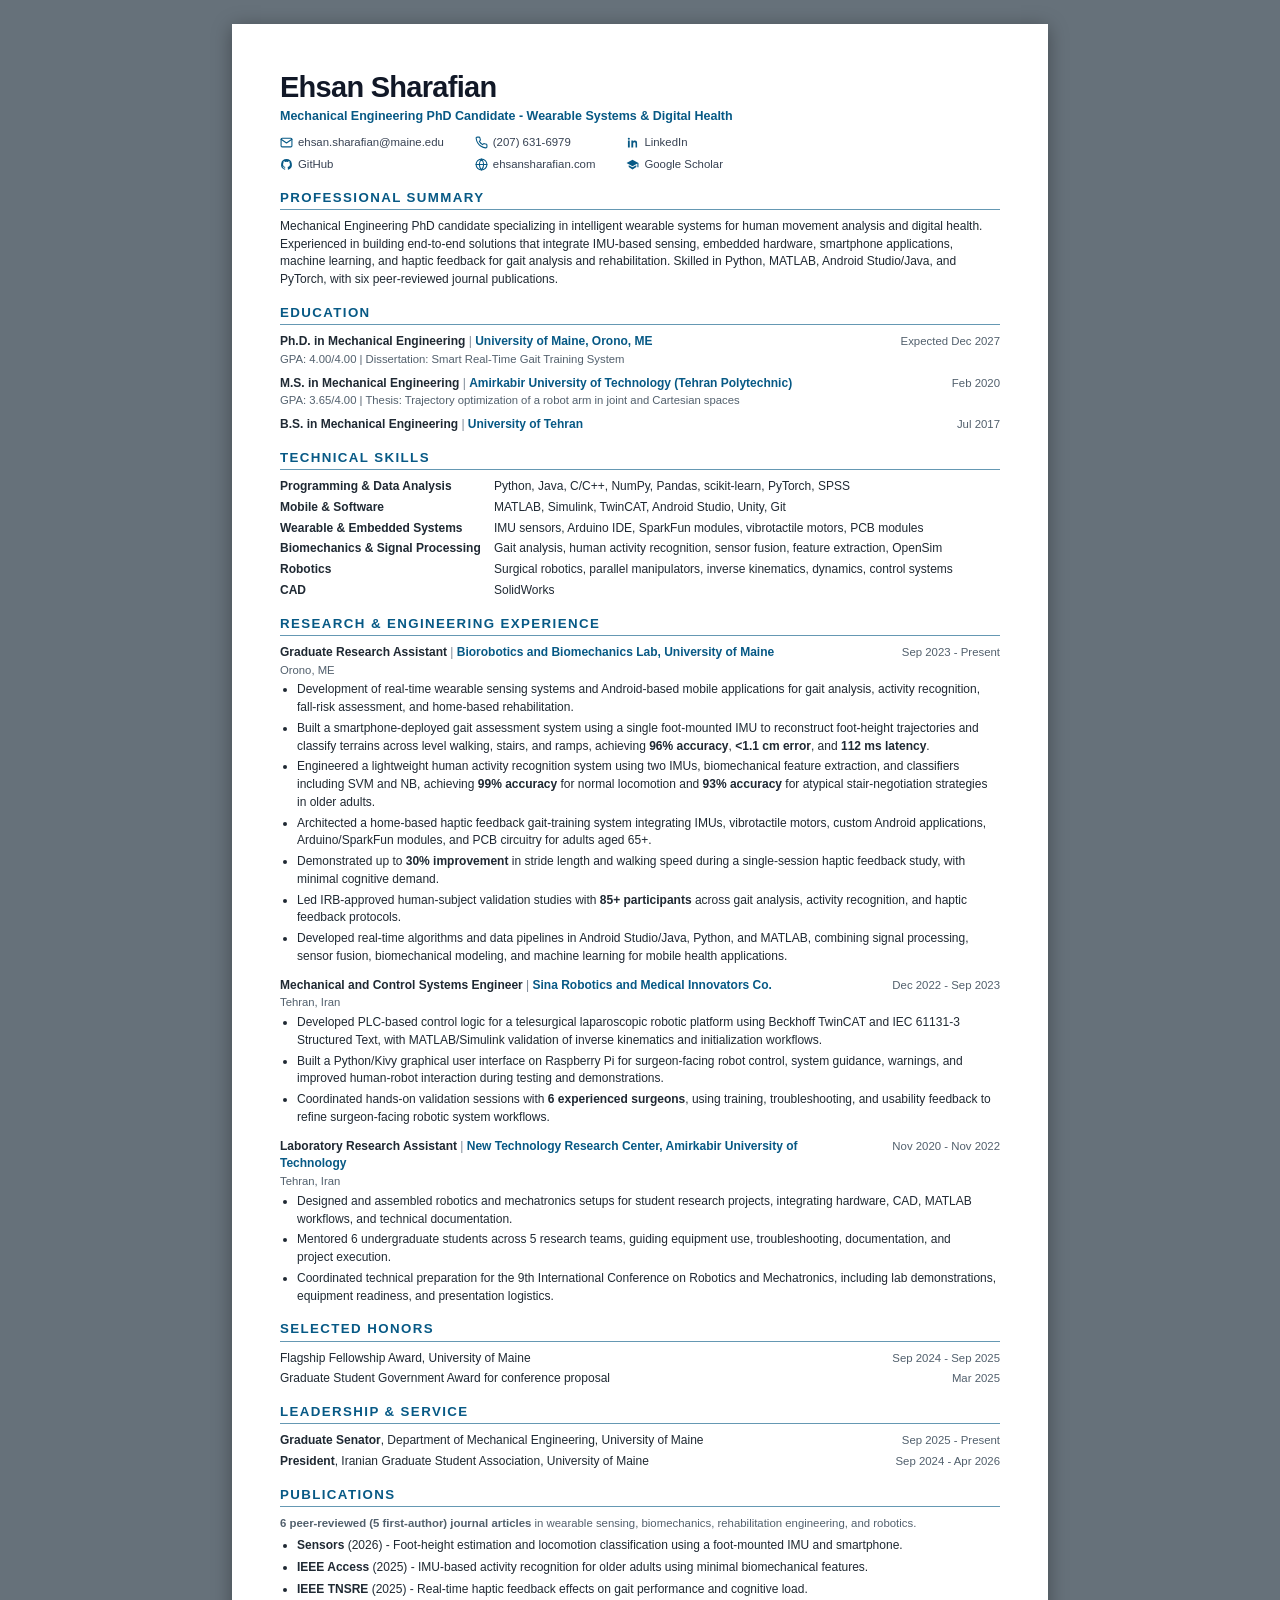
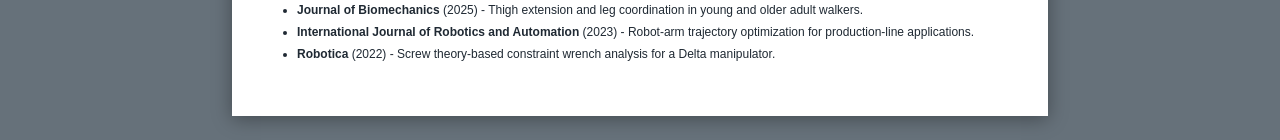
<file: manual-version/applications/2026/2026-07-29-medtronic-biomechanics-engineer/index.html>
<!doctype html>
<html lang="en">
<head>
  <meta charset="utf-8">
  <meta name="viewport" content="width=device-width, initial-scale=1">
  <meta name="generator" content="Ehsan's YAML resume renderer">
<meta name="application-company" content="Medtronic"><meta name="application-role" content="Biomechanics Engineer">  <title>Ehsan Sharafian - Resume - Biomechanics Engineer</title>
  <link rel="stylesheet" href="resume.css">
</head>
<body>

  <main class="resume">
    <header class="resume-header">
      <h1>Ehsan Sharafian</h1>
<p class="headline">Mechanical Engineering PhD Candidate - Wearable Systems & Digital Health</p>      <div class="contact-grid">
          <a class="contact-item" href="mailto:ehsan.sharafian@maine.edu" target="_blank" rel="noopener noreferrer">
            <span class="contact-icon">      <svg viewBox="0 0 24 24" aria-hidden="true"><rect x="2" y="4" width="20" height="16" rx="2"></rect><path d="M2 6l10 7 10-7"></path></svg>
</span>
            <span>ehsan.sharafian@maine.edu</span>
          </a>
          <a class="contact-item" href="tel:+12076316979" target="_blank" rel="noopener noreferrer">
            <span class="contact-icon">      <svg viewBox="0 0 24 24" aria-hidden="true"><path d="M22 16.92v3a2 2 0 0 1-2.18 2 19.79 19.79 0 0 1-8.63-3.07 19.5 19.5 0 0 1-6-6 19.79 19.79 0 0 1-3.07-8.67A2 2 0 0 1 4.11 2h3a2 2 0 0 1 2 1.72c.13.96.36 1.9.68 2.81a2 2 0 0 1-.45 2.11L8.09 9.91a16 16 0 0 0 6 6l1.27-1.27a2 2 0 0 1 2.11-.45c.91.32 1.85.55 2.81.68A2 2 0 0 1 22 16.92z"></path></svg>
</span>
            <span>(207) 631-6979</span>
          </a>
          <a class="contact-item" href="https://linkedin.com/in/ehsan-sharafian-m" target="_blank" rel="noopener noreferrer">
            <span class="contact-icon">      <svg viewBox="0 0 24 24" aria-hidden="true" class="filled"><path d="M6.94 8.5H3.56V21h3.38V8.5zM5.25 3a1.96 1.96 0 1 0 0 3.92 1.96 1.96 0 0 0 0-3.92zM21 21h-3.37v-6.06c0-1.45-.03-3.31-2.02-3.31-2.02 0-2.33 1.58-2.33 3.2V21H9.9V8.5h3.24v1.71h.05c.45-.85 1.56-1.75 3.21-1.75 3.43 0 4.06 2.26 4.06 5.2V21z"></path></svg>
</span>
            <span>LinkedIn</span>
          </a>
          <a class="contact-item" href="https://github.com/ehsansharafianm" target="_blank" rel="noopener noreferrer">
            <span class="contact-icon">      <svg viewBox="0 0 24 24" aria-hidden="true" class="filled"><path d="M12 2a10 10 0 0 0-3.16 19.49c.5.09.68-.22.68-.48v-1.7c-2.78.6-3.37-1.34-3.37-1.34-.46-1.16-1.11-1.47-1.11-1.47-.91-.62.07-.61.07-.61 1 .07 1.53 1.03 1.53 1.03.89 1.52 2.34 1.08 2.91.83.09-.65.35-1.09.63-1.34-2.22-.25-4.56-1.11-4.56-4.95 0-1.09.39-1.99 1.03-2.69-.1-.25-.45-1.27.1-2.64 0 0 .84-.27 2.75 1.03a9.5 9.5 0 0 1 5 0c1.9-1.3 2.75-1.03 2.75-1.03.55 1.37.2 2.39.1 2.64.64.7 1.03 1.6 1.03 2.69 0 3.85-2.34 4.7-4.57 4.94.36.31.68.92.68 1.85v2.74c0 .27.18.58.69.48A10 10 0 0 0 12 2z"></path></svg>
</span>
            <span>GitHub</span>
          </a>
          <a class="contact-item" href="https://ehsansharafian.com" target="_blank" rel="noopener noreferrer">
            <span class="contact-icon">      <svg viewBox="0 0 24 24" aria-hidden="true"><circle cx="12" cy="12" r="10"></circle><path d="M2 12h20M12 2a15.3 15.3 0 0 1 4 10 15.3 15.3 0 0 1-4 10 15.3 15.3 0 0 1-4-10 15.3 15.3 0 0 1 4-10z"></path></svg>
</span>
            <span>ehsansharafian.com</span>
          </a>
          <a class="contact-item" href="https://scholar.google.com/citations?user=IF_W5kkAAAAJ&hl=en&oi=ao" target="_blank" rel="noopener noreferrer">
            <span class="contact-icon">      <svg viewBox="0 0 24 24" aria-hidden="true" class="filled"><path d="M12 3 1 9l11 6 9-4.91V17h2V9L12 3z"></path><path d="M5 13.18v3.64L12 21l7-4.18v-3.64L12 17l-7-3.82z"></path></svg>
</span>
            <span>Google Scholar</span>
          </a>
      </div>
    </header>

    <section>
      <h2>Professional Summary</h2>
      <p class="summary">Mechanical Engineering PhD candidate specializing in intelligent wearable systems for human movement analysis and digital health. Experienced in building end-to-end solutions that integrate IMU-based sensing, embedded hardware, smartphone applications, machine learning, and haptic feedback for gait analysis and rehabilitation. Skilled in Python, MATLAB, Android Studio/Java, and PyTorch, with six peer-reviewed journal publications.</p>
    </section>

    <section>
      <h2>Education</h2>
        <article class="entry compact-entry">
          <div class="entry-heading">
            <div><strong>Ph.D. in Mechanical Engineering</strong><span class="separator"> | </span><span class="organization">University of Maine, Orono, ME</span></div>
            <div class="date">Expected Dec 2027</div>
          </div>
<div class="supporting">GPA: 4.00/4.00 | Dissertation: Smart Real-Time Gait Training System</div>        </article>
        <article class="entry compact-entry">
          <div class="entry-heading">
            <div><strong>M.S. in Mechanical Engineering</strong><span class="separator"> | </span><span class="organization">Amirkabir University of Technology (Tehran Polytechnic)</span></div>
            <div class="date">Feb 2020</div>
          </div>
<div class="supporting">GPA: 3.65/4.00 | Thesis: Trajectory optimization of a robot arm in joint and Cartesian spaces</div>        </article>
        <article class="entry compact-entry">
          <div class="entry-heading">
            <div><strong>B.S. in Mechanical Engineering</strong><span class="separator"> | </span><span class="organization">University of Tehran</span></div>
            <div class="date">Jul 2017</div>
          </div>
        </article>
    </section>

    <section class="skills-section">
      <h2>Technical Skills</h2>
        <div class="skill-row">
          <strong>Programming & Data Analysis</strong>
          <span>Python, Java, C/C++, NumPy, Pandas, scikit-learn, PyTorch, SPSS</span>
        </div>
        <div class="skill-row">
          <strong>Mobile & Software</strong>
          <span>MATLAB, Simulink, TwinCAT, Android Studio, Unity, Git</span>
        </div>
        <div class="skill-row">
          <strong>Wearable & Embedded Systems</strong>
          <span>IMU sensors, Arduino IDE, SparkFun modules, vibrotactile motors, PCB modules</span>
        </div>
        <div class="skill-row">
          <strong>Biomechanics & Signal Processing</strong>
          <span>Gait analysis, human activity recognition, sensor fusion, feature extraction, OpenSim</span>
        </div>
        <div class="skill-row">
          <strong>Robotics</strong>
          <span>Surgical robotics, parallel manipulators, inverse kinematics, dynamics, control systems</span>
        </div>
        <div class="skill-row">
          <strong>CAD</strong>
          <span>SolidWorks</span>
        </div>
    </section>

    <section>
      <h2>Research &amp; Engineering Experience</h2>
        <article class="experience-entry">
          <div class="entry-heading">
            <div><strong>Graduate Research Assistant</strong><span class="separator"> | </span><span class="organization">Biorobotics and Biomechanics Lab, University of Maine</span></div>
            <div class="date">Sep 2023 - Present</div>
          </div>
<div class="location">Orono, ME</div>          <ul>
              <li>Development of real-time wearable sensing systems and Android-based mobile applications for gait analysis, activity recognition, fall-risk assessment, and home-based rehabilitation.</li>
              <li>Built a smartphone-deployed gait assessment system using a single foot-mounted IMU to reconstruct foot-height trajectories and classify terrains across level walking, stairs, and ramps, achieving <strong>96% accuracy</strong>, <strong>&lt;1.1 cm error</strong>, and <strong>112 ms latency</strong>.</li>
              <li>Engineered a lightweight human activity recognition system using two IMUs, biomechanical feature extraction, and classifiers including SVM and NB, achieving <strong>99% accuracy</strong> for normal locomotion and <strong>93% accuracy</strong> for atypical stair-negotiation strategies in older adults.</li>
              <li>Architected a home-based haptic feedback gait-training system integrating IMUs, vibrotactile motors, custom Android applications, Arduino/SparkFun modules, and PCB circuitry for adults aged 65+.</li>
              <li>Demonstrated up to <strong>30% improvement</strong> in stride length and walking speed during a single-session haptic feedback study, with minimal cognitive demand.</li>
              <li>Led IRB-approved human-subject validation studies with <strong>85+ participants</strong> across gait analysis, activity recognition, and haptic feedback protocols.</li>
              <li>Developed real-time algorithms and data pipelines in Android Studio/Java, Python, and MATLAB, combining signal processing, sensor fusion, biomechanical modeling, and machine learning for mobile health applications.</li>
          </ul>
        </article>
        <article class="experience-entry">
          <div class="entry-heading">
            <div><strong>Mechanical and Control Systems Engineer</strong><span class="separator"> | </span><span class="organization">Sina Robotics and Medical Innovators Co.</span></div>
            <div class="date">Dec 2022 - Sep 2023</div>
          </div>
<div class="location">Tehran, Iran</div>          <ul>
              <li>Developed PLC-based control logic for a telesurgical laparoscopic robotic platform using Beckhoff TwinCAT and IEC 61131-3 Structured Text, with MATLAB/Simulink validation of inverse kinematics and initialization workflows.</li>
              <li>Built a Python/Kivy graphical user interface on Raspberry Pi for surgeon-facing robot control, system guidance, warnings, and improved human-robot interaction during testing and demonstrations.</li>
              <li>Coordinated hands-on validation sessions with <strong>6 experienced surgeons</strong>, using training, troubleshooting, and usability feedback to refine surgeon-facing robotic system workflows.</li>
          </ul>
        </article>
        <article class="experience-entry">
          <div class="entry-heading">
            <div><strong>Laboratory Research Assistant</strong><span class="separator"> | </span><span class="organization">New Technology Research Center, Amirkabir University of Technology</span></div>
            <div class="date">Nov 2020 - Nov 2022</div>
          </div>
<div class="location">Tehran, Iran</div>          <ul>
              <li>Designed and assembled robotics and mechatronics setups for student research projects, integrating hardware, CAD, MATLAB workflows, and technical documentation.</li>
              <li>Mentored 6 undergraduate students across 5 research teams, guiding equipment use, troubleshooting, documentation, and project execution.</li>
              <li>Coordinated technical preparation for the 9th International Conference on Robotics and Mechatronics, including lab demonstrations, equipment readiness, and presentation logistics.</li>
          </ul>
        </article>
    </section>

    <section>
      <h2>Selected Honors</h2>
        <div class="dated-row">
          <span>Flagship Fellowship Award, University of Maine</span>
          <span class="date">Sep 2024 - Sep 2025</span>
        </div>
        <div class="dated-row">
          <span>Graduate Student Government Award for conference proposal</span>
          <span class="date">Mar 2025</span>
        </div>
    </section>

    <section>
      <h2>Leadership &amp; Service</h2>
        <div class="dated-row">
          <span><strong>Graduate Senator</strong>, Department of Mechanical Engineering, University of Maine</span>
          <span class="date">Sep 2025 - Present</span>
        </div>
        <div class="dated-row">
          <span><strong>President</strong>, Iranian Graduate Student Association, University of Maine</span>
          <span class="date">Sep 2024 - Apr 2026</span>
        </div>
    </section>

    <section class="publications-section">
      <h2>Publications</h2>
      <p class="publication-summary"><strong>6 peer-reviewed (5 first-author) journal articles</strong> in wearable sensing, biomechanics, rehabilitation engineering, and robotics.</p>
      <ul>
          <li><strong>Sensors</strong> (2026) - Foot-height estimation and locomotion classification using a foot-mounted IMU and smartphone.</li>
          <li><strong>IEEE Access</strong> (2025) - IMU-based activity recognition for older adults using minimal biomechanical features.</li>
          <li><strong>IEEE TNSRE</strong> (2025) - Real-time haptic feedback effects on gait performance and cognitive load.</li>
          <li><strong>Journal of Biomechanics</strong> (2025) - Thigh extension and leg coordination in young and older adult walkers.</li>
          <li><strong>International Journal of Robotics and Automation</strong> (2023) - Robot-arm trajectory optimization for production-line applications.</li>
          <li><strong>Robotica</strong> (2022) - Screw theory-based constraint wrench analysis for a Delta manipulator.</li>
      </ul>
    </section>
  </main>
</body>
</html>
</file>
<file: manual-version/applications/2026/2026-07-29-a-b/resume.css>
:root {
  --ink: #1f2933;
  --muted: #52606d;
  --accent: #075985;
  --accent-soft: #7aa7be;
  --paper: #ffffff;
  --canvas: #66717a;
}

* {
  box-sizing: border-box;
}

html,
body {
  margin: 0;
  padding: 0;
}

body {
  background: var(--canvas);
  color: var(--ink);
  font-family: Aptos, "Segoe UI", Arial, sans-serif;
  font-size: 12px;
  line-height: 1.48;
  padding: 24px 0;
  -webkit-font-smoothing: antialiased;
}

.resume {
  background: var(--paper);
  box-shadow: 0 3px 18px rgb(0 0 0 / 35%);
  margin: 0 auto;
  padding: 0.5in;
  width: 8.5in;
}

.resume-header {
  margin-bottom: 16px;
}

h1 {
  color: #111827;
  font-size: 29px;
  font-weight: 750;
  letter-spacing: -0.025em;
  line-height: 1.08;
  margin: 0;
}

.headline {
  color: var(--accent);
  font-size: 12.5px;
  font-weight: 600;
  margin: 4px 0 8px;
}

.contact-grid {
  display: grid;
  grid-template-columns: repeat(3, max-content);
  column-gap: 31px;
  row-gap: 5px;
}

.contact-item {
  align-items: center;
  color: #364152;
  display: inline-flex;
  font-size: 11.4px;
  gap: 5px;
  text-decoration: none;
}

.contact-icon {
  color: var(--accent);
  display: inline-flex;
  height: 13px;
  width: 13px;
}

.contact-icon svg {
  fill: none;
  height: 100%;
  stroke: currentColor;
  stroke-linecap: round;
  stroke-linejoin: round;
  stroke-width: 2;
  width: 100%;
}

.contact-icon svg.filled {
  fill: currentColor;
  stroke: none;
}

section {
  margin-bottom: 15px;
}

section:last-child {
  margin-bottom: 0;
}

h2 {
  border-bottom: 1.6px solid color-mix(in srgb, var(--accent) 62%, transparent);
  break-after: avoid;
  color: var(--accent);
  font-size: 13.3px;
  font-weight: 750;
  letter-spacing: 0.105em;
  line-height: 1.3;
  margin: 0 0 8px;
  padding-bottom: 3px;
  text-transform: uppercase;
}

p {
  margin: 0;
}

.summary {
  text-wrap: pretty;
}

.entry {
  break-inside: avoid;
  margin-bottom: 7px;
}

.entry:last-child {
  margin-bottom: 0;
}

.entry-heading,
.dated-row {
  align-items: baseline;
  display: grid;
  gap: 15px;
  grid-template-columns: minmax(0, 1fr) 134px;
}

.organization {
  color: var(--accent);
  font-weight: 550;
}

.separator {
  color: #7b8794;
}

.date {
  color: var(--muted);
  font-size: 11.4px;
  text-align: right;
  white-space: nowrap;
}

.supporting,
.location {
  color: var(--muted);
  font-size: 11.3px;
}

.skills-section {
  break-inside: avoid;
}

.skill-row {
  display: grid;
  gap: 8px;
  grid-template-columns: 206px minmax(0, 1fr);
  margin-bottom: 3px;
}

.skill-row:last-child {
  margin-bottom: 0;
}

.experience-entry {
  break-inside: avoid;
  margin-bottom: 11px;
}

.experience-entry:first-of-type {
  break-inside: auto;
}

.experience-entry:last-child {
  margin-bottom: 0;
}

ul {
  margin: 3px 0 0;
  padding-left: 17px;
}

li {
  margin-bottom: 3px;
  text-wrap: pretty;
}

li:last-child {
  margin-bottom: 0;
}

.dated-row {
  margin-bottom: 3px;
}

.dated-row:last-child {
  margin-bottom: 0;
}

.publication-summary {
  color: var(--muted);
  font-size: 11.4px;
  margin-bottom: 5px;
}

.publications-section li {
  margin-bottom: 4px;
}

a:hover {
  text-decoration: underline;
}

@page {
  margin: 0.5in;
  size: letter;
}

@media print {
  :root {
    --canvas: #ffffff;
  }

  html,
  body {
    background: #ffffff;
    margin: 0;
    padding: 0;
  }

  .resume {
    box-shadow: none;
    margin: 0;
    padding: 0;
    width: auto;
  }

  a {
    color: inherit;
  }
}
</file>
<file: manual-version/applications/2026/2026-07-29-medtronic-biomechanics-engineer/resume.css>
:root {
  --ink: #1f2933;
  --muted: #52606d;
  --accent: #075985;
  --accent-soft: #7aa7be;
  --paper: #ffffff;
  --canvas: #66717a;
}

* {
  box-sizing: border-box;
}

html,
body {
  margin: 0;
  padding: 0;
}

body {
  background: var(--canvas);
  color: var(--ink);
  font-family: Aptos, "Segoe UI", Arial, sans-serif;
  font-size: 12px;
  line-height: 1.48;
  padding: 24px 0;
  -webkit-font-smoothing: antialiased;
}

.resume {
  background: var(--paper);
  box-shadow: 0 3px 18px rgb(0 0 0 / 35%);
  margin: 0 auto;
  padding: 0.5in;
  width: 8.5in;
}

.resume-header {
  margin-bottom: 16px;
}

h1 {
  color: #111827;
  font-size: 29px;
  font-weight: 750;
  letter-spacing: -0.025em;
  line-height: 1.08;
  margin: 0;
}

.headline {
  color: var(--accent);
  font-size: 12.5px;
  font-weight: 600;
  margin: 4px 0 8px;
}

.contact-grid {
  display: grid;
  grid-template-columns: repeat(3, max-content);
  column-gap: 31px;
  row-gap: 5px;
}

.contact-item {
  align-items: center;
  color: #364152;
  display: inline-flex;
  font-size: 11.4px;
  gap: 5px;
  text-decoration: none;
}

.contact-icon {
  color: var(--accent);
  display: inline-flex;
  height: 13px;
  width: 13px;
}

.contact-icon svg {
  fill: none;
  height: 100%;
  stroke: currentColor;
  stroke-linecap: round;
  stroke-linejoin: round;
  stroke-width: 2;
  width: 100%;
}

.contact-icon svg.filled {
  fill: currentColor;
  stroke: none;
}

section {
  margin-bottom: 15px;
}

section:last-child {
  margin-bottom: 0;
}

h2 {
  border-bottom: 1.6px solid color-mix(in srgb, var(--accent) 62%, transparent);
  break-after: avoid;
  color: var(--accent);
  font-size: 13.3px;
  font-weight: 750;
  letter-spacing: 0.105em;
  line-height: 1.3;
  margin: 0 0 8px;
  padding-bottom: 3px;
  text-transform: uppercase;
}

p {
  margin: 0;
}

.summary {
  text-wrap: pretty;
}

.entry {
  break-inside: avoid;
  margin-bottom: 7px;
}

.entry:last-child {
  margin-bottom: 0;
}

.entry-heading,
.dated-row {
  align-items: baseline;
  display: grid;
  gap: 15px;
  grid-template-columns: minmax(0, 1fr) 134px;
}

.organization {
  color: var(--accent);
  font-weight: 550;
}

.separator {
  color: #7b8794;
}

.date {
  color: var(--muted);
  font-size: 11.4px;
  text-align: right;
  white-space: nowrap;
}

.supporting,
.location {
  color: var(--muted);
  font-size: 11.3px;
}

.skills-section {
  break-inside: avoid;
}

.skill-row {
  display: grid;
  gap: 8px;
  grid-template-columns: 206px minmax(0, 1fr);
  margin-bottom: 3px;
}

.skill-row:last-child {
  margin-bottom: 0;
}

.experience-entry {
  break-inside: avoid;
  margin-bottom: 11px;
}

.experience-entry:first-of-type {
  break-inside: auto;
}

.experience-entry:last-child {
  margin-bottom: 0;
}

ul {
  margin: 3px 0 0;
  padding-left: 17px;
}

li {
  margin-bottom: 3px;
  text-wrap: pretty;
}

li:last-child {
  margin-bottom: 0;
}

.dated-row {
  margin-bottom: 3px;
}

.dated-row:last-child {
  margin-bottom: 0;
}

.publication-summary {
  color: var(--muted);
  font-size: 11.4px;
  margin-bottom: 5px;
}

.publications-section li {
  margin-bottom: 4px;
}

a:hover {
  text-decoration: underline;
}

@page {
  margin: 0.5in;
  size: letter;
}

@media print {
  :root {
    --canvas: #ffffff;
  }

  html,
  body {
    background: #ffffff;
    margin: 0;
    padding: 0;
  }

  .resume {
    box-shadow: none;
    margin: 0;
    padding: 0;
    width: auto;
  }

  a {
    color: inherit;
  }
}
</file>
